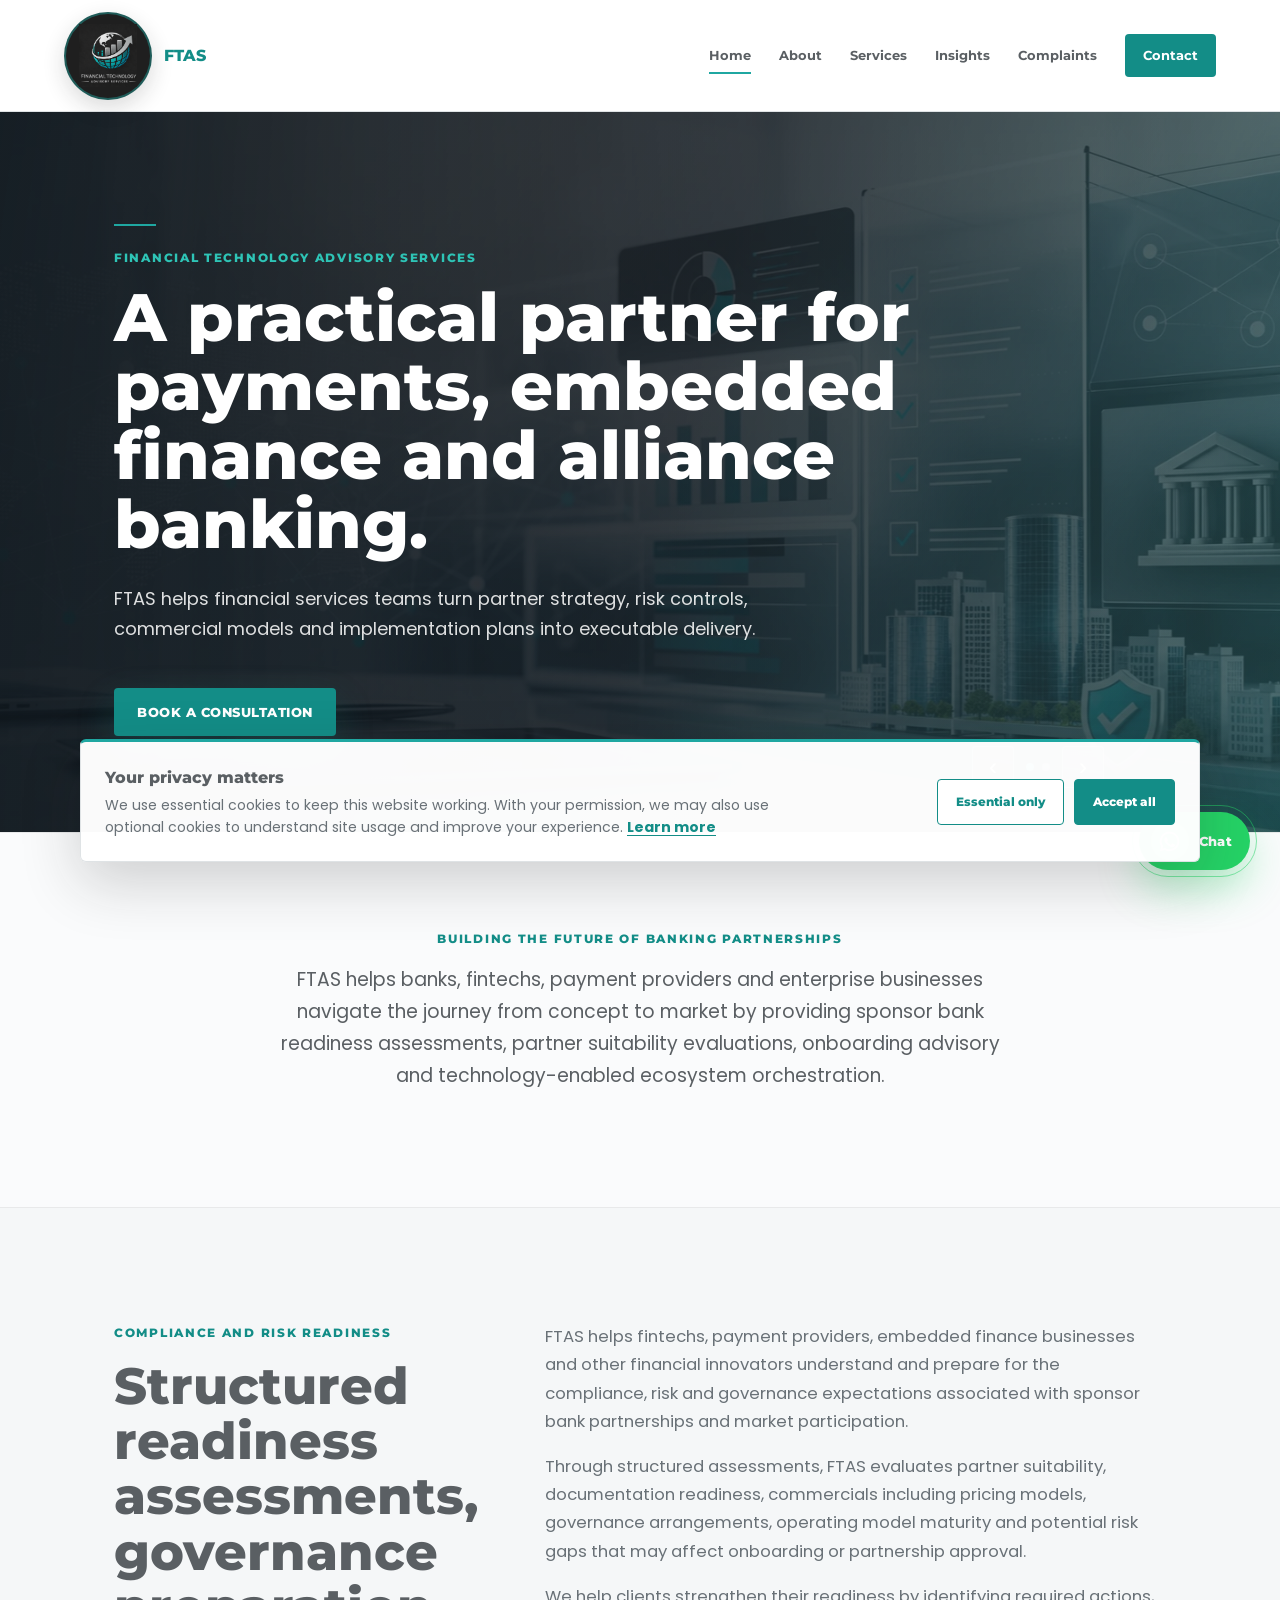
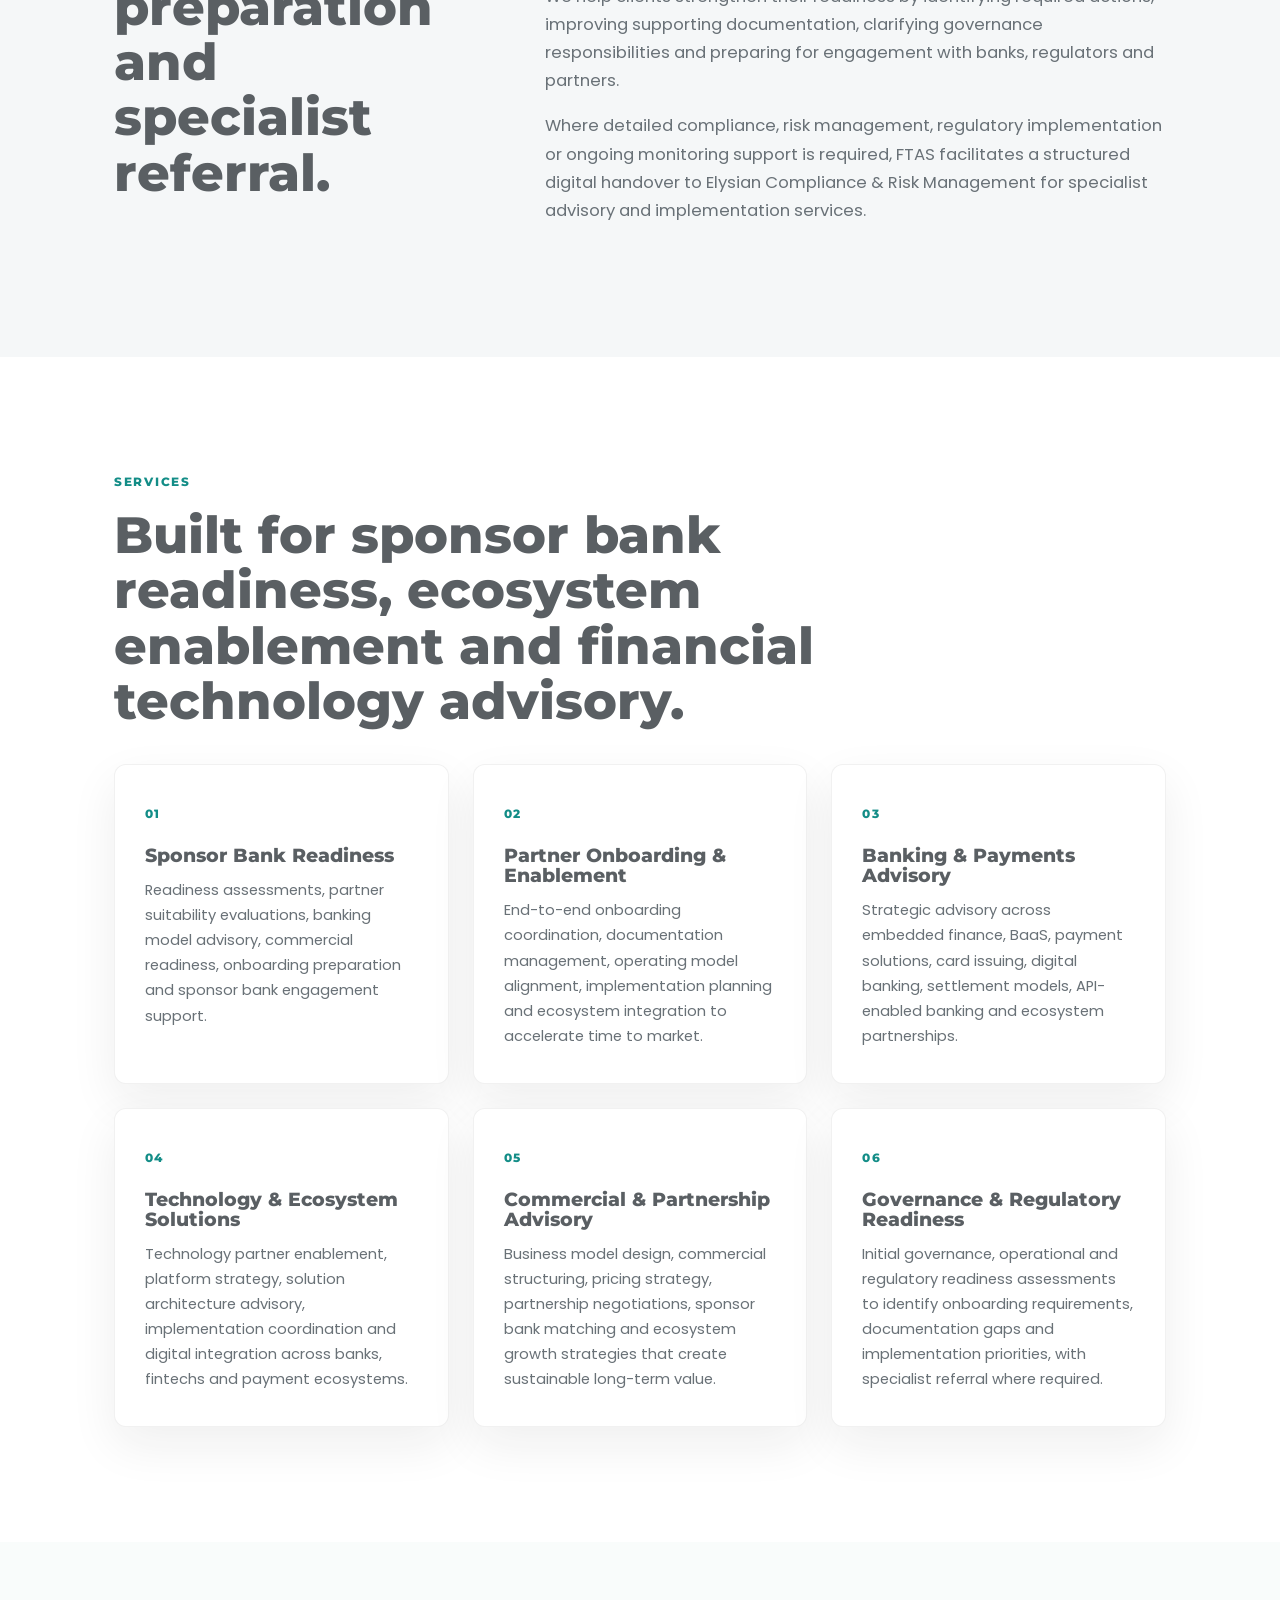
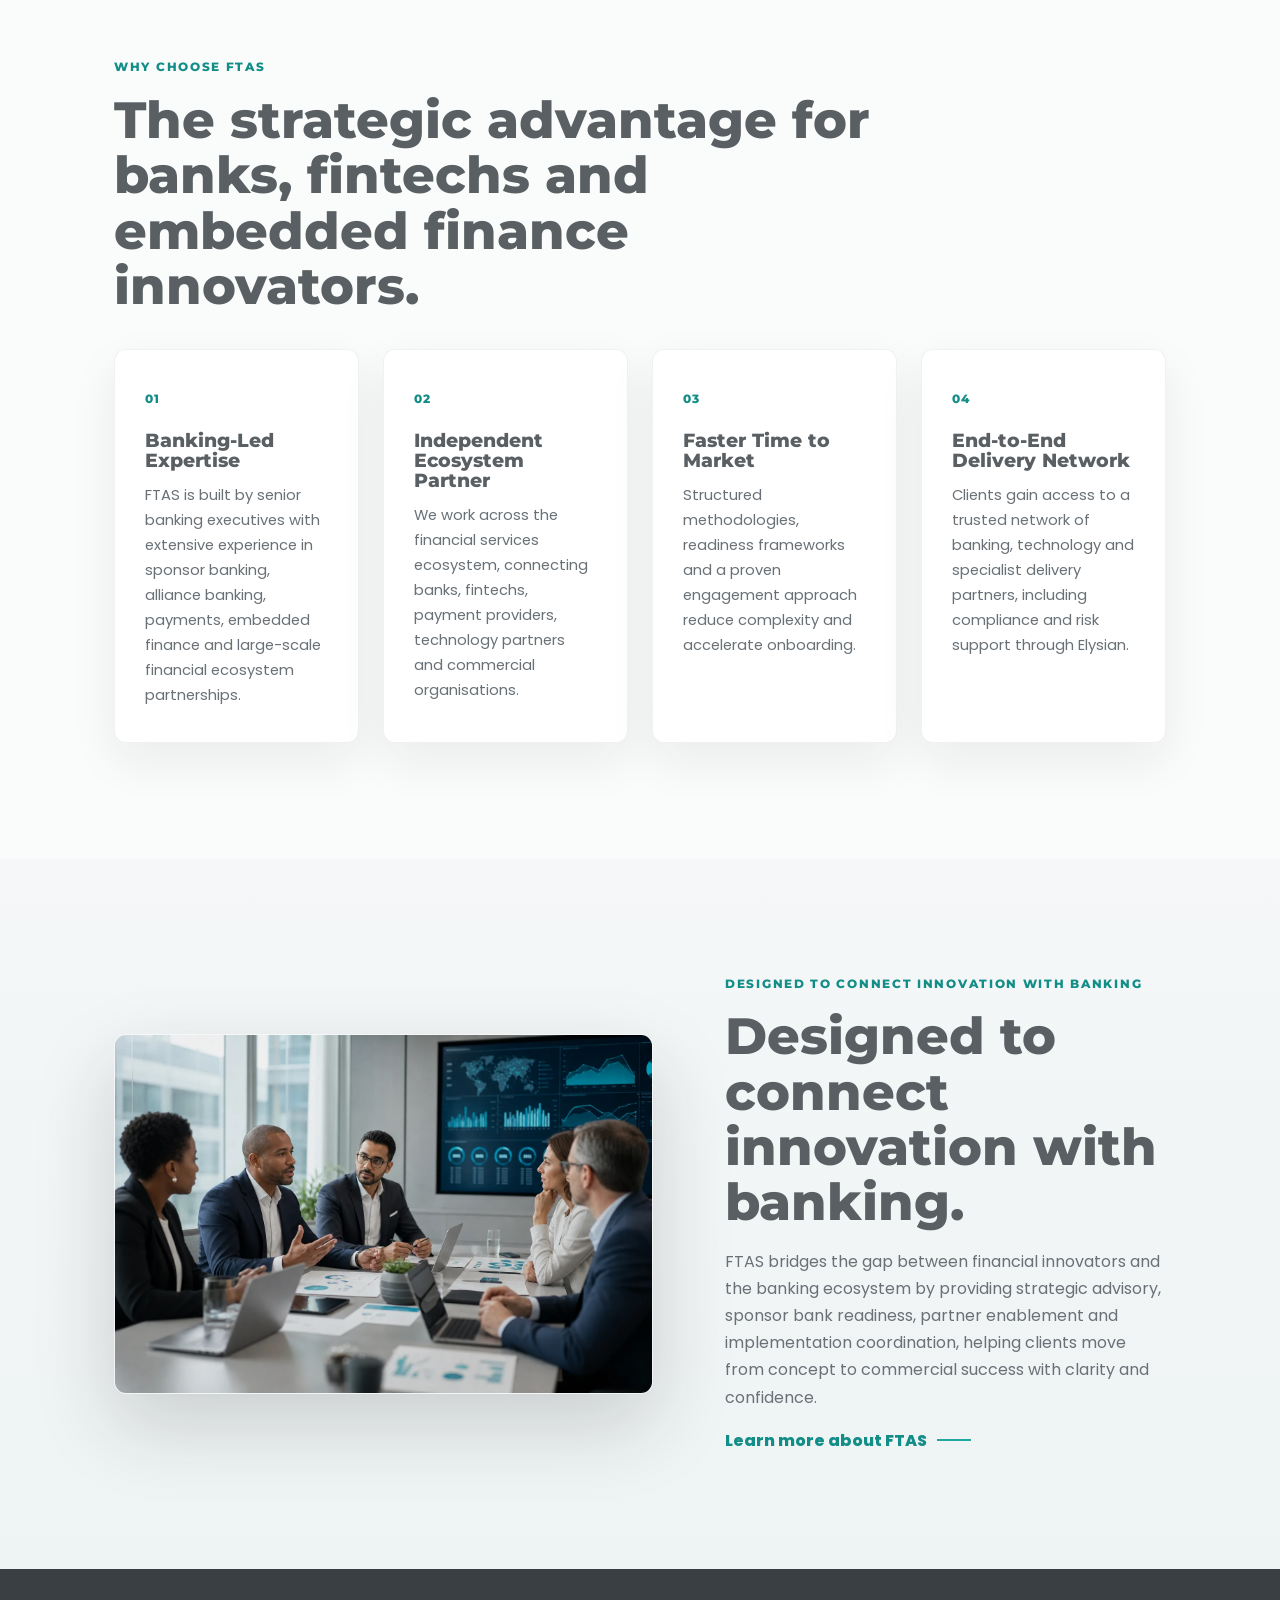
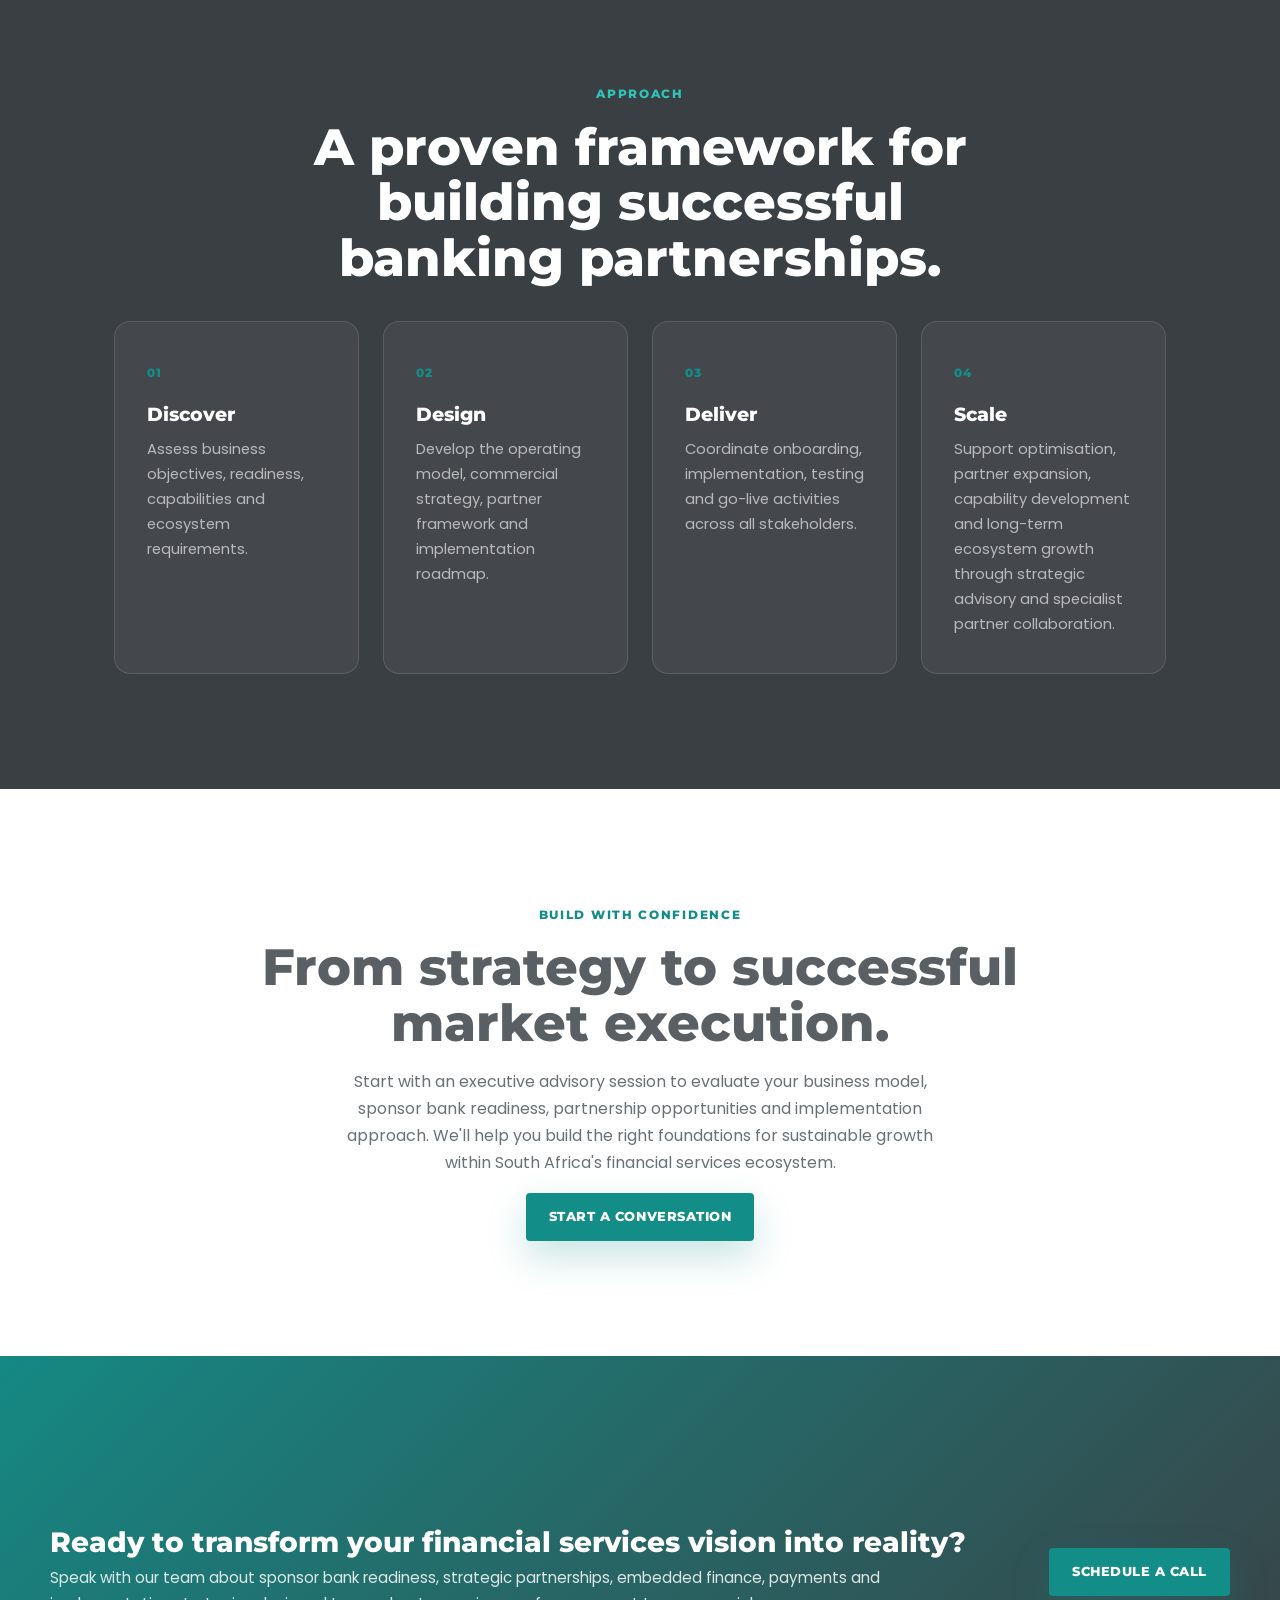
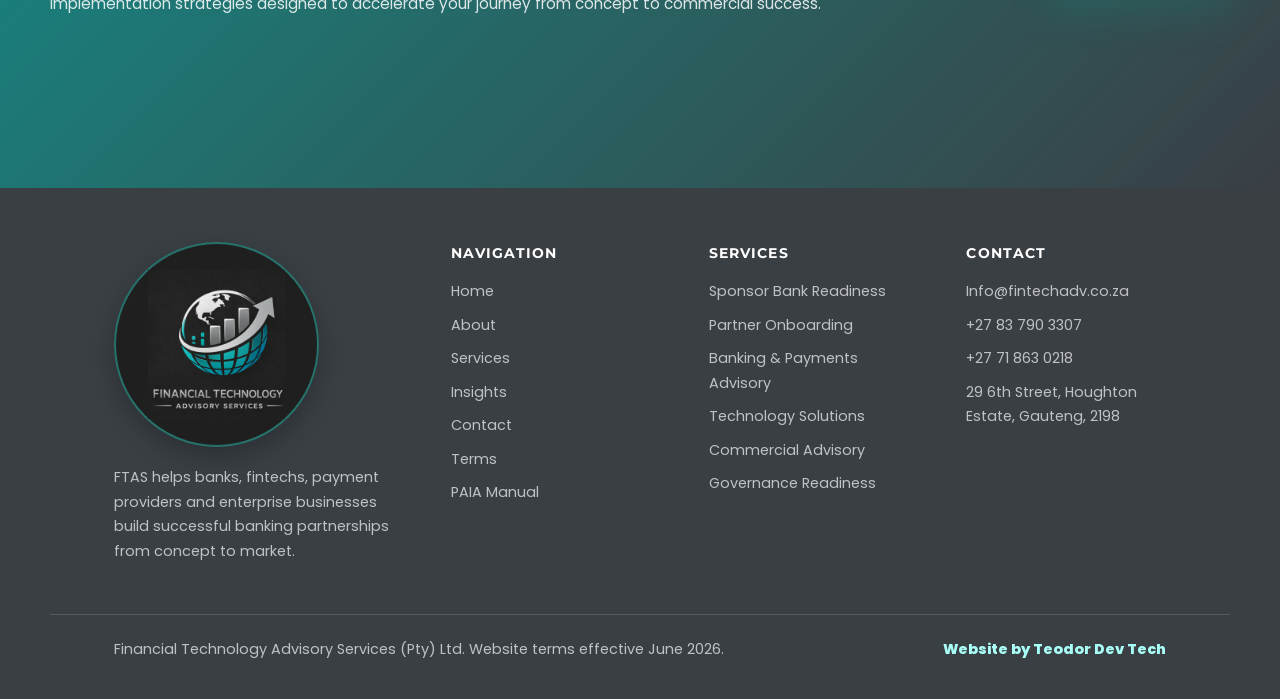
<file: index.html>
<!DOCTYPE html>
<html lang="en">
  <head>
    <meta charset="UTF-8" />
    <meta name="viewport" content="width=device-width, initial-scale=1.0" />
    <meta
      name="description"
      content="FTAS helps banks, fintechs, payment providers and enterprise businesses with sponsor bank readiness, partner onboarding, ecosystem enablement and financial technology advisory."
    />
    <meta name="robots" content="index, follow" />
    <meta name="theme-color" content="#138D87" />
    <title>FTAS | Financial Technology Advisory Services</title>
    <link rel="canonical" href="https://www.fintechadv.co.za/" />
    <meta property="og:type" content="website" />
    <meta property="og:site_name" content="FTAS" />
    <meta property="og:title" content="FTAS | Sponsor Bank Readiness & Banking Partnership Advisory" />
    <meta
      property="og:description"
      content="Sponsor bank readiness, partner onboarding, ecosystem enablement and financial technology advisory for banks, fintechs and embedded finance innovators."
    />
    <meta property="og:url" content="https://www.fintechadv.co.za/" />
    <meta property="og:image" content="https://www.fintechadv.co.za/assets/fintech-advisory-visual.png" />
    <meta name="twitter:card" content="summary_large_image" />
    <meta name="twitter:title" content="FTAS | Sponsor Bank Readiness & Banking Partnership Advisory" />
    <meta
      name="twitter:description"
      content="Sponsor bank readiness, partner onboarding, ecosystem enablement and financial technology advisory for banks, fintechs and embedded finance innovators."
    />
    <meta name="twitter:image" content="https://www.fintechadv.co.za/assets/fintech-advisory-visual.png" />
    <link rel="icon" type="image/png" sizes="192x192" href="/assets/favicon.png" />
    <link rel="apple-touch-icon" sizes="192x192" href="/assets/favicon.png" />
    <link rel="preload" as="image" href="assets/fintech-advisory-visual.webp" type="image/webp" fetchpriority="high" />
    <link rel="preconnect" href="https://fonts.googleapis.com" />
    <link rel="preconnect" href="https://fonts.gstatic.com" crossorigin />
    <link
      href="https://fonts.googleapis.com/css2?family=Montserrat:wght@500;600;700;800&family=Poppins:wght@400;500;600&display=swap"
      rel="stylesheet"
    />
    <link rel="stylesheet" href="style.css" />
    <script type="application/ld+json">
      {
        "@context": "https://schema.org",
        "@type": "WebSite",
        "@id": "https://www.fintechadv.co.za/#website",
        "url": "https://www.fintechadv.co.za/",
        "name": "FTAS",
        "alternateName": "Financial Technology Advisory Services",
        "publisher": { "@id": "https://www.fintechadv.co.za/#organization" }
      }
    </script>
    <script type="application/ld+json">
      {
        "@context": "https://schema.org",
        "@type": "ProfessionalService",
        "@id": "https://www.fintechadv.co.za/#organization",
        "name": "Financial Technology Advisory Services",
        "alternateName": "FTAS",
        "url": "https://www.fintechadv.co.za/",
        "logo": "https://www.fintechadv.co.za/assets/fsa-logo.png",
        "image": "https://www.fintechadv.co.za/assets/fintech-advisory-visual.png",
        "description": "Financial Technology Advisory Services supports banks, fintechs, payment providers and embedded finance teams across strategy, regulation, integration, risk and partner lifecycle control.",
        "email": "Info@fintechadv.co.za",
        "telephone": "+27 71 863 0218",
        "address": {
          "@type": "PostalAddress",
          "streetAddress": "29 6th Street, Houghton Estate",
          "addressRegion": "Gauteng",
          "postalCode": "2198",
          "addressCountry": "ZA"
        },
        "areaServed": "South Africa",
        "serviceType": [
          "Sponsor bank readiness",
          "Partner onboarding",
          "Banking and payments advisory",
          "Technology and ecosystem solutions",
          "Commercial and partnership advisory",
          "Governance and regulatory readiness"
        ],
        "employee": [
          {
            "@type": "Person",
            "@id": "https://www.fintechadv.co.za/about#philicia-robinson",
            "name": "Philicia Robinson",
            "jobTitle": "Managing Director",
            "sameAs": "https://za.linkedin.com/in/philicia-robinson-19b97056"
          },
          {
            "@type": "Person",
            "@id": "https://www.fintechadv.co.za/about#abigail-headbush",
            "name": "Abigail Headbush",
            "honorificSuffix": "CA(SA)",
            "jobTitle": "Director and Chief Financial Officer",
            "sameAs": "https://za.linkedin.com/in/abigail-headbush-ca-sa-4b665bb"
          }
        ]
      }
    </script>
  </head>
  <body>
    <header class="site-header">
      <a class="brand" href="index.html" aria-label="FTAS home">
        <span class="logo-badge"><img src="assets/fsa-logo.webp" alt="Financial Technology Advisory Services logo" width="346" height="378" /></span>
        <span>FTAS</span>
      </a>

      <button class="nav-toggle" type="button" aria-expanded="false" aria-controls="site-nav">
        <span></span>
        <span></span>
        <span></span>
      </button>

      <nav id="site-nav" class="site-nav" aria-label="Primary navigation">
        <a class="active" href="index.html">Home</a>
        <a href="about.html">About</a>
        <a href="services.html">Services</a>
        <a href="insights.html">Insights</a>
        <a class="nav-cta" href="contact.html">Contact</a>
      </nav>
    </header>

    <main>
      <section class="hero hero-home">
        <div class="hero-media hero-slider" data-hero-slider aria-hidden="true">
          <img class="hero-slide is-active" src="assets/fintech-advisory-visual.webp" alt="" width="1774" height="887" fetchpriority="high" />
          <img class="hero-slide" src="assets/advisory-meeting.webp" alt="" width="1536" height="1024" loading="lazy" decoding="async" />
        </div>
        <div class="wrap hero-inner reveal">
          <span class="rule"></span>
          <p class="eyebrow">Financial technology advisory services</p>
          <h1>A practical partner for payments, embedded finance and alliance banking.</h1>
          <p class="hero-copy">
            FTAS helps financial services teams turn partner strategy, risk controls,
            commercial models and implementation plans into executable delivery.
          </p>
          <div class="hero-actions" aria-label="Primary actions">
            <a class="button button-primary" href="contact.html">Book a Consultation</a>
          </div>
        </div>
        <div class="hero-slider-controls" aria-label="Hero image controls">
          <button type="button" data-hero-prev aria-label="Previous hero image">‹</button>
          <div class="hero-slider-dots" aria-hidden="true">
            <span class="is-active"></span>
            <span></span>
          </div>
          <button type="button" data-hero-next aria-label="Next hero image">›</button>
        </div>
      </section>

      <section class="section trust-section">
        <div class="wrap">
          <div class="trust-statement reveal">
            <p class="eyebrow">Building the future of banking partnerships</p>
            <p class="trust-copy">FTAS helps banks, fintechs, payment providers and enterprise businesses navigate the journey from concept to market by providing sponsor bank readiness assessments, partner suitability evaluations, onboarding advisory and technology-enabled ecosystem orchestration.</p>
          </div>
        </div>
      </section>

      <section class="section intro-section">
        <div class="wrap intro-grid">
          <div class="section-kicker reveal">
            <p class="eyebrow">Compliance and risk readiness</p>
            <h2>Structured readiness assessments, governance preparation and specialist referral.</h2>
          </div>
          <div class="intro-copy reveal">
            <p>
              FTAS helps fintechs, payment providers, embedded finance businesses and other
              financial innovators understand and prepare for the compliance, risk and governance
              expectations associated with sponsor bank partnerships and market participation.
            </p>
            <p>
              Through structured assessments, FTAS evaluates partner suitability, documentation
              readiness, commercials including pricing models, governance arrangements, operating
              model maturity and potential risk gaps that may affect onboarding or partnership
              approval.
            </p>
            <p>
              We help clients strengthen their readiness by identifying required actions, improving
              supporting documentation, clarifying governance responsibilities and preparing for
              engagement with banks, regulators and partners.
            </p>
            <p>
              Where detailed compliance, risk management, regulatory implementation or ongoing
              monitoring support is required, FTAS facilitates a structured digital handover to
              Elysian Compliance &amp; Risk Management for specialist advisory and implementation
              services.
            </p>
          </div>
        </div>
      </section>

      <section class="section section-white">
        <div class="wrap">
          <div class="section-heading reveal">
            <p class="eyebrow">Services</p>
            <h2>Built for sponsor bank readiness, ecosystem enablement and financial technology advisory.</h2>
          </div>
          <div class="service-grid service-grid-six reveal">
            <article>
              <span>01</span>
              <h3>Sponsor Bank Readiness</h3>
              <p>Readiness assessments, partner suitability evaluations, banking model advisory, commercial readiness, onboarding preparation and sponsor bank engagement support.</p>
            </article>
            <article>
              <span>02</span>
              <h3>Partner Onboarding & Enablement</h3>
              <p>End-to-end onboarding coordination, documentation management, operating model alignment, implementation planning and ecosystem integration to accelerate time to market.</p>
            </article>
            <article>
              <span>03</span>
              <h3>Banking & Payments Advisory</h3>
              <p>Strategic advisory across embedded finance, BaaS, payment solutions, card issuing, digital banking, settlement models, API-enabled banking and ecosystem partnerships.</p>
            </article>
            <article>
              <span>04</span>
              <h3>Technology & Ecosystem Solutions</h3>
              <p>Technology partner enablement, platform strategy, solution architecture advisory, implementation coordination and digital integration across banks, fintechs and payment ecosystems.</p>
            </article>
            <article>
              <span>05</span>
              <h3>Commercial & Partnership Advisory</h3>
              <p>Business model design, commercial structuring, pricing strategy, partnership negotiations, sponsor bank matching and ecosystem growth strategies that create sustainable long-term value.</p>
            </article>
            <article>
              <span>06</span>
              <h3>Governance & Regulatory Readiness</h3>
              <p>Initial governance, operational and regulatory readiness assessments to identify onboarding requirements, documentation gaps and implementation priorities, with specialist referral where required.</p>
            </article>
          </div>
        </div>
      </section>

      <section class="section section-light">
        <div class="wrap">
          <div class="section-heading reveal">
            <p class="eyebrow">Why choose FTAS</p>
            <h2>The strategic advantage for banks, fintechs and embedded finance innovators.</h2>
          </div>
          <div class="service-grid reveal">
            <article>
              <span>01</span>
              <h3>Banking-Led Expertise</h3>
              <p>FTAS is built by senior banking executives with extensive experience in sponsor banking, alliance banking, payments, embedded finance and large-scale financial ecosystem partnerships.</p>
            </article>
            <article>
              <span>02</span>
              <h3>Independent Ecosystem Partner</h3>
              <p>We work across the financial services ecosystem, connecting banks, fintechs, payment providers, technology partners and commercial organisations.</p>
            </article>
            <article>
              <span>03</span>
              <h3>Faster Time to Market</h3>
              <p>Structured methodologies, readiness frameworks and a proven engagement approach reduce complexity and accelerate onboarding.</p>
            </article>
            <article>
              <span>04</span>
              <h3>End-to-End Delivery Network</h3>
              <p>Clients gain access to a trusted network of banking, technology and specialist delivery partners, including compliance and risk support through Elysian.</p>
            </article>
          </div>
        </div>
      </section>

      <section class="section image-feature">
        <div class="wrap image-feature-grid">
          <figure class="feature-image reveal">
            <img
              src="assets/advisory-meeting.webp"
              width="1536"
              height="1024"
              loading="lazy"
              decoding="async"
              alt="Financial technology advisory team reviewing strategy and risk controls"
            />
          </figure>
          <div class="feature-copy reveal">
            <p class="eyebrow">Designed to connect innovation with banking</p>
            <h2>Designed to connect innovation with banking.</h2>
            <p>
              FTAS bridges the gap between financial innovators and the banking ecosystem by
              providing strategic advisory, sponsor bank readiness, partner enablement and
              implementation coordination, helping clients move from concept to commercial success
              with clarity and confidence.
            </p>
            <a class="text-link" href="about.html">Learn more about FTAS</a>
          </div>
        </div>
      </section>

      <section class="section roadmap-section">
        <div class="wrap">
          <div class="section-heading centered reveal">
            <p class="eyebrow">Approach</p>
            <h2>A proven framework for building successful banking partnerships.</h2>
          </div>
          <div class="timeline reveal">
            <article>
              <span>01</span>
              <h3>Discover</h3>
              <p>Assess business objectives, readiness, capabilities and ecosystem requirements.</p>
            </article>
            <article>
              <span>02</span>
              <h3>Design</h3>
              <p>Develop the operating model, commercial strategy, partner framework and implementation roadmap.</p>
            </article>
            <article>
              <span>03</span>
              <h3>Deliver</h3>
              <p>Coordinate onboarding, implementation, testing and go-live activities across all stakeholders.</p>
            </article>
            <article>
              <span>04</span>
              <h3>Scale</h3>
              <p>Support optimisation, partner expansion, capability development and long-term ecosystem growth through strategic advisory and specialist partner collaboration.</p>
            </article>
          </div>
        </div>
      </section>

      <section class="section final-cta">
        <div class="wrap reveal">
          <p class="eyebrow">Build with confidence</p>
          <h2>From strategy to successful market execution.</h2>
          <p>Start with an executive advisory session to evaluate your business model, sponsor bank readiness, partnership opportunities and implementation approach. We'll help you build the right foundations for sustainable growth within South Africa's financial services ecosystem.</p>
          <a class="button button-primary" href="contact.html">Start a Conversation</a>
        </div>
      </section>

      <section class="section consultation-banner">
        <div class="wrap consultation-inner reveal">
          <div>
            <h3>Ready to transform your financial services vision into reality?</h3>
            <p>Speak with our team about sponsor bank readiness, strategic partnerships, embedded finance, payments and implementation strategies designed to accelerate your journey from concept to commercial success.</p>
          </div>
          <a class="button button-primary" href="contact.html">Schedule a Call</a>
        </div>
      </section>
    </main>

    <footer class="site-footer">
      <div class="wrap footer-grid">
        <div class="footer-brand">
          <span class="logo-badge"><img src="assets/fsa-logo.webp" alt="" width="346" height="378" loading="lazy" decoding="async" /></span>
          <p>
            FTAS helps banks, fintechs, payment providers and enterprise businesses build successful
            banking partnerships from concept to market.
          </p>
        </div>
        <div>
          <h4>Navigation</h4>
          <a href="index.html">Home</a>
          <a href="about.html">About</a>
          <a href="services.html">Services</a>
          <a href="insights.html">Insights</a>
          <a href="contact.html">Contact</a>
          <a href="terms.html">Terms</a>
          <a href="paia.html">PAIA Manual</a>
        </div>
        <div>
          <h4>Services</h4>
          <a href="services.html#readiness">Sponsor Bank Readiness</a>
          <a href="services.html#onboarding">Partner Onboarding</a>
          <a href="services.html#banking">Banking & Payments Advisory</a>
          <a href="services.html#technology">Technology Solutions</a>
          <a href="services.html#partnership">Commercial Advisory</a>
          <a href="services.html#governance">Governance Readiness</a>
        </div>
        <div>
          <h4>Contact</h4>
          <a href="mailto:Info@fintechadv.co.za">Info@fintechadv.co.za</a>
          <a href="tel:+27837903307">+27 83 790 3307</a>
          <a href="tel:+27718630218">+27 71 863 0218</a>
          <p>29 6th Street, Houghton Estate, Gauteng, 2198</p>
        </div>
      </div>
      <div class="wrap footer-bottom">
        <span>Financial Technology Advisory Services (Pty) Ltd. Website terms effective June 2026.</span>
        <a href="https://www.teodordev.co.za" target="_blank" rel="noopener">Website by Teodor Dev Tech</a>
      </div>
    </footer>

    <script src="script.js" defer></script>
  </body>
</html>
</file>
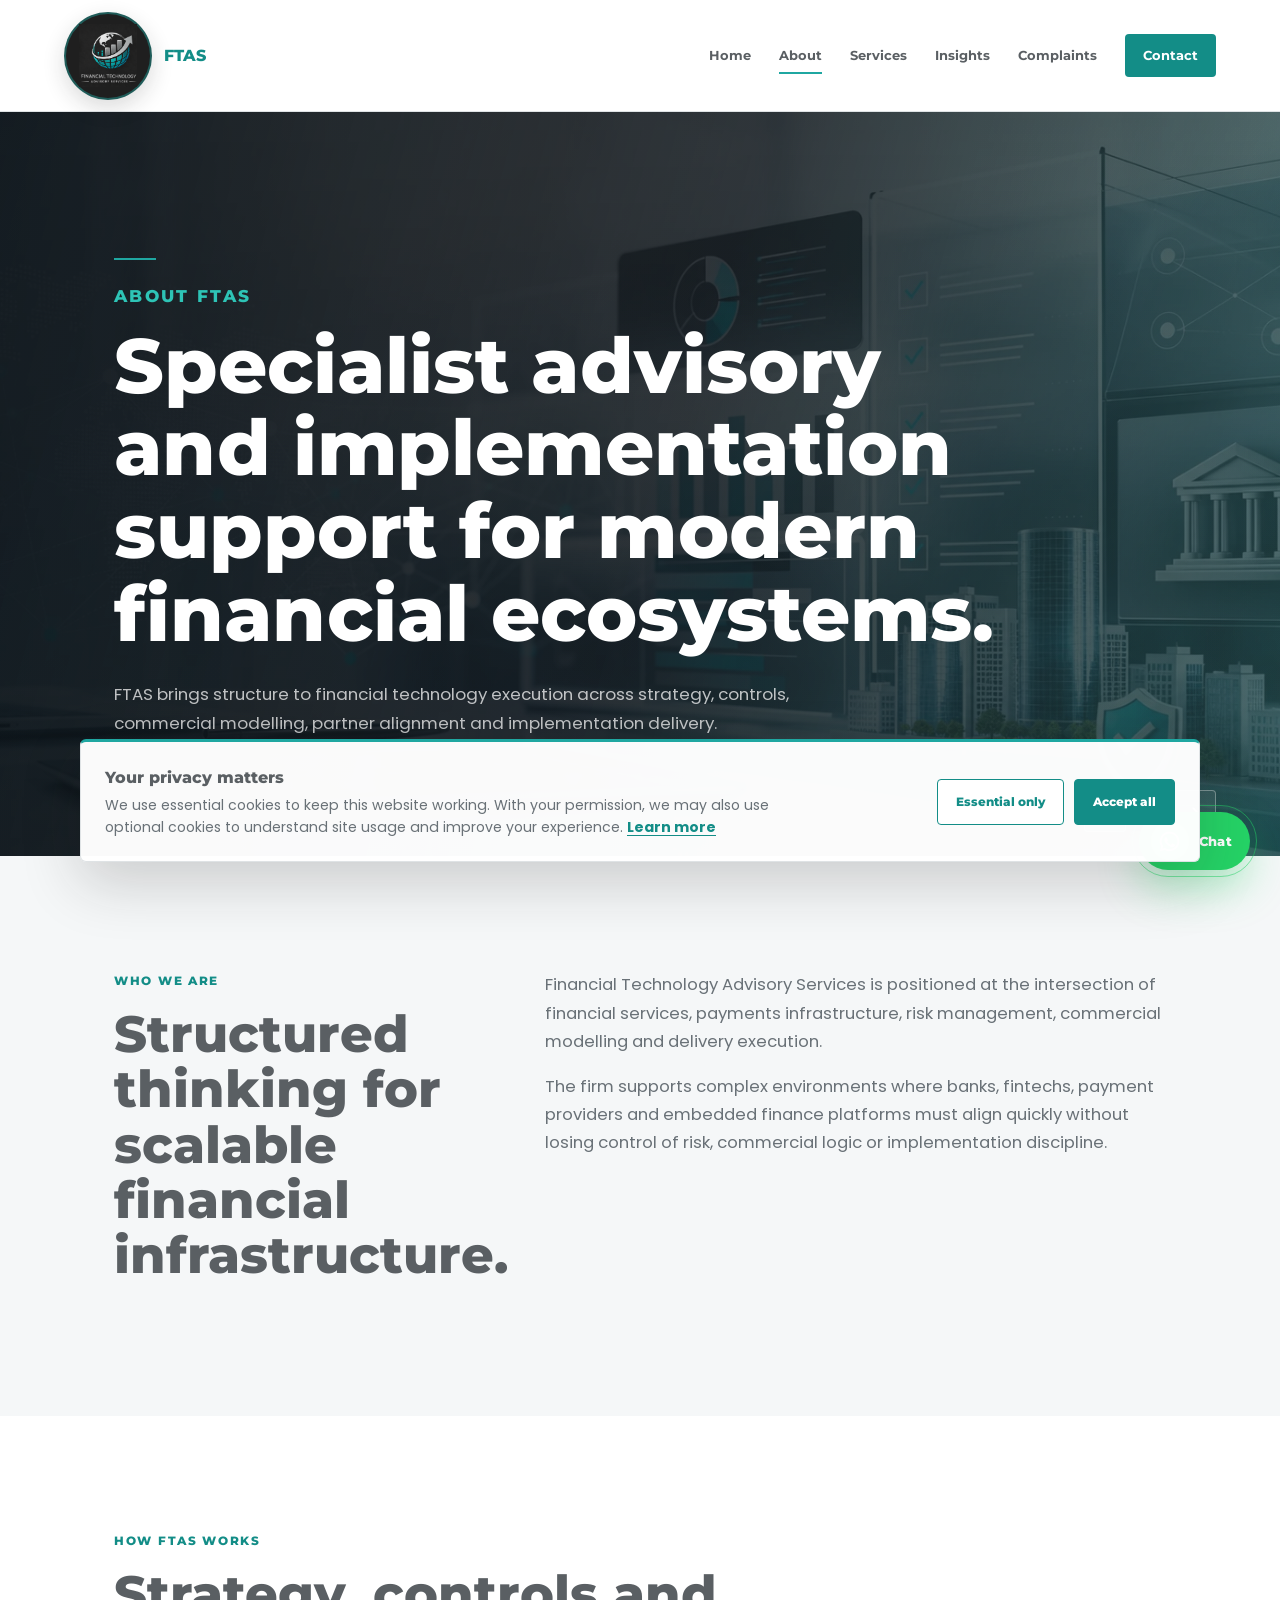
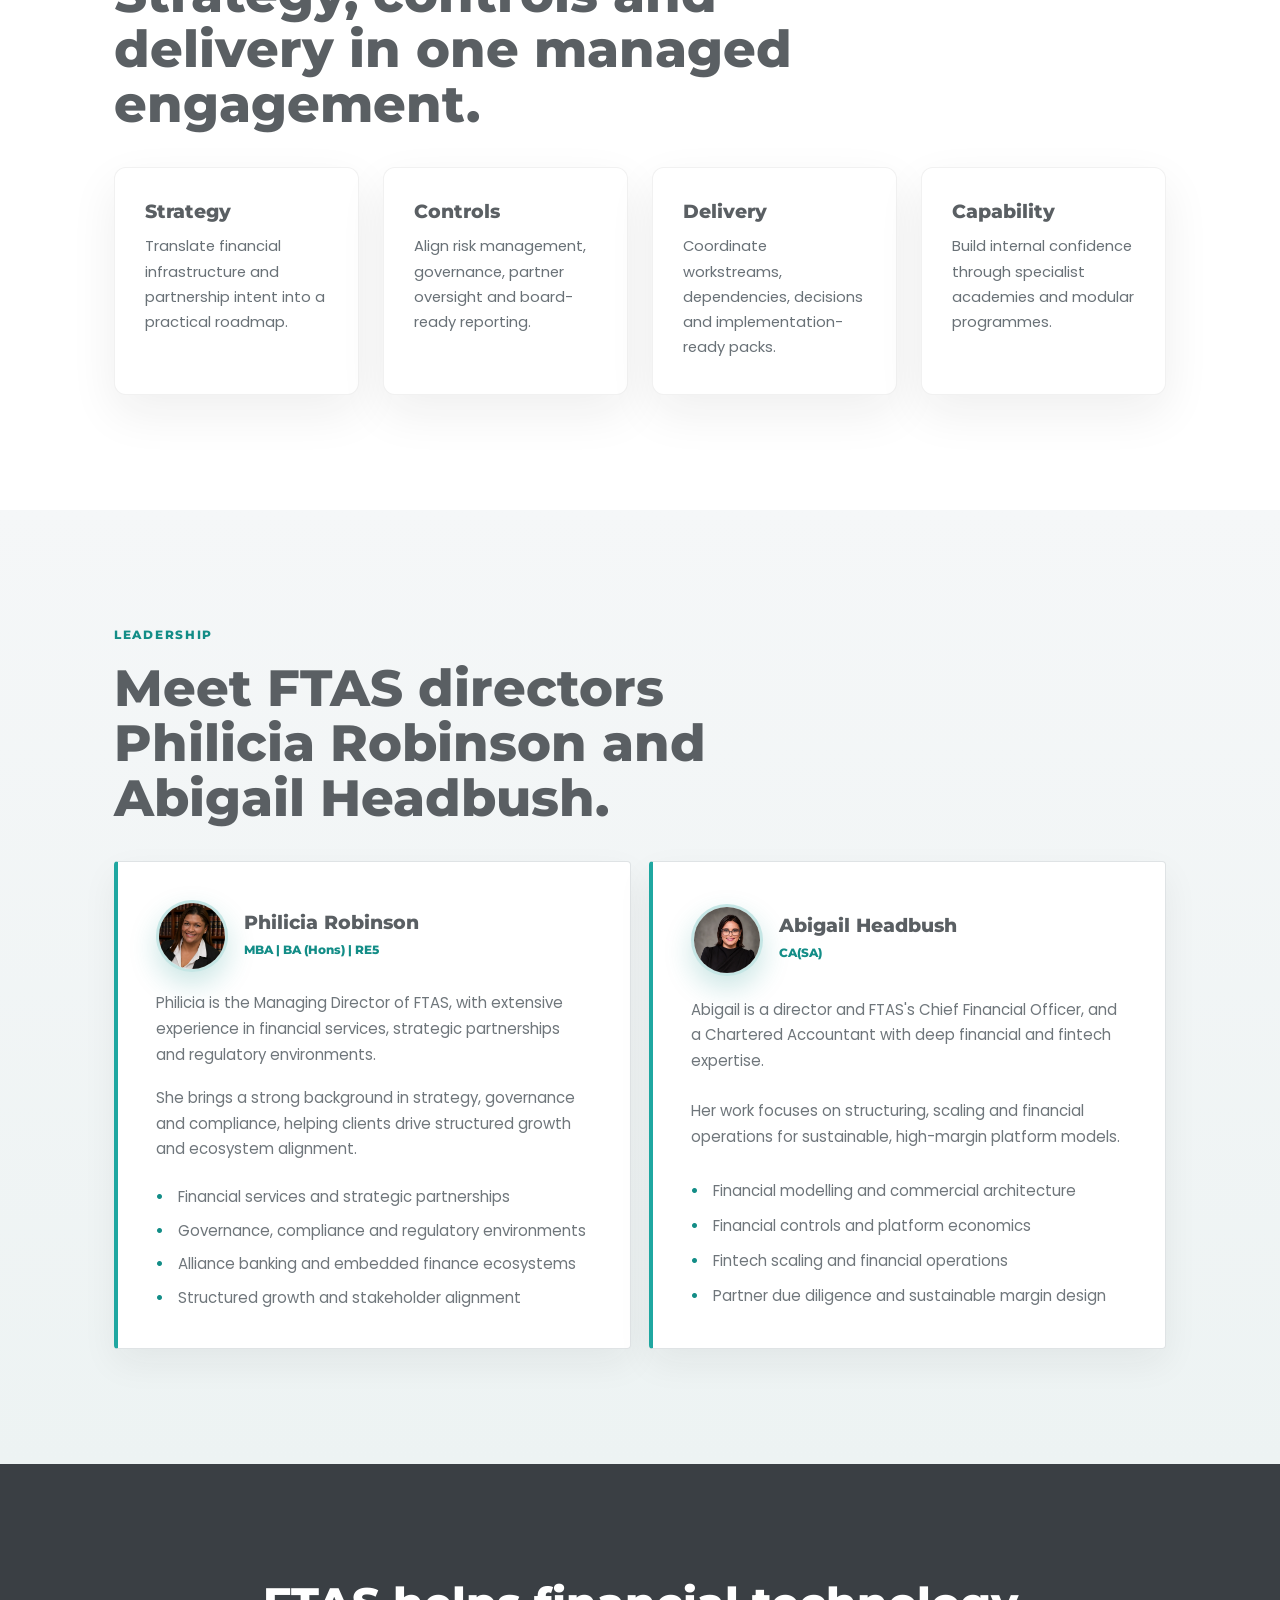
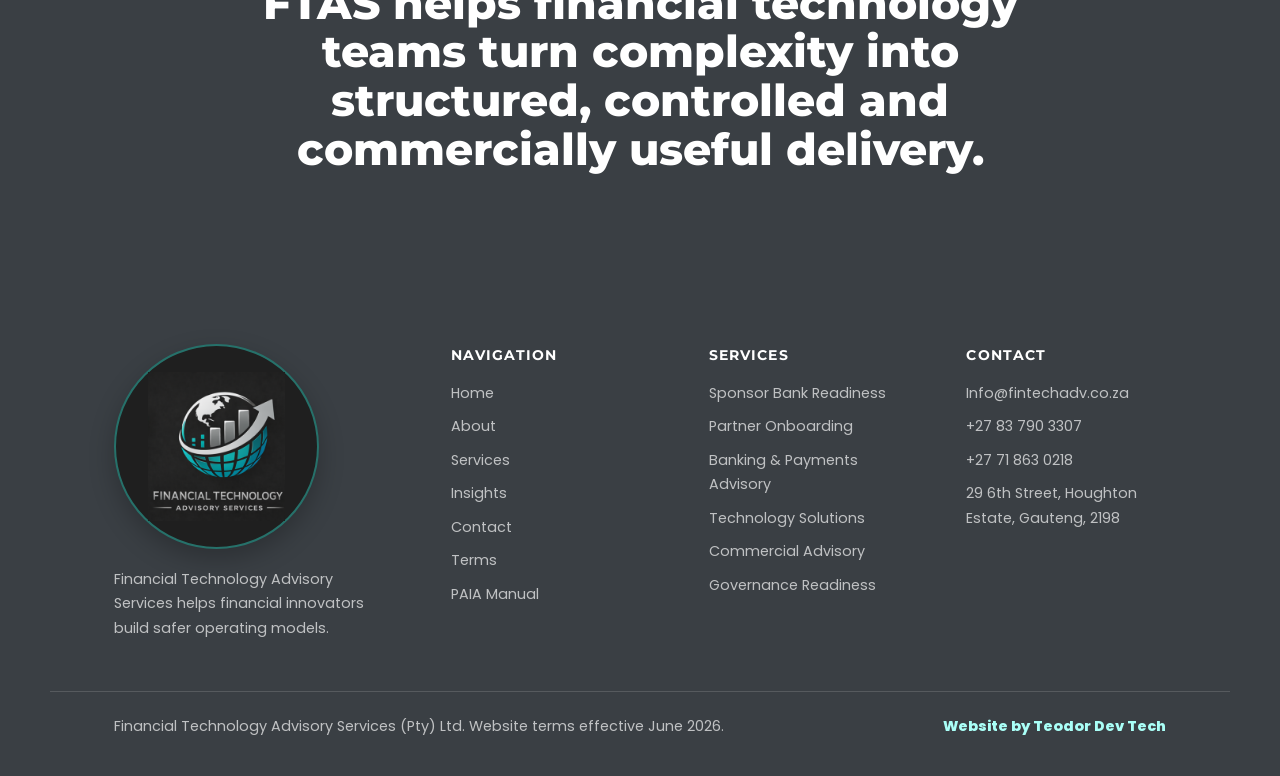
<file: about.html>
<!DOCTYPE html>
<html lang="en">
  <head>
    <meta charset="UTF-8" />
    <meta name="viewport" content="width=device-width, initial-scale=1.0" />
    <meta
      name="description"
      content="Meet FTAS directors Philicia Robinson and Abigail Headbush CA(SA), South African financial services leaders in fintech, banking, risk, governance and commercial execution."
    />
    <meta name="robots" content="index, follow" />
    <meta name="theme-color" content="#138D87" />
    <title>Financial Technology Advisory Services</title>
    <link rel="canonical" href="https://www.fintechadv.co.za/about" />
    <meta property="og:type" content="website" />
    <meta property="og:site_name" content="FTAS" />
    <meta property="og:title" content="Philicia Robinson &amp; Abigail Headbush | FTAS Directors" />
    <meta property="og:description" content="Meet the directors of Financial Technology Advisory Services: Philicia Robinson and Abigail Headbush CA(SA)." />
    <meta property="og:url" content="https://www.fintechadv.co.za/about" />
    <meta property="og:image" content="https://www.fintechadv.co.za/assets/advisory-meeting.png" />
    <meta name="twitter:card" content="summary_large_image" />
    <script type="application/ld+json">
      {
        "@context": "https://schema.org",
        "@graph": [
          {
            "@type": "AboutPage",
            "@id": "https://www.fintechadv.co.za/about#page",
            "url": "https://www.fintechadv.co.za/about",
            "name": "Philicia Robinson and Abigail Headbush | FTAS Directors",
            "about": [
              { "@id": "https://www.fintechadv.co.za/about#philicia-robinson" },
              { "@id": "https://www.fintechadv.co.za/about#abigail-headbush" }
            ]
          },
          {
            "@type": "Organization",
            "@id": "https://www.fintechadv.co.za/#organization",
            "name": "Financial Technology Advisory Services",
            "alternateName": "FTAS",
            "url": "https://www.fintechadv.co.za/"
          },
          {
            "@type": "Person",
            "@id": "https://www.fintechadv.co.za/about#philicia-robinson",
            "name": "Philicia Robinson",
            "jobTitle": "Managing Director",
            "image": "https://www.fintechadv.co.za/assets/philicia-robinson.png",
            "url": "https://www.fintechadv.co.za/about#philicia-robinson",
            "worksFor": { "@id": "https://www.fintechadv.co.za/#organization" },
            "sameAs": [
              "https://za.linkedin.com/in/philicia-robinson-19b97056"
            ],
            "knowsAbout": [
              "Financial services",
              "Strategic partnerships",
              "Governance and compliance",
              "Alliance banking",
              "Embedded finance"
            ]
          },
          {
            "@type": "Person",
            "@id": "https://www.fintechadv.co.za/about#abigail-headbush",
            "name": "Abigail Headbush",
            "honorificSuffix": "CA(SA)",
            "jobTitle": "Director and Chief Financial Officer",
            "image": "https://www.fintechadv.co.za/assets/abigail-headbush.png",
            "url": "https://www.fintechadv.co.za/about#abigail-headbush",
            "worksFor": { "@id": "https://www.fintechadv.co.za/#organization" },
            "sameAs": [
              "https://za.linkedin.com/in/abigail-headbush-ca-sa-4b665bb"
            ],
            "knowsAbout": [
              "Financial modelling",
              "Commercial architecture",
              "Financial controls",
              "Fintech operations",
              "Partner due diligence"
            ]
          }
        ]
      }
    </script>
    <link rel="icon" type="image/png" sizes="192x192" href="assets/favicon.png" />
    <link rel="preconnect" href="https://fonts.googleapis.com" />
    <link rel="preconnect" href="https://fonts.gstatic.com" crossorigin />
    <link
      href="https://fonts.googleapis.com/css2?family=Montserrat:wght@500;600;700;800&family=Poppins:wght@400;500;600&display=swap"
      rel="stylesheet"
    />
    <link rel="stylesheet" href="style.css" />
  </head>
  <body>
    <header class="site-header">
      <a class="brand" href="index.html" aria-label="FTAS home">
        <span class="logo-badge"><img src="assets/fsa-logo.webp" alt="Financial Technology Advisory Services logo" width="346" height="378" /></span>
        <span>FTAS</span>
      </a>
      <button class="nav-toggle" type="button" aria-expanded="false" aria-controls="site-nav">
        <span></span><span></span><span></span>
      </button>
      <nav id="site-nav" class="site-nav" aria-label="Primary navigation">
        <a href="index.html">Home</a>
        <a class="active" href="about.html">About</a>
        <a href="services.html">Services</a>
        <a href="insights.html">Insights</a>
        <a class="nav-cta" href="contact.html">Contact</a>
      </nav>
    </header>

    <main>
      <section class="page-hero">
        <div class="wrap page-hero-inner reveal">
          <span class="rule"></span>
          <p class="eyebrow">About FTAS</p>
          <h1>Specialist advisory and implementation support for modern financial ecosystems.</h1>
          <p>
            FTAS brings structure to financial technology execution across strategy, controls,
            commercial modelling, partner alignment and implementation delivery.
          </p>
        </div>
      </section>

      <section class="section">
        <div class="wrap intro-grid">
          <div class="section-kicker reveal">
            <p class="eyebrow">Who we are</p>
            <h2>Structured thinking for scalable financial infrastructure.</h2>
          </div>
          <div class="intro-copy reveal">
            <p>
              Financial Technology Advisory Services is positioned at the intersection of financial
              services, payments infrastructure, risk management, commercial modelling and delivery
              execution.
            </p>
            <p>
              The firm supports complex environments where banks, fintechs, payment providers and
              embedded finance platforms must align quickly without losing control of risk,
              commercial logic or implementation discipline.
            </p>
          </div>
        </div>
      </section>

      <section class="section section-white">
        <div class="wrap">
          <div class="section-heading reveal">
            <p class="eyebrow">How FTAS works</p>
            <h2>Strategy, controls and delivery in one managed engagement.</h2>
          </div>
          <div class="principle-grid reveal">
            <article>
              <h3>Strategy</h3>
              <p>Translate financial infrastructure and partnership intent into a practical roadmap.</p>
            </article>
            <article>
              <h3>Controls</h3>
              <p>Align risk management, governance, partner oversight and board-ready reporting.</p>
            </article>
            <article>
              <h3>Delivery</h3>
              <p>Coordinate workstreams, dependencies, decisions and implementation-ready packs.</p>
            </article>
            <article>
              <h3>Capability</h3>
              <p>Build internal confidence through specialist academies and modular programmes.</p>
            </article>
          </div>
        </div>
      </section>

      <section class="section team-section">
        <div class="wrap">
          <div class="section-heading reveal">
            <p class="eyebrow">Leadership</p>
            <h2>Meet FTAS directors Philicia Robinson and Abigail Headbush.</h2>
          </div>

          <div class="team-grid reveal">
            <article class="team-card" id="philicia-robinson">
              <div class="team-card-header">
                <img
                  class="team-photo"
                  src="assets/philicia-robinson.webp"
                  width="1024"
                  height="1024"
                  loading="lazy"
                  decoding="async"
                  alt="Philicia Robinson"
                />
                <div>
                  <h3>Philicia Robinson</h3>
                  <p>MBA | BA (Hons) | RE5</p>
                </div>
              </div>
              <p>
                Philicia is the Managing Director of FTAS, with extensive experience in financial
                services, strategic partnerships and regulatory environments.
              </p>
              <p>
                She brings a strong background in strategy, governance and compliance, helping
                clients drive structured growth and ecosystem alignment.
              </p>
              <ul>
                <li>Financial services and strategic partnerships</li>
                <li>Governance, compliance and regulatory environments</li>
                <li>Alliance banking and embedded finance ecosystems</li>
                <li>Structured growth and stakeholder alignment</li>
              </ul>
            </article>

            <article class="team-card" id="abigail-headbush">
              <div class="team-card-header">
                <img
                  class="team-photo"
                  src="assets/abigail-headbush.webp"
                  width="1023"
                  height="1537"
                  loading="lazy"
                  decoding="async"
                  alt="Abigail Headbush"
                />
                <div>
                  <h3>Abigail Headbush</h3>
                  <p>CA(SA)</p>
                </div>
              </div>
              <p>
                Abigail is a director and FTAS's Chief Financial Officer, and a Chartered Accountant with deep
                financial and fintech expertise.
              </p>
              <p>
                Her work focuses on structuring, scaling and financial operations for sustainable,
                high-margin platform models.
              </p>
              <ul>
                <li>Financial modelling and commercial architecture</li>
                <li>Financial controls and platform economics</li>
                <li>Fintech scaling and financial operations</li>
                <li>Partner due diligence and sustainable margin design</li>
              </ul>
            </article>
          </div>
        </div>
      </section>

      <section class="section statement-section">
        <div class="wrap reveal">
          <blockquote>
            FTAS helps financial technology teams turn complexity into structured, controlled and
            commercially useful delivery.
          </blockquote>
        </div>
      </section>
    </main>

    <footer class="site-footer">
      <div class="wrap footer-grid">
        <div class="footer-brand">
          <span class="logo-badge"><img src="assets/fsa-logo.webp" alt="" width="346" height="378" loading="lazy" decoding="async" /></span>
          <p>Financial Technology Advisory Services helps financial innovators build safer operating models.</p>
        </div>
        <div>
          <h4>Navigation</h4>
          <a href="index.html">Home</a><a href="about.html">About</a><a href="services.html">Services</a><a href="insights.html">Insights</a><a href="contact.html">Contact</a><a href="terms.html">Terms</a><a href="paia.html">PAIA Manual</a>
        </div>
        <div>
          <h4>Services</h4>
          <a href="services.html#readiness">Sponsor Bank Readiness</a><a href="services.html#onboarding">Partner Onboarding</a><a href="services.html#banking">Banking & Payments Advisory</a><a href="services.html#technology">Technology Solutions</a><a href="services.html#partnership">Commercial Advisory</a><a href="services.html#governance">Governance Readiness</a>
        </div>
        <div>
          <h4>Contact</h4>
          <a href="mailto:Info@fintechadv.co.za">Info@fintechadv.co.za</a><a href="tel:+27837903307">+27 83 790 3307</a><a href="tel:+27718630218">+27 71 863 0218</a><p>29 6th Street, Houghton Estate, Gauteng, 2198</p>
        </div>
      </div>
      <div class="wrap footer-bottom">
        <span>Financial Technology Advisory Services (Pty) Ltd. Website terms effective June 2026.</span>
        <a href="https://www.teodordev.co.za" target="_blank" rel="noopener">Website by Teodor Dev Tech</a>
      </div>
    </footer>
    <script src="script.js" defer></script>
  </body>
</html>
</file>
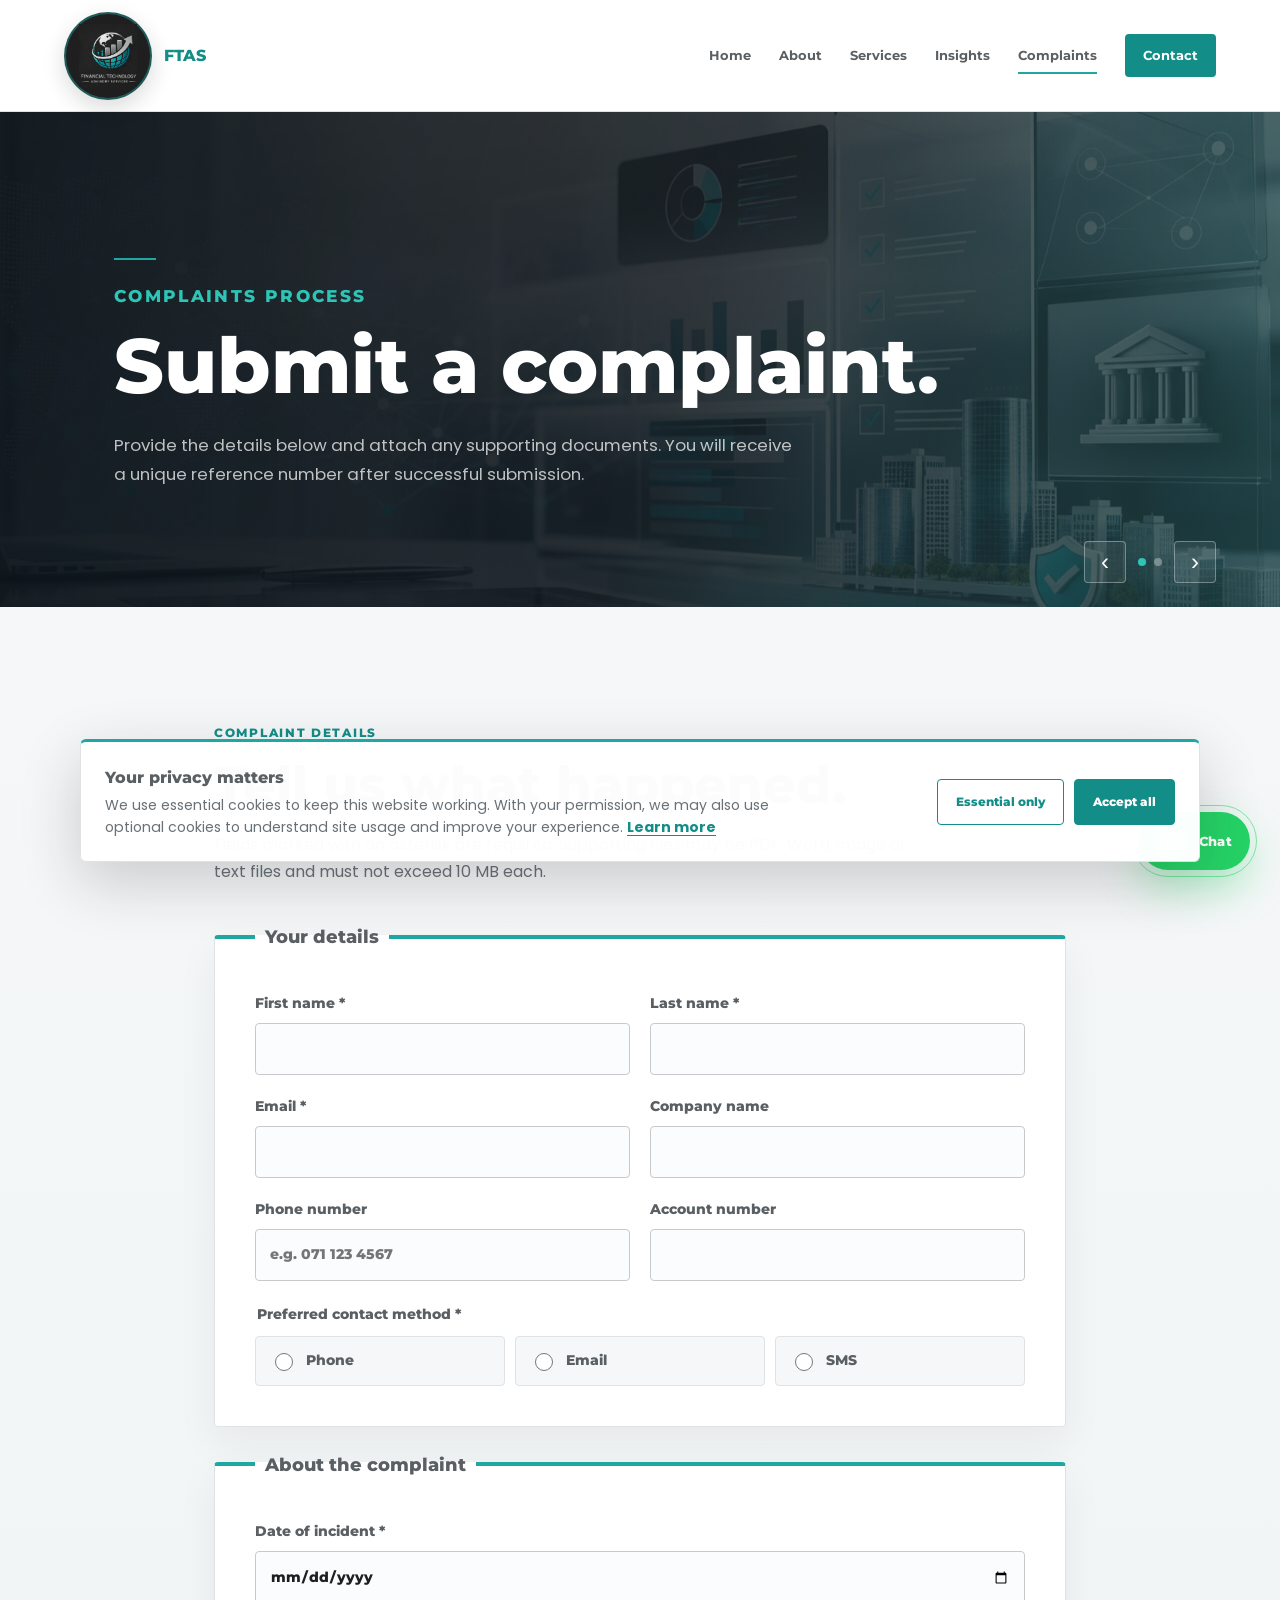
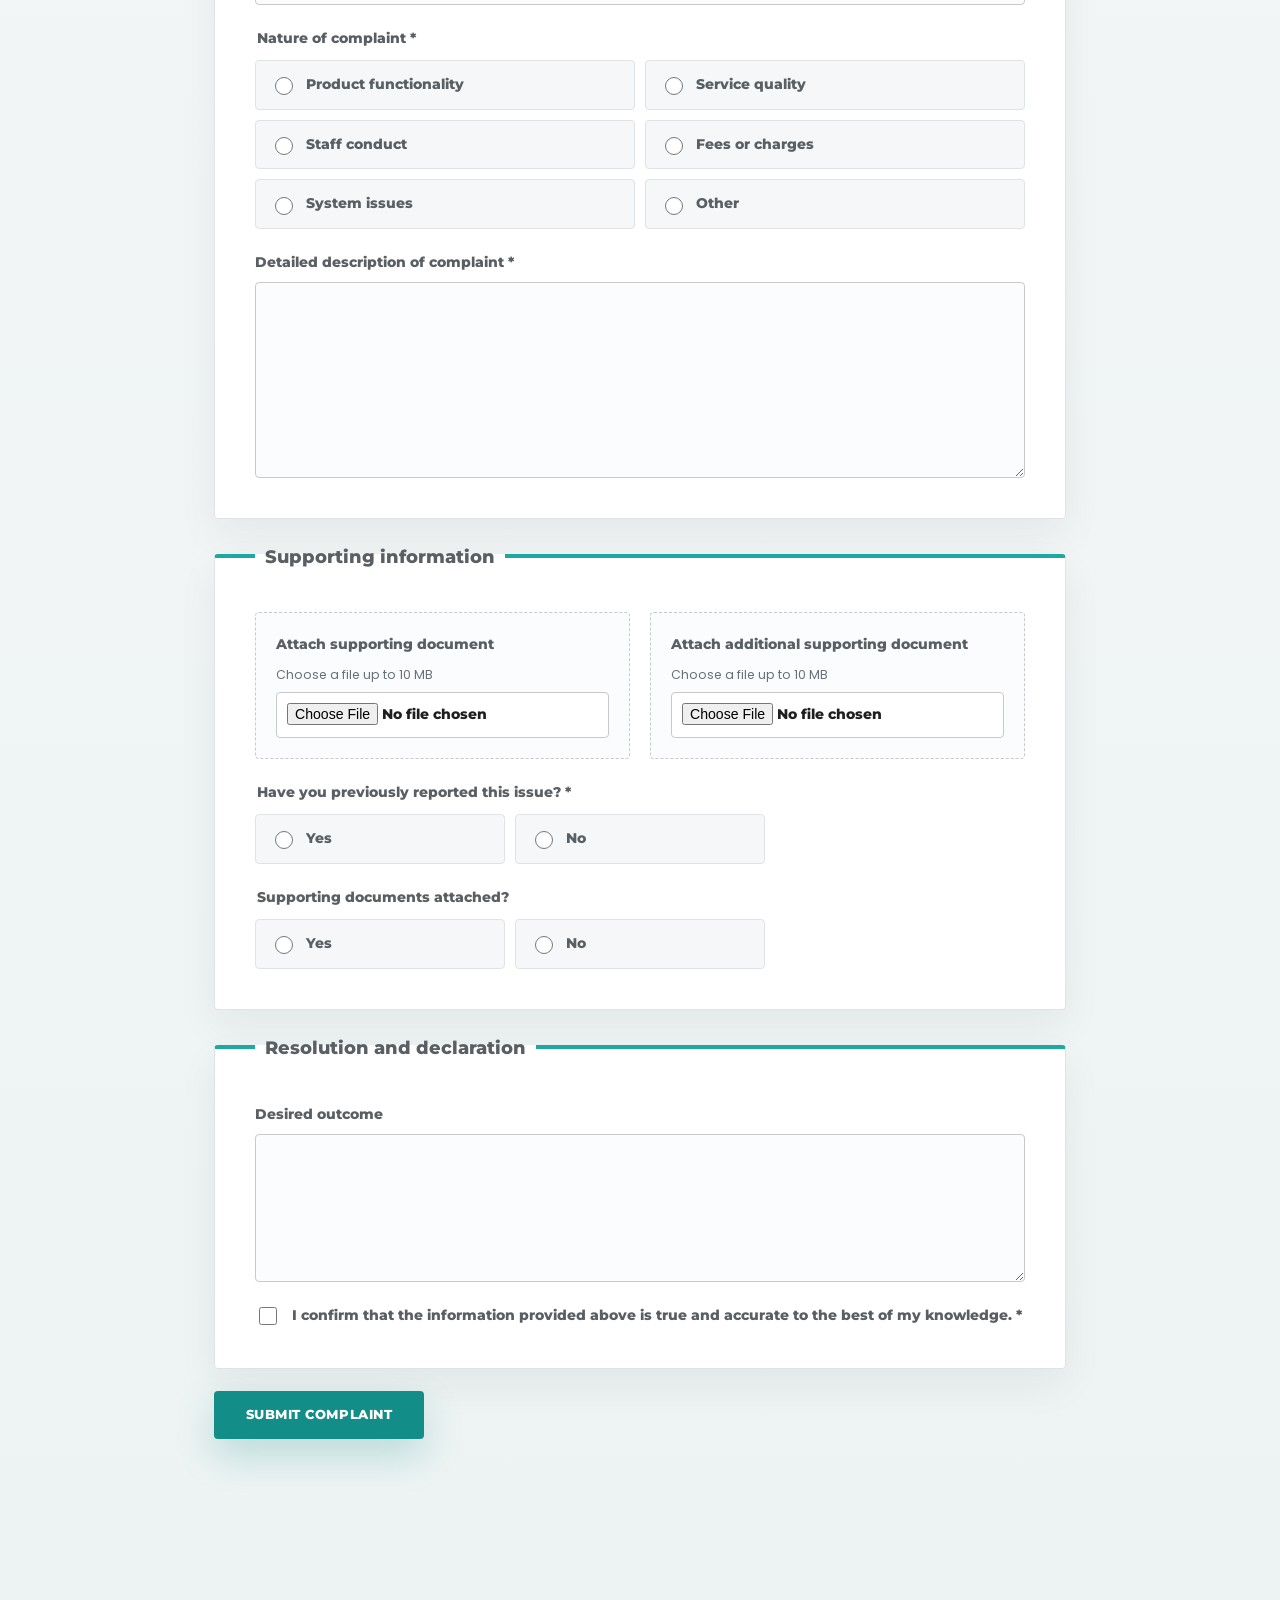
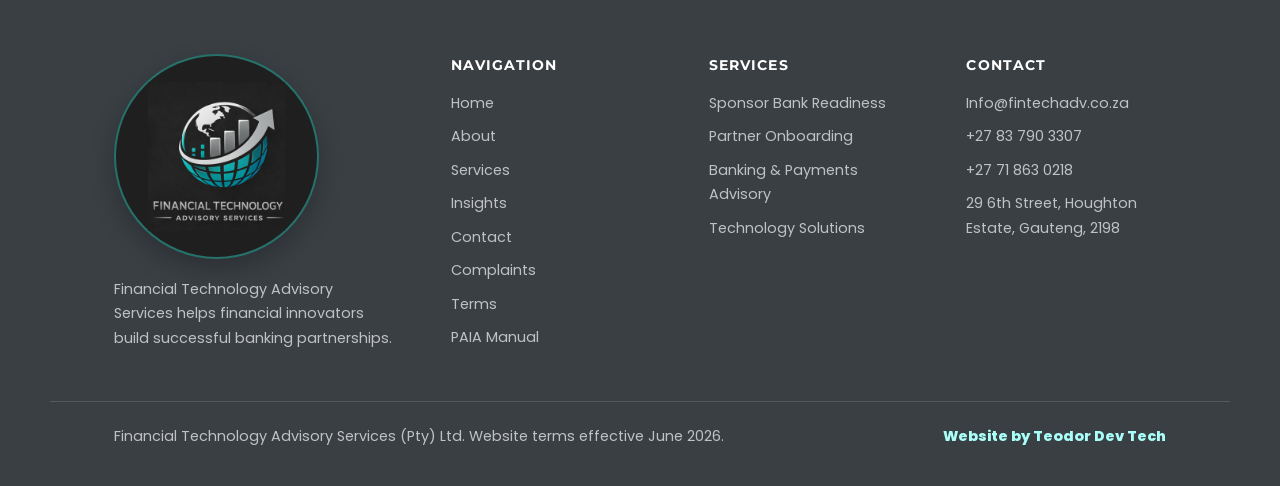
<file: complaints.html>
<!DOCTYPE html>
<html lang="en">
  <head>
    <meta charset="UTF-8" />
    <meta name="viewport" content="width=device-width, initial-scale=1.0" />
    <meta name="description" content="Submit a complaint to Financial Technology Advisory Services and receive a unique complaint reference number." />
    <meta name="robots" content="index, follow" />
    <meta name="theme-color" content="#138D87" />
    <title>Submit a Complaint | FTAS</title>
    <link rel="canonical" href="https://www.fintechadv.co.za/complaints" />
    <link rel="icon" type="image/png" sizes="192x192" href="/assets/favicon.png" />
    <link rel="preconnect" href="https://fonts.googleapis.com" />
    <link rel="preconnect" href="https://fonts.gstatic.com" crossorigin />
    <link href="https://fonts.googleapis.com/css2?family=Montserrat:wght@500;600;700;800&family=Poppins:wght@400;500;600&display=swap" rel="stylesheet" />
    <link rel="stylesheet" href="style.css" />
  </head>
  <body>
    <header class="site-header">
      <a class="brand" href="index.html" aria-label="FTAS home">
        <span class="logo-badge"><img src="assets/fsa-logo.webp" alt="Financial Technology Advisory Services logo" width="346" height="378" /></span>
        <span>FTAS</span>
      </a>
      <button class="nav-toggle" type="button" aria-expanded="false" aria-controls="site-nav"><span></span><span></span><span></span></button>
      <nav id="site-nav" class="site-nav" aria-label="Primary navigation">
        <a href="index.html">Home</a><a href="about.html">About</a><a href="services.html">Services</a><a href="insights.html">Insights</a><a href="complaints.html" class="active">Complaints</a><a class="nav-cta" href="contact.html">Contact</a>
      </nav>
    </header>

    <main>
      <section class="page-hero">
        <div class="wrap page-hero-inner reveal">
          <span class="rule"></span>
          <p class="eyebrow">Complaints process</p>
          <h1>Submit a complaint.</h1>
          <p>Provide the details below and attach any supporting documents. You will receive a unique reference number after successful submission.</p>
        </div>
      </section>

      <section class="section complaints-section">
        <div class="wrap complaints-wrap reveal">
          <div class="complaints-intro">
            <p class="eyebrow">Complaint details</p>
            <h2>Tell us what happened.</h2>
            <p>Fields marked with an asterisk are required. Supporting files may be PDF, Word, image or text files and must not exceed 10 MB each.</p>
          </div>

          <form class="complaints-form" id="complaints-form" action="https://formsubmit.co/Info@fintechadv.co.za" method="POST" enctype="multipart/form-data">
            <input type="hidden" name="_subject" value="New FTAS complaint" data-complaint-subject />
            <input type="hidden" name="_template" value="table" />
            <input type="hidden" name="_captcha" value="false" />
            <input type="hidden" name="_autoresponse" value="Thank you for submitting your complaint to FTAS. We will review it and get back to you as soon as possible." data-complaint-autoresponse />
            <input type="hidden" name="Complaint reference" value="" data-complaint-reference />
            <input type="text" name="_honey" tabindex="-1" autocomplete="off" hidden />

            <fieldset class="complaint-group">
              <legend>Your details</legend>
              <div class="complaint-grid">
                <label>First name *<input type="text" name="First name" autocomplete="given-name" required /></label>
                <label>Last name *<input type="text" name="Last name" autocomplete="family-name" required /></label>
                <label>Email *<input type="email" name="email" autocomplete="email" required /></label>
                <label>Company name<input type="text" name="Company name" autocomplete="organization" /></label>
                <label>Phone number<input type="tel" name="Phone number" autocomplete="tel" placeholder="e.g. 071 123 4567" /></label>
                <label>Account number<input type="text" name="Account number" autocomplete="off" /></label>
              </div>
              <fieldset class="choice-fieldset">
                <legend>Preferred contact method *</legend>
                <div class="choice-row">
                  <label><input type="radio" name="Preferred contact method" value="Phone" required /> Phone</label>
                  <label><input type="radio" name="Preferred contact method" value="Email" /> Email</label>
                  <label><input type="radio" name="Preferred contact method" value="SMS" /> SMS</label>
                </div>
              </fieldset>
            </fieldset>

            <fieldset class="complaint-group">
              <legend>About the complaint</legend>
              <label>Date of incident *<input type="date" name="Date of incident" required /></label>
              <fieldset class="choice-fieldset">
                <legend>Nature of complaint *</legend>
                <div class="choice-grid">
                  <label><input type="radio" name="Nature of complaint" value="Product functionality" required /> Product functionality</label>
                  <label><input type="radio" name="Nature of complaint" value="Service quality" /> Service quality</label>
                  <label><input type="radio" name="Nature of complaint" value="Staff conduct" /> Staff conduct</label>
                  <label><input type="radio" name="Nature of complaint" value="Fees or charges" /> Fees or charges</label>
                  <label><input type="radio" name="Nature of complaint" value="System issues" /> System issues</label>
                  <label><input type="radio" name="Nature of complaint" value="Other" /> Other</label>
                </div>
              </fieldset>
              <label>Detailed description of complaint *<textarea name="Detailed description" rows="7" required></textarea></label>
            </fieldset>

            <fieldset class="complaint-group">
              <legend>Supporting information</legend>
              <div class="complaint-grid">
                <label class="file-field">Attach supporting document<span>Choose a file up to 10 MB</span><input type="file" name="Supporting document" data-complaint-file accept=".pdf,.doc,.docx,.jpg,.jpeg,.png,.txt" /></label>
                <label class="file-field">Attach additional supporting document<span>Choose a file up to 10 MB</span><input type="file" name="Additional supporting document" data-complaint-file accept=".pdf,.doc,.docx,.jpg,.jpeg,.png,.txt" /></label>
              </div>
              <fieldset class="choice-fieldset">
                <legend>Have you previously reported this issue? *</legend>
                <div class="choice-row">
                  <label><input type="radio" name="Previously reported" value="Yes" required data-previously-reported /> Yes</label>
                  <label><input type="radio" name="Previously reported" value="No" data-previously-reported /> No</label>
                </div>
              </fieldset>
              <div class="conditional-field" data-previous-report-details hidden>
                <label>If yes, when?<input type="date" name="Previous report date" data-previous-report-date /></label>
              </div>
              <fieldset class="choice-fieldset">
                <legend>Supporting documents attached?</legend>
                <div class="choice-row">
                  <label><input type="radio" name="Supporting documents attached" value="Yes" data-documents-attached /> Yes</label>
                  <label><input type="radio" name="Supporting documents attached" value="No" data-documents-attached /> No</label>
                </div>
              </fieldset>
              <div class="conditional-field" data-document-list hidden>
                <label>If yes, please list the supporting documents<textarea name="Supporting document list" rows="3"></textarea></label>
              </div>
            </fieldset>

            <fieldset class="complaint-group">
              <legend>Resolution and declaration</legend>
              <label>Desired outcome<textarea name="Desired outcome" rows="5"></textarea></label>
              <label class="declaration"><input type="checkbox" name="Declaration accepted" value="Yes" required /> <span>I confirm that the information provided above is true and accurate to the best of my knowledge. *</span></label>
            </fieldset>

            <button class="button button-primary complaint-submit" type="submit" data-complaint-submit>Submit Complaint</button>
            <p class="form-status" role="status" aria-live="polite" data-complaint-status></p>
          </form>

          <section class="complaint-confirmation" data-complaint-confirmation tabindex="-1" hidden>
            <p class="eyebrow">Complaint submitted</p>
            <h2>Thank you for submitting your complaint.</h2>
            <p>We will review it and get back to you as soon as possible. Your reference number is:</p>
            <strong data-confirmation-reference></strong>
            <p>A confirmation has been sent to your email address. Please keep this reference for future correspondence.</p>
          </section>
        </div>
      </section>
    </main>

    <footer class="site-footer">
      <div class="wrap footer-grid">
        <div class="footer-brand"><span class="logo-badge"><img src="assets/fsa-logo.webp" alt="" width="346" height="378" /></span><p>Financial Technology Advisory Services helps financial innovators build successful banking partnerships.</p></div>
        <div><h4>Navigation</h4><a href="index.html">Home</a><a href="about.html">About</a><a href="services.html">Services</a><a href="insights.html">Insights</a><a href="contact.html">Contact</a><a href="complaints.html">Complaints</a><a href="terms.html">Terms</a><a href="paia.html">PAIA Manual</a></div>
        <div><h4>Services</h4><a href="services.html#readiness">Sponsor Bank Readiness</a><a href="services.html#onboarding">Partner Onboarding</a><a href="services.html#banking">Banking &amp; Payments Advisory</a><a href="services.html#technology">Technology Solutions</a></div>
        <div><h4>Contact</h4><a href="mailto:Info@fintechadv.co.za">Info@fintechadv.co.za</a><a href="tel:+27837903307">+27 83 790 3307</a><a href="tel:+27718630218">+27 71 863 0218</a><p>29 6th Street, Houghton Estate, Gauteng, 2198</p></div>
      </div>
      <div class="wrap footer-bottom"><span>Financial Technology Advisory Services (Pty) Ltd. Website terms effective June 2026.</span><a href="https://www.teodordev.co.za" target="_blank" rel="noopener">Website by Teodor Dev Tech</a></div>
    </footer>
    <script src="script.js" defer></script>
  </body>
</html>
</file>
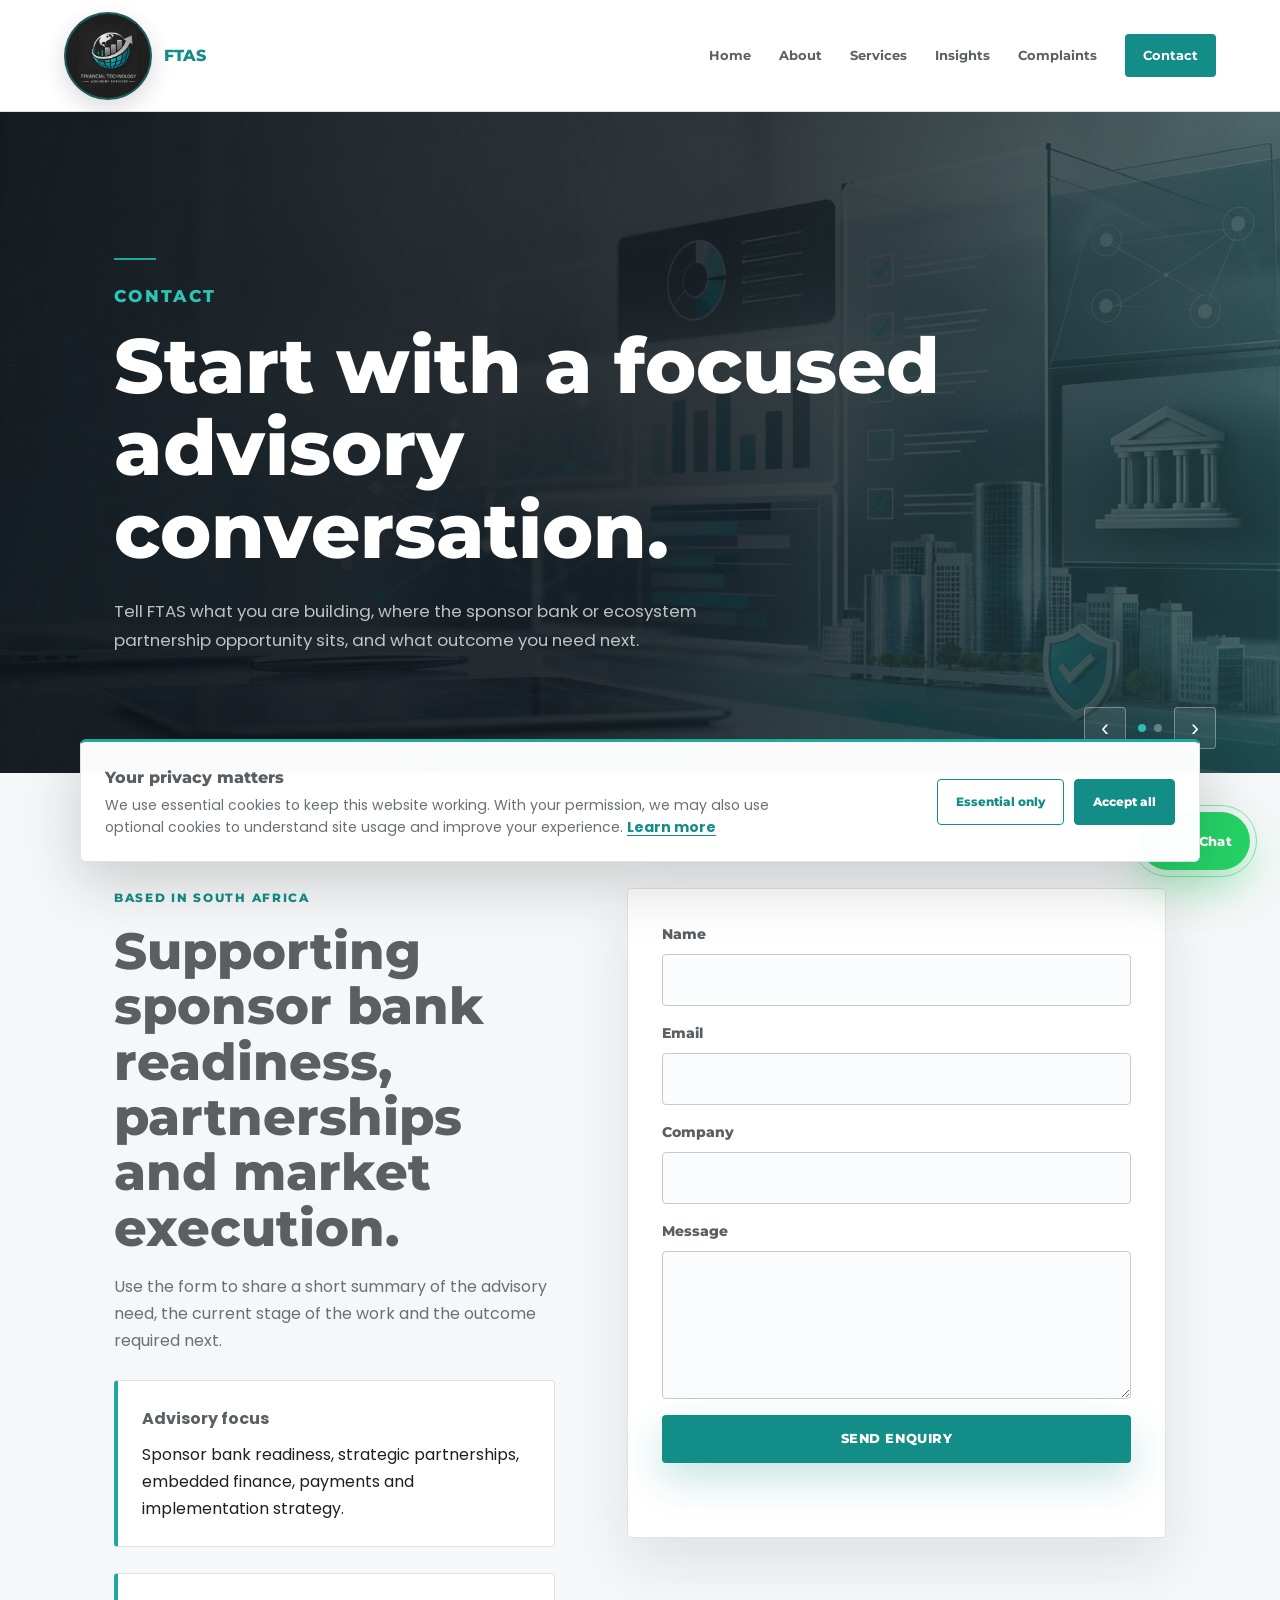
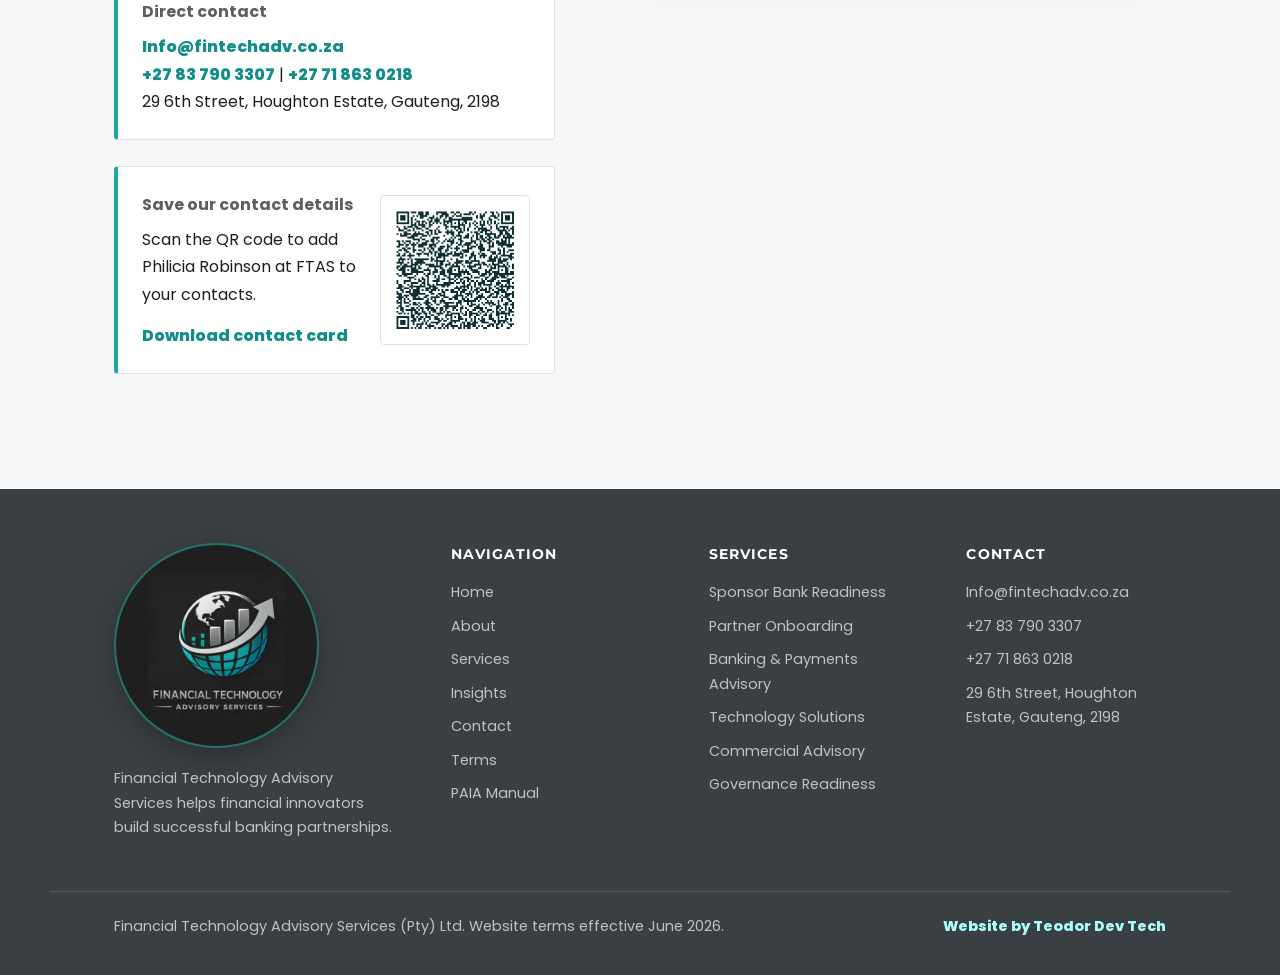
<file: contact.html>
<!DOCTYPE html>
<html lang="en">
  <head>
    <meta charset="UTF-8" />
    <meta name="viewport" content="width=device-width, initial-scale=1.0" />
    <meta
      name="description"
      content="Contact FTAS for sponsor bank readiness, strategic partnerships, embedded finance, payments and implementation advisory in South Africa."
    />
    <meta name="robots" content="index, follow" />
    <meta name="theme-color" content="#138D87" />
    <title>Contact FTAS | Financial Technology Advisory Services</title>
    <link rel="canonical" href="https://www.fintechadv.co.za/contact" />
    <meta property="og:type" content="website" />
    <meta property="og:site_name" content="FTAS" />
    <meta property="og:title" content="Contact FTAS | Financial Technology Advisory Services" />
    <meta property="og:description" content="Start a focused advisory conversation with FTAS about sponsor bank readiness, strategic partnerships, embedded finance, payments and implementation." />
    <meta property="og:url" content="https://www.fintechadv.co.za/contact" />
    <meta property="og:image" content="https://www.fintechadv.co.za/assets/advisory-meeting.png" />
    <meta name="twitter:card" content="summary_large_image" />
    <link rel="icon" type="image/png" sizes="192x192" href="/assets/favicon.png" />
    <link rel="preconnect" href="https://fonts.googleapis.com" />
    <link rel="preconnect" href="https://fonts.gstatic.com" crossorigin />
    <link
      href="https://fonts.googleapis.com/css2?family=Montserrat:wght@500;600;700;800&family=Poppins:wght@400;500;600&display=swap"
      rel="stylesheet"
    />
    <link rel="stylesheet" href="style.css" />
  </head>
  <body>
    <header class="site-header">
      <a class="brand" href="index.html" aria-label="FTAS home">
        <span class="logo-badge"><img src="assets/fsa-logo.webp" alt="Financial Technology Advisory Services logo" width="346" height="378" /></span>
        <span>FTAS</span>
      </a>
      <button class="nav-toggle" type="button" aria-expanded="false" aria-controls="site-nav">
        <span></span><span></span><span></span>
      </button>
      <nav id="site-nav" class="site-nav" aria-label="Primary navigation">
        <a href="index.html">Home</a>
        <a href="about.html">About</a>
        <a href="services.html">Services</a>
        <a href="insights.html">Insights</a>
        <a class="nav-cta active" href="contact.html">Contact</a>
      </nav>
    </header>

    <main>
      <section class="page-hero">
        <div class="wrap page-hero-inner reveal">
          <span class="rule"></span>
          <p class="eyebrow">Contact</p>
          <h1>Start with a focused advisory conversation.</h1>
          <p>
            Tell FTAS what you are building, where the sponsor bank or ecosystem partnership
            opportunity sits, and what outcome you need next.
          </p>
        </div>
      </section>

      <section class="section">
        <div class="wrap contact-section reveal">
          <div class="contact-copy">
            <p class="eyebrow">Based in South Africa</p>
            <h2>Supporting sponsor bank readiness, partnerships and market execution.</h2>
            <p>
              Use the form to share a short summary of the advisory need, the current stage of the
              work and the outcome required next.
            </p>
            <div class="contact-card">
              <strong>Advisory focus</strong>
              <span>Sponsor bank readiness, strategic partnerships, embedded finance, payments and implementation strategy.</span>
            </div>
            <div class="contact-card">
              <strong>Direct contact</strong>
              <span><a href="mailto:Info@fintechadv.co.za">Info@fintechadv.co.za</a></span>
              <span><a href="tel:+27837903307">+27 83 790 3307</a> | <a href="tel:+27718630218">+27 71 863 0218</a></span>
              <span>29 6th Street, Houghton Estate, Gauteng, 2198</span>
            </div>
            <div class="contact-card vcard-card">
              <div class="vcard-copy">
                <strong>Save our contact details</strong>
                <span>Scan the QR code to add Philicia Robinson at FTAS to your contacts.</span>
                <a class="vcard-download" href="assets/ftas-philicia-robinson.vcf" download>Download contact card</a>
              </div>
              <img
                class="vcard-qr"
                src="assets/ftas-philicia-robinson-qr.png"
                alt="QR code to save Philicia Robinson at FTAS as a contact"
                width="220"
                height="220"
                loading="lazy"
                decoding="async"
              />
            </div>
          </div>

          <form
            class="contact-form"
            id="contact-form"
            action="https://formsubmit.co/Info@fintechadv.co.za"
            method="POST"
          >
            <input type="hidden" name="_subject" value="New FTAS website enquiry" />
            <input type="hidden" name="_template" value="table" />
            <input type="hidden" name="_captcha" value="false" />
            <input type="text" name="_honey" tabindex="-1" autocomplete="off" hidden />
            <label>
              Name
              <input type="text" name="name" autocomplete="name" required />
            </label>
            <label>
              Email
              <input type="email" name="email" autocomplete="email" required />
            </label>
            <label>
              Company
              <input type="text" name="company" autocomplete="organization" />
            </label>
            <label>
              Message
              <textarea name="message" rows="5" required></textarea>
            </label>
            <button class="button button-primary" type="submit" data-submit-button>Send Enquiry</button>
            <p class="form-status" role="status" aria-live="polite"></p>
          </form>
        </div>
      </section>
    </main>

    <footer class="site-footer">
      <div class="wrap footer-grid">
        <div class="footer-brand">
          <span class="logo-badge"><img src="assets/fsa-logo.webp" alt="" width="346" height="378" loading="lazy" decoding="async" /></span>
          <p>Financial Technology Advisory Services helps financial innovators build successful banking partnerships.</p>
        </div>
        <div>
          <h4>Navigation</h4>
          <a href="index.html">Home</a><a href="about.html">About</a><a href="services.html">Services</a><a href="insights.html">Insights</a><a href="contact.html">Contact</a><a href="terms.html">Terms</a><a href="paia.html">PAIA Manual</a>
        </div>
        <div>
          <h4>Services</h4>
          <a href="services.html#readiness">Sponsor Bank Readiness</a><a href="services.html#onboarding">Partner Onboarding</a><a href="services.html#banking">Banking & Payments Advisory</a><a href="services.html#technology">Technology Solutions</a><a href="services.html#partnership">Commercial Advisory</a><a href="services.html#governance">Governance Readiness</a>
        </div>
        <div>
          <h4>Contact</h4>
          <a href="mailto:Info@fintechadv.co.za">Info@fintechadv.co.za</a><a href="tel:+27837903307">+27 83 790 3307</a><a href="tel:+27718630218">+27 71 863 0218</a><p>29 6th Street, Houghton Estate, Gauteng, 2198</p>
        </div>
      </div>
      <div class="wrap footer-bottom">
        <span>Financial Technology Advisory Services (Pty) Ltd. Website terms effective June 2026.</span>
        <a href="https://www.teodordev.co.za" target="_blank" rel="noopener">Website by Teodor Dev Tech</a>
      </div>
    </footer>
    <script src="script.js" defer></script>
  </body>
</html>
</file>
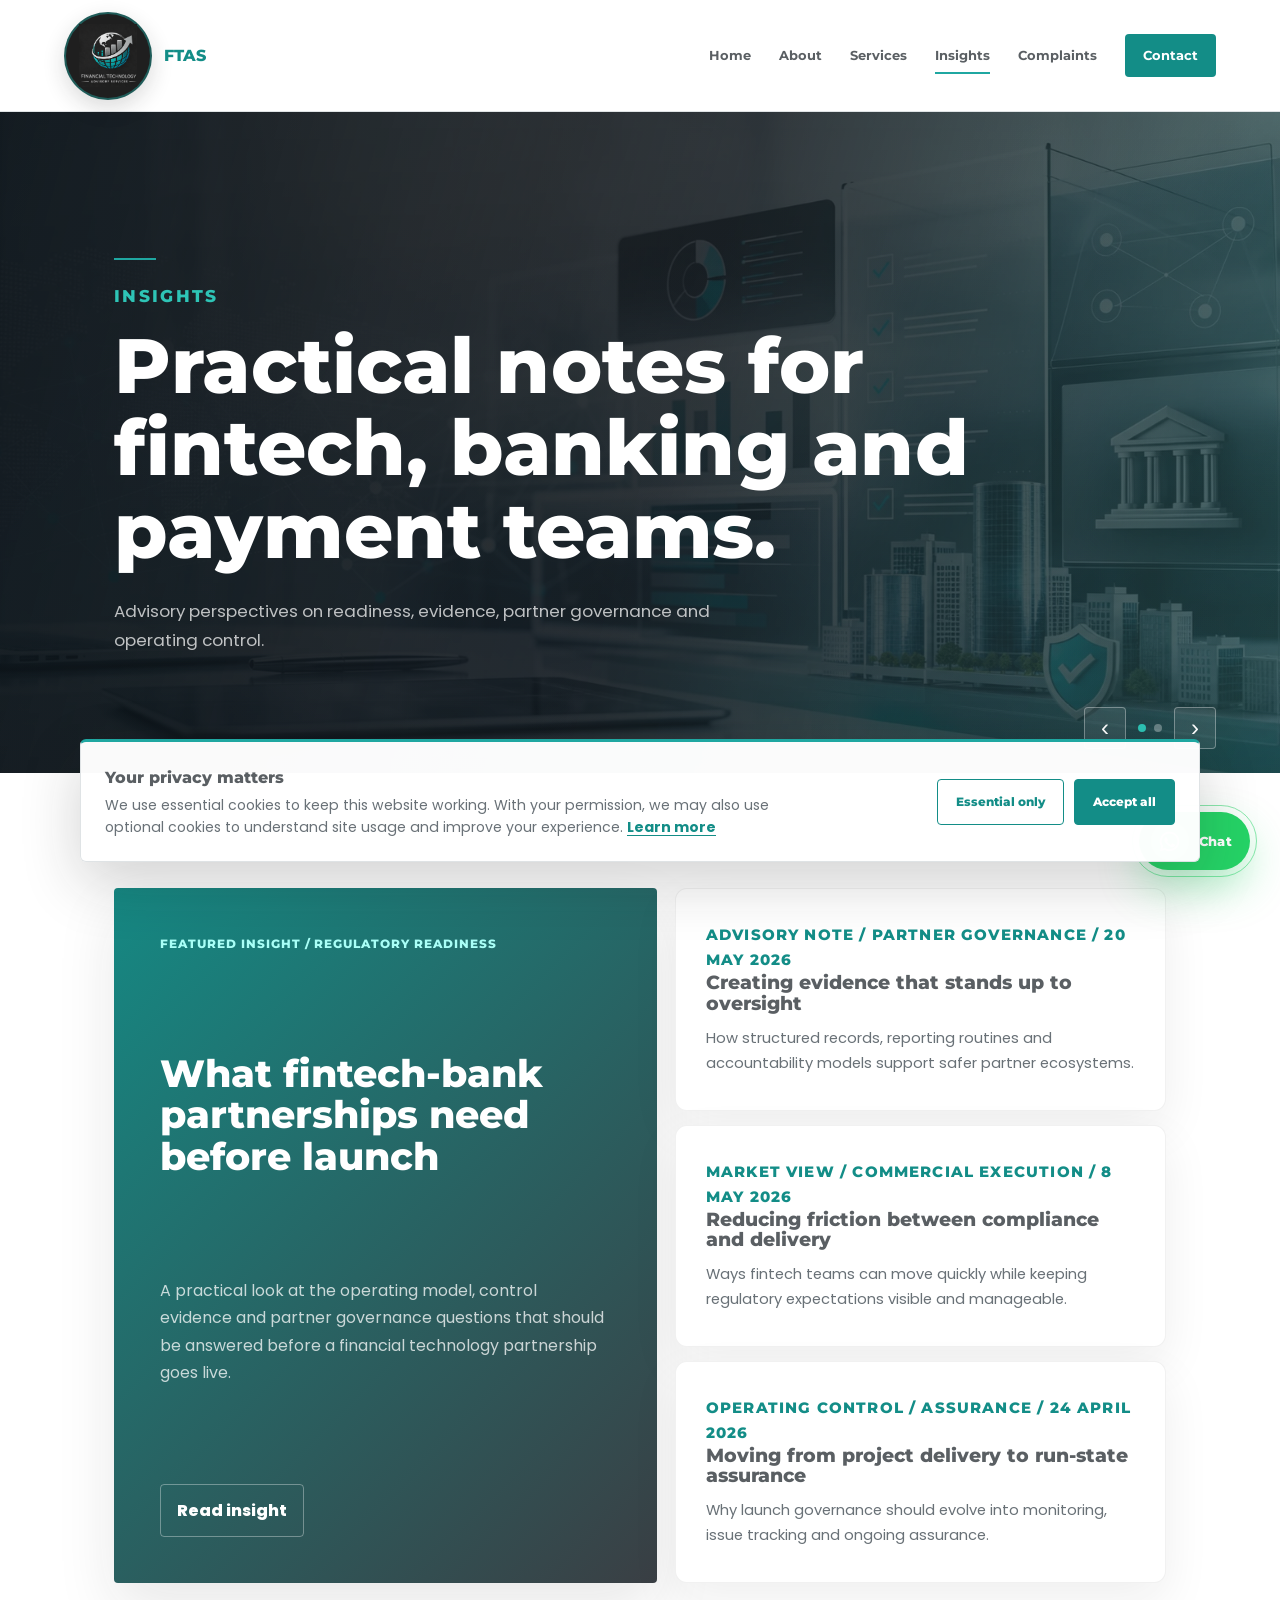
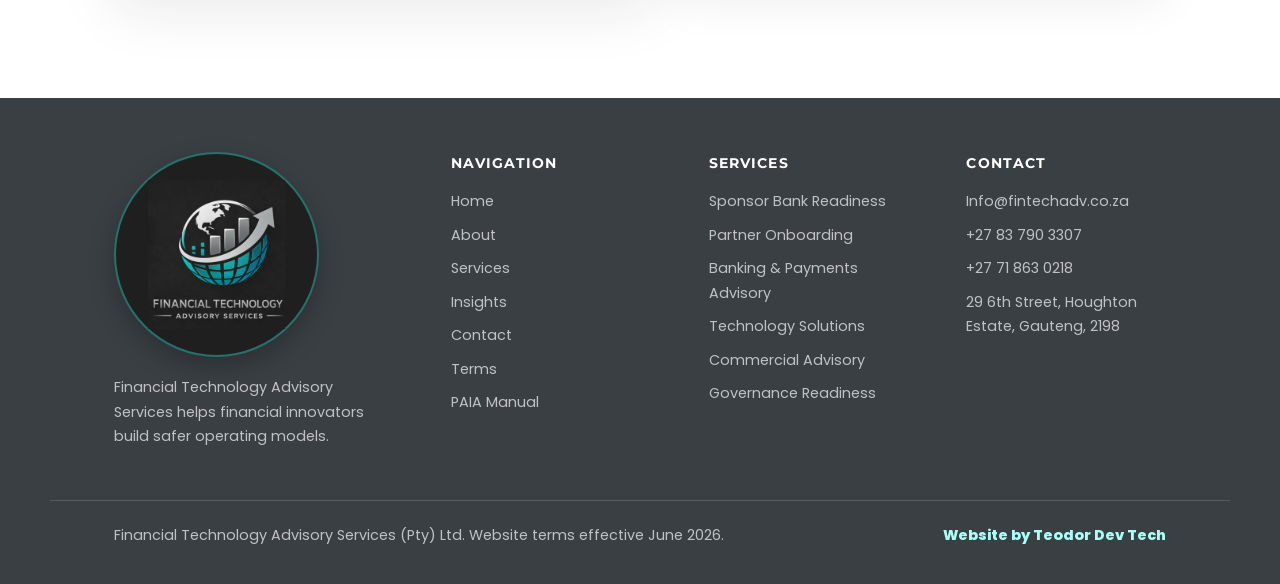
<file: insights.html>
<!DOCTYPE html>
<html lang="en">
  <head>
    <meta charset="UTF-8" />
    <meta name="viewport" content="width=device-width, initial-scale=1.0" />
    <meta
      name="description"
      content="Read FTAS insights on fintech-bank partnerships, regulatory readiness, partner governance, payment operating control and assurance."
    />
    <meta name="robots" content="index, follow" />
    <meta name="theme-color" content="#138D87" />
    <title>Insights | Financial Technology Advisory Services</title>
    <link rel="canonical" href="https://www.fintechadv.co.za/insights" />
    <meta property="og:type" content="website" />
    <meta property="og:site_name" content="FTAS" />
    <meta property="og:title" content="Insights | Fintech, Banking & Payments Advisory Notes | FTAS" />
    <meta property="og:description" content="Practical notes for fintech, banking and payment teams on readiness, evidence, governance and operating control." />
    <meta property="og:url" content="https://www.fintechadv.co.za/insights" />
    <meta property="og:image" content="https://www.fintechadv.co.za/assets/fintech-advisory-visual.png" />
    <meta name="twitter:card" content="summary_large_image" />
    <link rel="icon" type="image/png" sizes="192x192" href="/assets/favicon.png" />
    <link rel="preconnect" href="https://fonts.googleapis.com" />
    <link rel="preconnect" href="https://fonts.gstatic.com" crossorigin />
    <link
      href="https://fonts.googleapis.com/css2?family=Montserrat:wght@500;600;700;800&family=Poppins:wght@400;500;600&display=swap"
      rel="stylesheet"
    />
    <link rel="stylesheet" href="style.css" />
  </head>
  <body>
    <header class="site-header">
      <a class="brand" href="index.html" aria-label="FTAS home">
        <span class="logo-badge"><img src="assets/fsa-logo.webp" alt="Financial Technology Advisory Services logo" width="346" height="378" /></span>
        <span>FTAS</span>
      </a>
      <button class="nav-toggle" type="button" aria-expanded="false" aria-controls="site-nav">
        <span></span><span></span><span></span>
      </button>
      <nav id="site-nav" class="site-nav" aria-label="Primary navigation">
        <a href="index.html">Home</a>
        <a href="about.html">About</a>
        <a href="services.html">Services</a>
        <a class="active" href="insights.html">Insights</a>
        <a class="nav-cta" href="contact.html">Contact</a>
      </nav>
    </header>

    <main>
      <section class="page-hero">
        <div class="wrap page-hero-inner reveal">
          <span class="rule"></span>
          <p class="eyebrow">Insights</p>
          <h1>Practical notes for fintech, banking and payment teams.</h1>
          <p>
            Advisory perspectives on readiness, evidence, partner governance and operating control.
          </p>
        </div>
      </section>

      <section class="section section-white">
        <div class="wrap">
          <div class="insight-grid reveal" data-posts-list>
            <article class="featured-post loading-card">
              <p class="post-meta">Loading insights</p>
              <h2>Preparing FTAS advisory notes.</h2>
              <p>Insights are loading from the site content feed.</p>
            </article>
          </div>
        </div>
      </section>
    </main>

    <footer class="site-footer">
      <div class="wrap footer-grid">
        <div class="footer-brand">
          <span class="logo-badge"><img src="assets/fsa-logo.webp" alt="" width="346" height="378" loading="lazy" decoding="async" /></span>
          <p>Financial Technology Advisory Services helps financial innovators build safer operating models.</p>
        </div>
        <div>
          <h4>Navigation</h4>
          <a href="index.html">Home</a><a href="about.html">About</a><a href="services.html">Services</a><a href="insights.html">Insights</a><a href="contact.html">Contact</a><a href="terms.html">Terms</a><a href="paia.html">PAIA Manual</a>
        </div>
        <div>
          <h4>Services</h4>
          <a href="services.html#readiness">Sponsor Bank Readiness</a><a href="services.html#onboarding">Partner Onboarding</a><a href="services.html#banking">Banking & Payments Advisory</a><a href="services.html#technology">Technology Solutions</a><a href="services.html#partnership">Commercial Advisory</a><a href="services.html#governance">Governance Readiness</a>
        </div>
        <div>
          <h4>Contact</h4>
          <a href="mailto:Info@fintechadv.co.za">Info@fintechadv.co.za</a><a href="tel:+27837903307">+27 83 790 3307</a><a href="tel:+27718630218">+27 71 863 0218</a><p>29 6th Street, Houghton Estate, Gauteng, 2198</p>
        </div>
      </div>
      <div class="wrap footer-bottom">
        <span>Financial Technology Advisory Services (Pty) Ltd. Website terms effective June 2026.</span>
        <a href="https://www.teodordev.co.za" target="_blank" rel="noopener">Website by Teodor Dev Tech</a>
      </div>
    </footer>
    <script src="script.js" defer></script>
  </body>
</html>
</file>
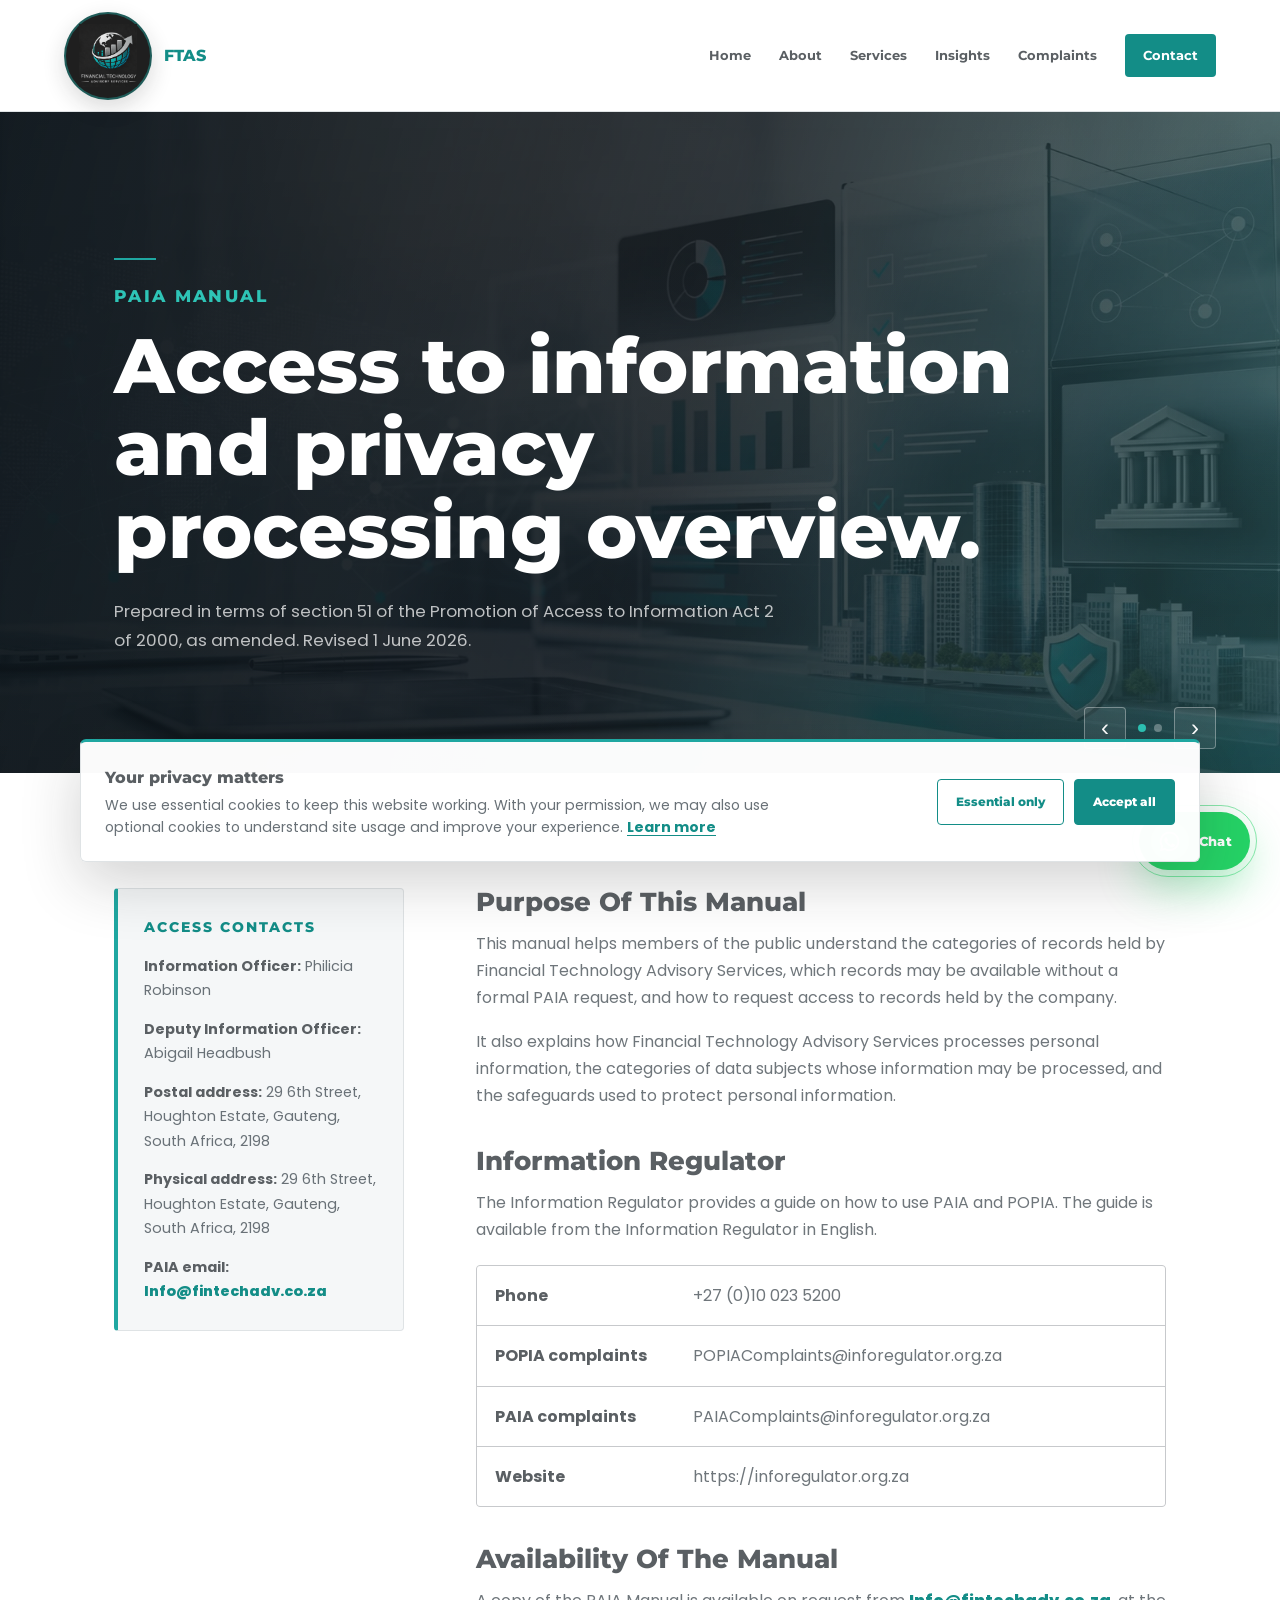
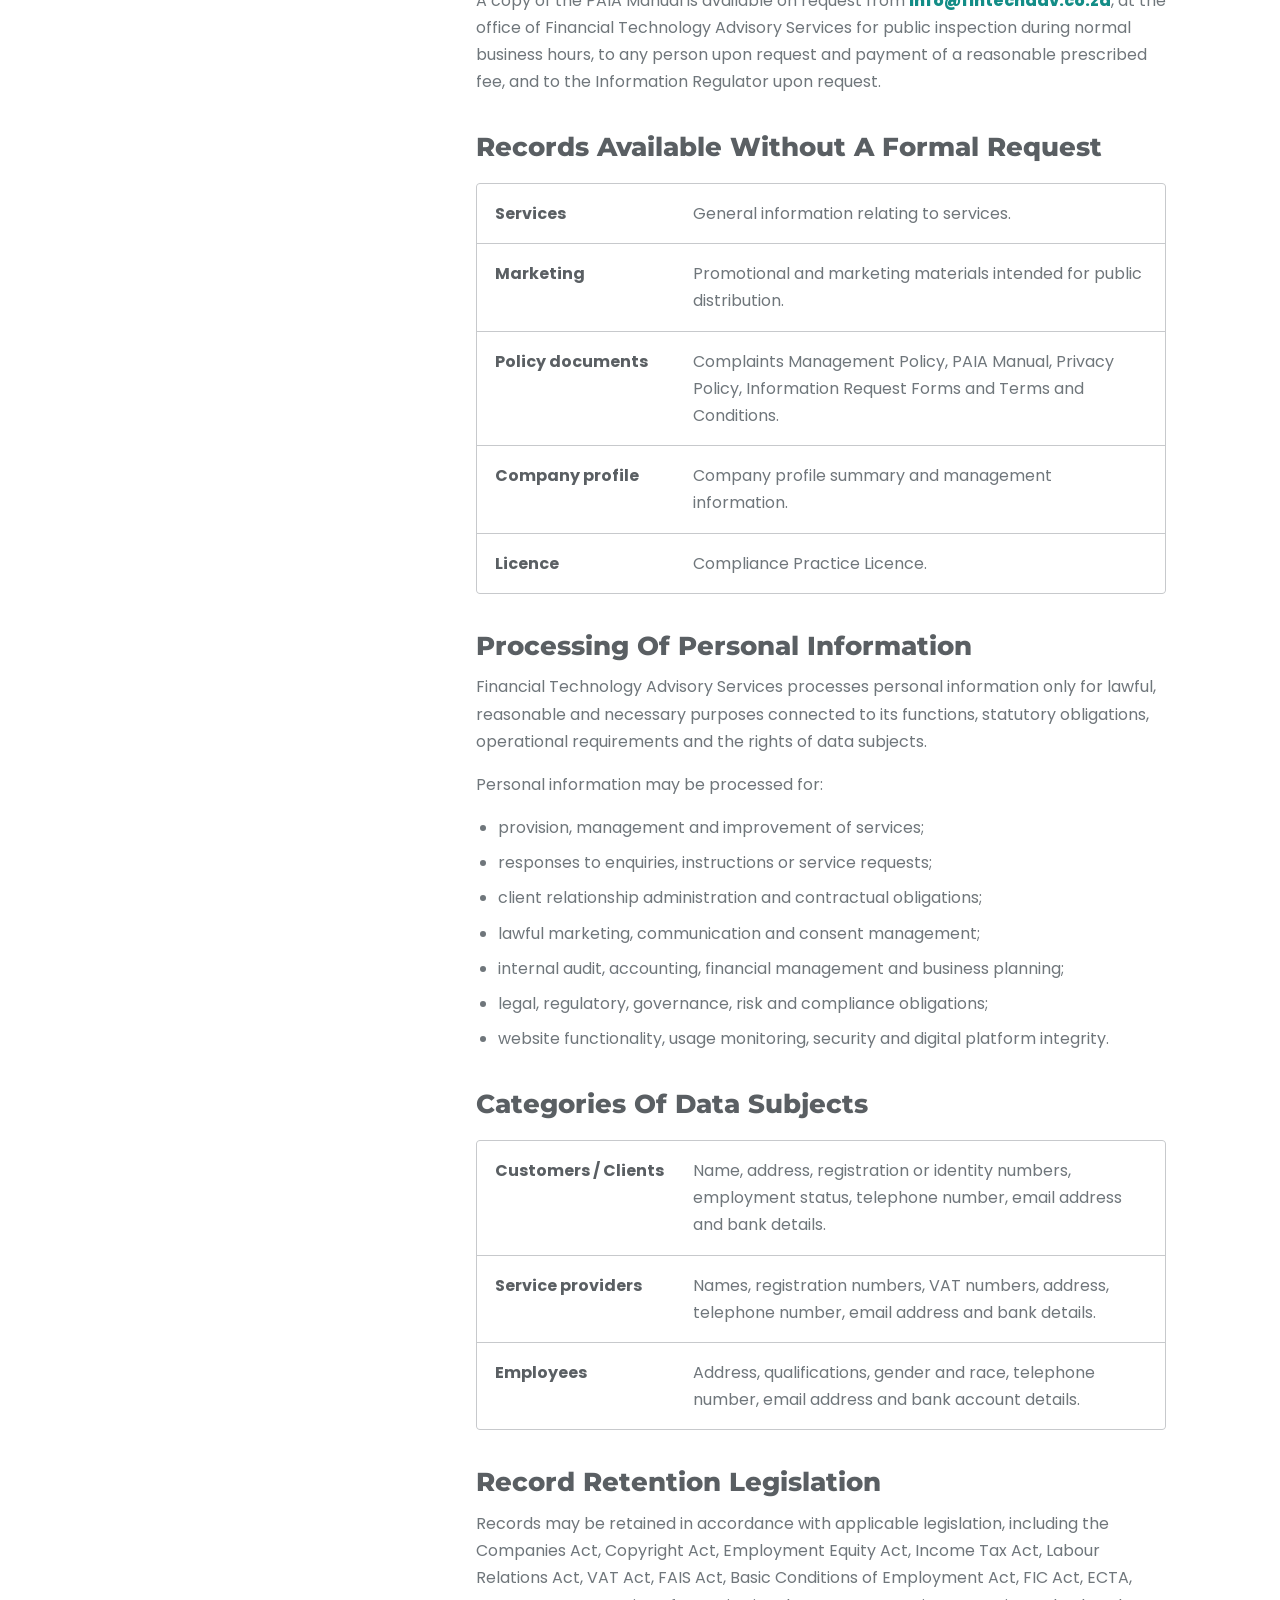
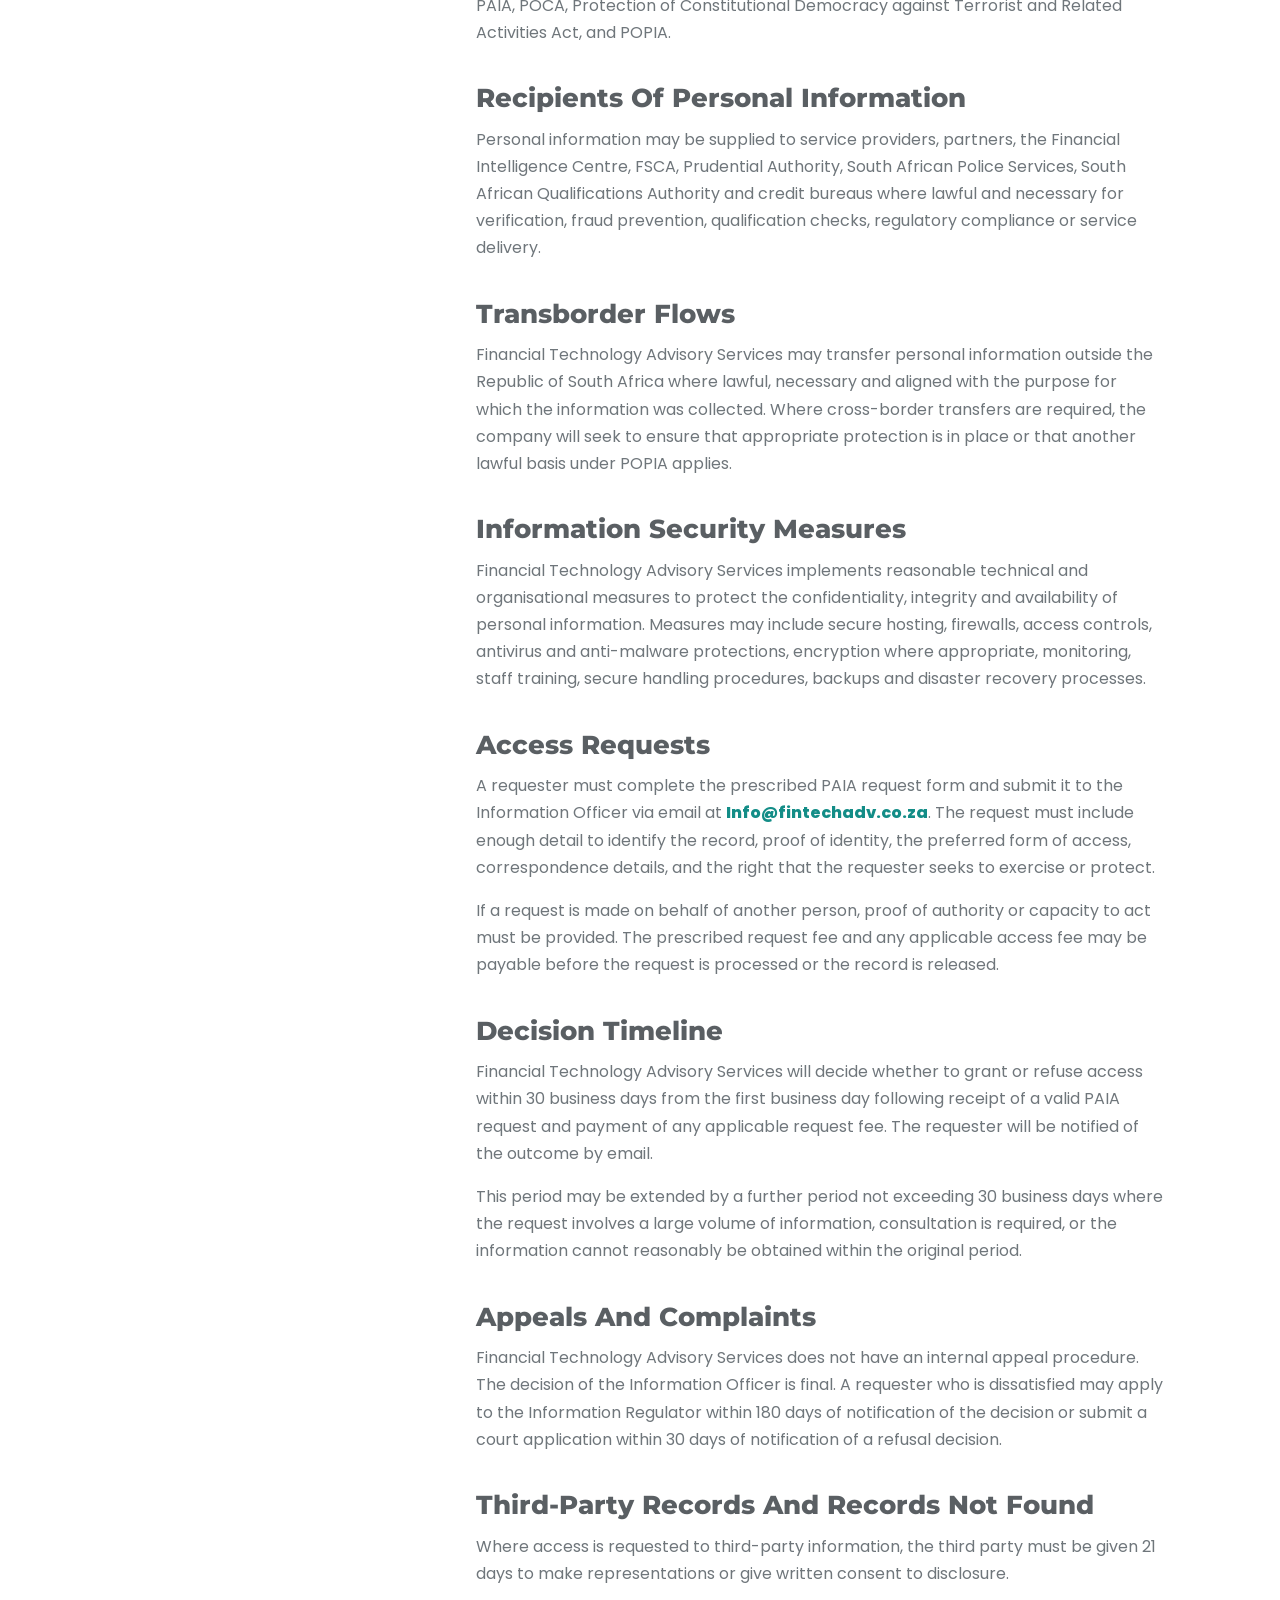
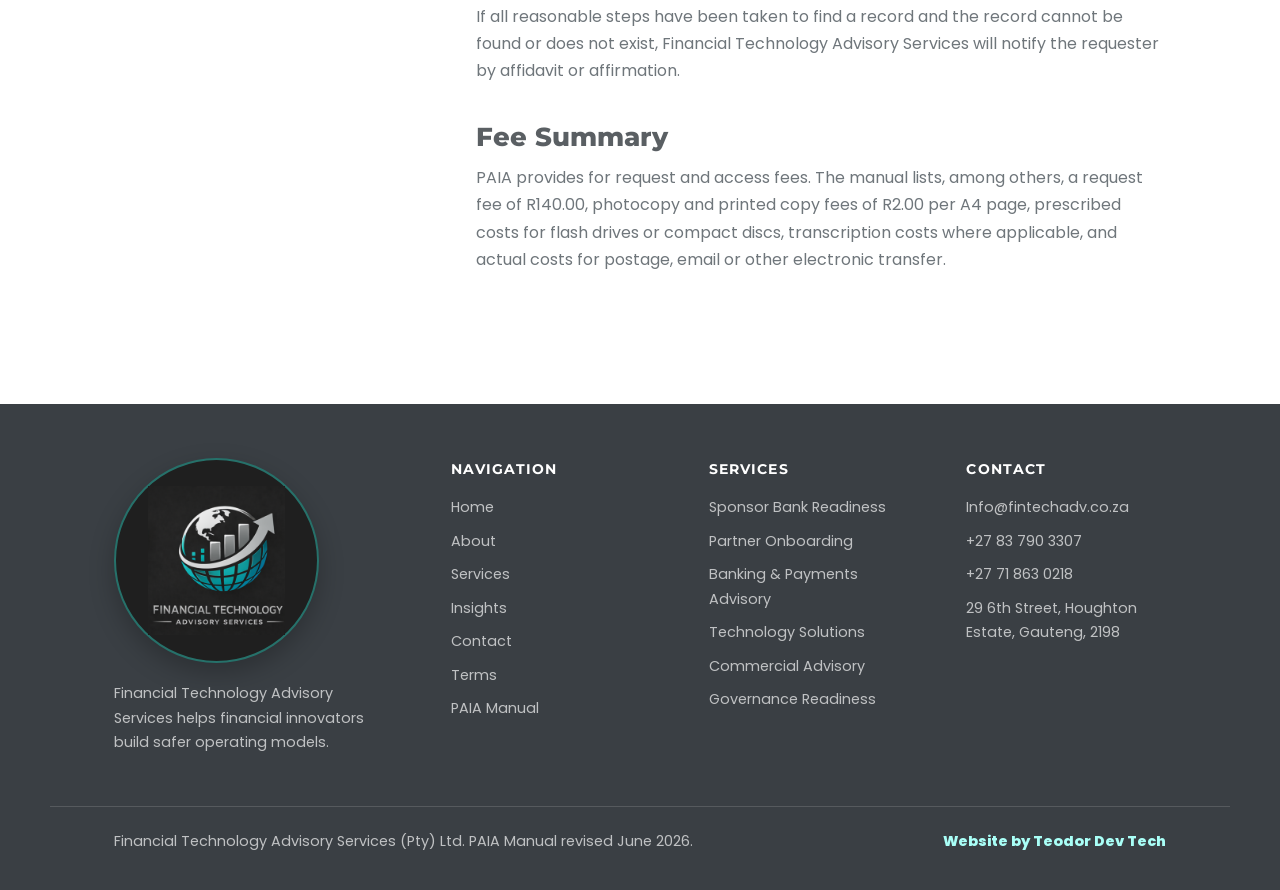
<file: paia.html>
<!DOCTYPE html>
<html lang="en">
  <head>
    <meta charset="UTF-8" />
    <meta name="viewport" content="width=device-width, initial-scale=1.0" />
    <meta
      name="description"
      content="FTAS PAIA Manual prepared under section 51 of the Promotion of Access to Information Act, including access contacts and request process."
    />
    <meta name="robots" content="index, follow" />
    <meta name="theme-color" content="#138D87" />
    <title>PAIA Manual | FTAS</title>
    <link rel="canonical" href="https://www.fintechadv.co.za/paia" />
    <meta property="og:type" content="website" />
    <meta property="og:site_name" content="FTAS" />
    <meta property="og:title" content="PAIA Manual | FTAS" />
    <meta property="og:description" content="Access to information and privacy processing overview for Financial Technology Advisory Services." />
    <meta property="og:url" content="https://www.fintechadv.co.za/paia" />
    <meta property="og:image" content="https://www.fintechadv.co.za/assets/fsa-logo.png" />
    <meta name="twitter:card" content="summary" />
    <link rel="icon" type="image/png" sizes="192x192" href="/assets/favicon.png" />
    <link rel="preconnect" href="https://fonts.googleapis.com" />
    <link rel="preconnect" href="https://fonts.gstatic.com" crossorigin />
    <link
      href="https://fonts.googleapis.com/css2?family=Montserrat:wght@500;600;700;800&family=Poppins:wght@400;500;600&display=swap"
      rel="stylesheet"
    />
    <link rel="stylesheet" href="style.css" />
  </head>
  <body>
    <header class="site-header">
      <a class="brand" href="index.html" aria-label="FTAS home">
        <span class="logo-badge"><img src="assets/fsa-logo.webp" alt="Financial Technology Advisory Services logo" width="346" height="378" /></span>
        <span>FTAS</span>
      </a>
      <button class="nav-toggle" type="button" aria-expanded="false" aria-controls="site-nav">
        <span></span><span></span><span></span>
      </button>
      <nav id="site-nav" class="site-nav" aria-label="Primary navigation">
        <a href="index.html">Home</a>
        <a href="about.html">About</a>
        <a href="services.html">Services</a>
        <a href="insights.html">Insights</a>
        <a class="nav-cta" href="contact.html">Contact</a>
      </nav>
    </header>

    <main>
      <section class="page-hero">
        <div class="wrap page-hero-inner reveal">
          <span class="rule"></span>
          <p class="eyebrow">PAIA Manual</p>
          <h1>Access to information and privacy processing overview.</h1>
          <p>
            Prepared in terms of section 51 of the Promotion of Access to Information Act 2 of
            2000, as amended. Revised 1 June 2026.
          </p>
        </div>
      </section>

      <section class="section section-white">
        <div class="wrap legal-layout">
          <aside class="legal-summary">
            <p class="eyebrow">Access contacts</p>
            <p><strong>Information Officer:</strong> Philicia Robinson</p>
            <p><strong>Deputy Information Officer:</strong> Abigail Headbush</p>
            <p><strong>Postal address:</strong> 29 6th Street, Houghton Estate, Gauteng, South Africa, 2198</p>
            <p><strong>Physical address:</strong> 29 6th Street, Houghton Estate, Gauteng, South Africa, 2198</p>
            <p><strong>PAIA email:</strong> <a href="mailto:Info@fintechadv.co.za">Info@fintechadv.co.za</a></p>
          </aside>

          <article class="legal-content">
            <h2>Purpose Of This Manual</h2>
            <p>
              This manual helps members of the public understand the categories of records held by
              Financial Technology Advisory Services, which records may be available without a
              formal PAIA request, and how to request access to records held by the company.
            </p>
            <p>
              It also explains how Financial Technology Advisory Services processes personal
              information, the categories of data subjects whose information may be processed, and
              the safeguards used to protect personal information.
            </p>

            <h2>Information Regulator</h2>
            <p>
              The Information Regulator provides a guide on how to use PAIA and POPIA. The guide is
              available from the Information Regulator in English.
            </p>
            <div class="record-table">
              <div><strong>Phone</strong><span>+27 (0)10 023 5200</span></div>
              <div><strong>POPIA complaints</strong><span>POPIAComplaints@inforegulator.org.za</span></div>
              <div><strong>PAIA complaints</strong><span>PAIAComplaints@inforegulator.org.za</span></div>
              <div><strong>Website</strong><span>https://inforegulator.org.za</span></div>
            </div>

            <h2>Availability Of The Manual</h2>
            <p>
              A copy of the PAIA Manual is available on request from
              <a href="mailto:Info@fintechadv.co.za">Info@fintechadv.co.za</a>, at the office of
              Financial Technology Advisory Services for public inspection during normal business
              hours, to any person upon request and payment of a reasonable prescribed fee, and to
              the Information Regulator upon request.
            </p>

            <h2>Records Available Without A Formal Request</h2>
            <div class="record-table">
              <div><strong>Services</strong><span>General information relating to services.</span></div>
              <div><strong>Marketing</strong><span>Promotional and marketing materials intended for public distribution.</span></div>
              <div><strong>Policy documents</strong><span>Complaints Management Policy, PAIA Manual, Privacy Policy, Information Request Forms and Terms and Conditions.</span></div>
              <div><strong>Company profile</strong><span>Company profile summary and management information.</span></div>
              <div><strong>Licence</strong><span>Compliance Practice Licence.</span></div>
            </div>

            <h2>Processing Of Personal Information</h2>
            <p>
              Financial Technology Advisory Services processes personal information only for lawful,
              reasonable and necessary purposes connected to its functions, statutory obligations,
              operational requirements and the rights of data subjects.
            </p>
            <p>Personal information may be processed for:</p>
            <ul class="legal-list">
              <li>provision, management and improvement of services;</li>
              <li>responses to enquiries, instructions or service requests;</li>
              <li>client relationship administration and contractual obligations;</li>
              <li>lawful marketing, communication and consent management;</li>
              <li>internal audit, accounting, financial management and business planning;</li>
              <li>legal, regulatory, governance, risk and compliance obligations;</li>
              <li>website functionality, usage monitoring, security and digital platform integrity.</li>
            </ul>

            <h2>Categories Of Data Subjects</h2>
            <div class="record-table">
              <div><strong>Customers / Clients</strong><span>Name, address, registration or identity numbers, employment status, telephone number, email address and bank details.</span></div>
              <div><strong>Service providers</strong><span>Names, registration numbers, VAT numbers, address, telephone number, email address and bank details.</span></div>
              <div><strong>Employees</strong><span>Address, qualifications, gender and race, telephone number, email address and bank account details.</span></div>
            </div>

            <h2>Record Retention Legislation</h2>
            <p>
              Records may be retained in accordance with applicable legislation, including the
              Companies Act, Copyright Act, Employment Equity Act, Income Tax Act, Labour Relations
              Act, VAT Act, FAIS Act, Basic Conditions of Employment Act, FIC Act, ECTA, PAIA,
              POCA, Protection of Constitutional Democracy against Terrorist and Related Activities
              Act, and POPIA.
            </p>

            <h2>Recipients Of Personal Information</h2>
            <p>
              Personal information may be supplied to service providers, partners, the Financial
              Intelligence Centre, FSCA, Prudential Authority, South African Police Services, South
              African Qualifications Authority and credit bureaus where lawful and necessary for
              verification, fraud prevention, qualification checks, regulatory compliance or service
              delivery.
            </p>

            <h2>Transborder Flows</h2>
            <p>
              Financial Technology Advisory Services may transfer personal information outside the
              Republic of South Africa where lawful, necessary and aligned with the purpose for
              which the information was collected. Where cross-border transfers are required, the
              company will seek to ensure that appropriate protection is in place or that another
              lawful basis under POPIA applies.
            </p>

            <h2>Information Security Measures</h2>
            <p>
              Financial Technology Advisory Services implements reasonable technical and
              organisational measures to protect the confidentiality, integrity and availability of
              personal information. Measures may include secure hosting, firewalls, access controls,
              antivirus and anti-malware protections, encryption where appropriate, monitoring,
              staff training, secure handling procedures, backups and disaster recovery processes.
            </p>

            <h2>Access Requests</h2>
            <p>
              A requester must complete the prescribed PAIA request form and submit it to the
              Information Officer via email at
              <a href="mailto:Info@fintechadv.co.za">Info@fintechadv.co.za</a>. The request must
              include enough detail to identify the record, proof of identity, the preferred form of
              access, correspondence details, and the right that the requester seeks to exercise or
              protect.
            </p>
            <p>
              If a request is made on behalf of another person, proof of authority or capacity to
              act must be provided. The prescribed request fee and any applicable access fee may be
              payable before the request is processed or the record is released.
            </p>

            <h2>Decision Timeline</h2>
            <p>
              Financial Technology Advisory Services will decide whether to grant or refuse access
              within 30 business days from the first business day following receipt of a valid PAIA
              request and payment of any applicable request fee. The requester will be notified of
              the outcome by email.
            </p>
            <p>
              This period may be extended by a further period not exceeding 30 business days where
              the request involves a large volume of information, consultation is required, or the
              information cannot reasonably be obtained within the original period.
            </p>

            <h2>Appeals And Complaints</h2>
            <p>
              Financial Technology Advisory Services does not have an internal appeal procedure.
              The decision of the Information Officer is final. A requester who is dissatisfied may
              apply to the Information Regulator within 180 days of notification of the decision or
              submit a court application within 30 days of notification of a refusal decision.
            </p>

            <h2>Third-Party Records And Records Not Found</h2>
            <p>
              Where access is requested to third-party information, the third party must be given 21
              days to make representations or give written consent to disclosure.
            </p>
            <p>
              If all reasonable steps have been taken to find a record and the record cannot be
              found or does not exist, Financial Technology Advisory Services will notify the
              requester by affidavit or affirmation.
            </p>

            <h2>Fee Summary</h2>
            <p>
              PAIA provides for request and access fees. The manual lists, among others, a request
              fee of R140.00, photocopy and printed copy fees of R2.00 per A4 page, prescribed
              costs for flash drives or compact discs, transcription costs where applicable, and
              actual costs for postage, email or other electronic transfer.
            </p>
          </article>
        </div>
      </section>
    </main>

    <footer class="site-footer">
      <div class="wrap footer-grid">
        <div class="footer-brand">
          <span class="logo-badge"><img src="assets/fsa-logo.webp" alt="" width="346" height="378" loading="lazy" decoding="async" /></span>
          <p>Financial Technology Advisory Services helps financial innovators build safer operating models.</p>
        </div>
        <div>
          <h4>Navigation</h4>
          <a href="index.html">Home</a><a href="about.html">About</a><a href="services.html">Services</a><a href="insights.html">Insights</a><a href="contact.html">Contact</a><a href="terms.html">Terms</a><a href="paia.html">PAIA Manual</a>
        </div>
        <div>
          <h4>Services</h4>
          <a href="services.html#readiness">Sponsor Bank Readiness</a><a href="services.html#onboarding">Partner Onboarding</a><a href="services.html#banking">Banking & Payments Advisory</a><a href="services.html#technology">Technology Solutions</a><a href="services.html#partnership">Commercial Advisory</a><a href="services.html#governance">Governance Readiness</a>
        </div>
        <div>
          <h4>Contact</h4>
          <a href="mailto:Info@fintechadv.co.za">Info@fintechadv.co.za</a><a href="tel:+27837903307">+27 83 790 3307</a><a href="tel:+27718630218">+27 71 863 0218</a><p>29 6th Street, Houghton Estate, Gauteng, 2198</p>
        </div>
      </div>
      <div class="wrap footer-bottom">
        <span>Financial Technology Advisory Services (Pty) Ltd. PAIA Manual revised June 2026.</span>
        <a href="https://www.teodordev.co.za" target="_blank" rel="noopener">Website by Teodor Dev Tech</a>
      </div>
    </footer>
    <script src="script.js" defer></script>
  </body>
</html>
</file>
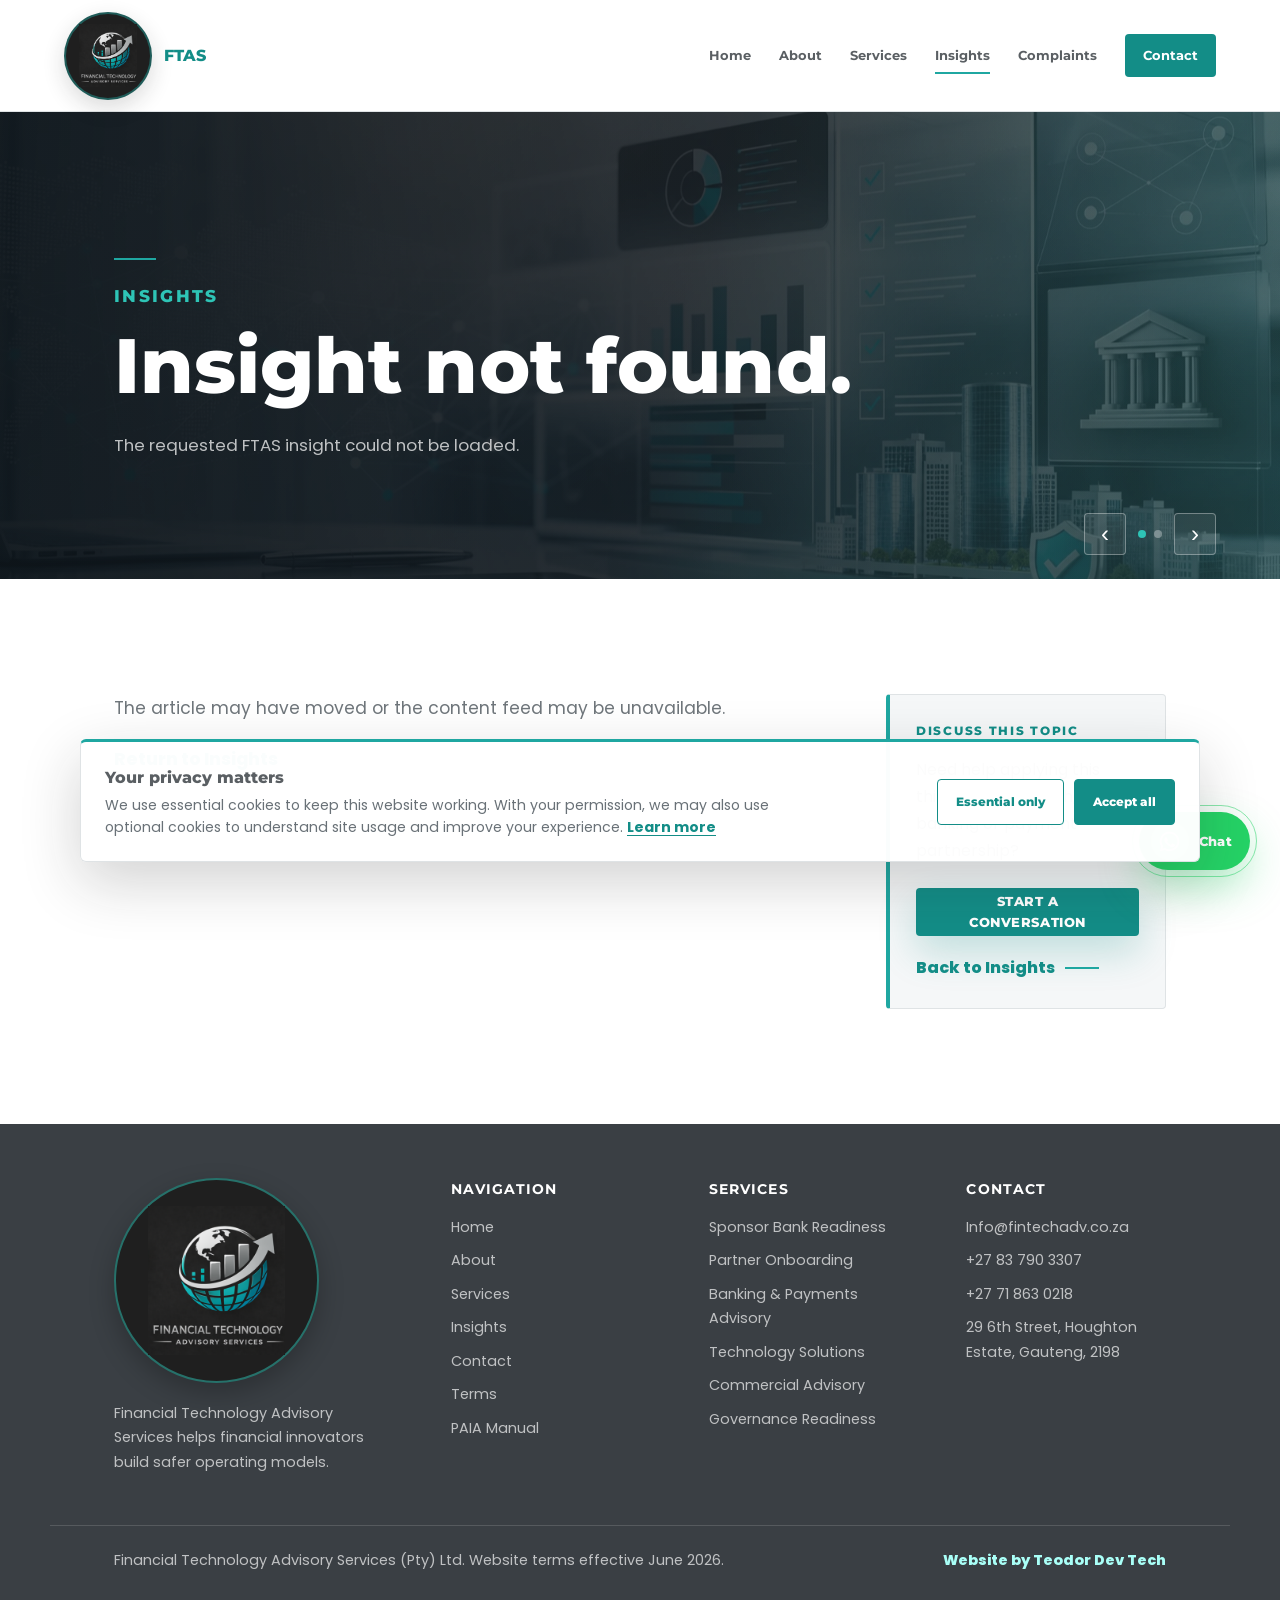
<file: post.html>
<!DOCTYPE html>
<html lang="en">
  <head>
    <meta charset="UTF-8" />
    <meta name="viewport" content="width=device-width, initial-scale=1.0" />
    <meta
      name="description"
      content="Read FTAS advisory insights for fintech, banking, payments, regulatory readiness and partner governance teams."
      data-dynamic-description
    />
    <meta name="robots" content="index, follow" />
    <meta name="theme-color" content="#138D87" />
    <title>FTAS Insights | Financial Technology Advisory Services</title>
    <link rel="canonical" href="https://www.fintechadv.co.za/post" data-dynamic-canonical />
    <meta property="og:type" content="article" />
    <meta property="og:site_name" content="FTAS" />
    <meta property="og:title" content="Insight | FTAS" data-dynamic-og-title />
    <meta property="og:description" content="Read FTAS advisory insights for fintech, banking and payment teams." data-dynamic-og-description />
    <meta property="og:url" content="https://www.fintechadv.co.za/post" data-dynamic-og-url />
    <meta property="og:image" content="https://www.fintechadv.co.za/assets/fintech-advisory-visual.png" />
    <meta name="twitter:card" content="summary_large_image" />
    <meta name="twitter:title" content="Insight | FTAS" data-dynamic-twitter-title />
    <meta name="twitter:description" content="Read FTAS advisory insights for fintech, banking and payment teams." data-dynamic-twitter-description />
    <link rel="icon" type="image/png" sizes="192x192" href="/assets/favicon.png" />
    <link rel="preconnect" href="https://fonts.googleapis.com" />
    <link rel="preconnect" href="https://fonts.gstatic.com" crossorigin />
    <link
      href="https://fonts.googleapis.com/css2?family=Montserrat:wght@500;600;700;800&family=Poppins:wght@400;500;600&display=swap"
      rel="stylesheet"
    />
    <link rel="stylesheet" href="style.css" />
  </head>
  <body>
    <header class="site-header">
      <a class="brand" href="index.html" aria-label="FTAS home">
        <span class="logo-badge"><img src="assets/fsa-logo.webp" alt="Financial Technology Advisory Services logo" width="346" height="378" /></span>
        <span>FTAS</span>
      </a>
      <button class="nav-toggle" type="button" aria-expanded="false" aria-controls="site-nav">
        <span></span><span></span><span></span>
      </button>
      <nav id="site-nav" class="site-nav" aria-label="Primary navigation">
        <a href="index.html">Home</a>
        <a href="about.html">About</a>
        <a href="services.html">Services</a>
        <a class="active" href="insights.html">Insights</a>
        <a class="nav-cta" href="contact.html">Contact</a>
      </nav>
    </header>

    <main data-post-page>
      <section class="page-hero">
        <div class="wrap page-hero-inner reveal">
          <span class="rule"></span>
          <p class="eyebrow" data-post-meta>Insight</p>
          <h1 data-post-title>Loading insight.</h1>
          <p data-post-excerpt>Preparing FTAS advisory content.</p>
        </div>
      </section>

      <section class="section section-white">
        <div class="wrap article-layout">
          <article class="article-content" data-post-body>
            <p>Loading article...</p>
          </article>
          <aside class="article-aside">
            <p class="eyebrow">Discuss this topic</p>
            <p>Need help applying this thinking to a fintech, banking or payment partnership?</p>
            <a class="button button-primary" href="contact.html">Start a Conversation</a>
            <a class="text-link" href="insights.html">Back to Insights</a>
          </aside>
        </div>
      </section>
    </main>

    <footer class="site-footer">
      <div class="wrap footer-grid">
        <div class="footer-brand">
          <span class="logo-badge"><img src="assets/fsa-logo.webp" alt="" width="346" height="378" loading="lazy" decoding="async" /></span>
          <p>Financial Technology Advisory Services helps financial innovators build safer operating models.</p>
        </div>
        <div>
          <h4>Navigation</h4>
          <a href="index.html">Home</a><a href="about.html">About</a><a href="services.html">Services</a><a href="insights.html">Insights</a><a href="contact.html">Contact</a><a href="terms.html">Terms</a><a href="paia.html">PAIA Manual</a>
        </div>
        <div>
          <h4>Services</h4>
          <a href="services.html#readiness">Sponsor Bank Readiness</a><a href="services.html#onboarding">Partner Onboarding</a><a href="services.html#banking">Banking & Payments Advisory</a><a href="services.html#technology">Technology Solutions</a><a href="services.html#partnership">Commercial Advisory</a><a href="services.html#governance">Governance Readiness</a>
        </div>
        <div>
          <h4>Contact</h4>
          <a href="mailto:Info@fintechadv.co.za">Info@fintechadv.co.za</a><a href="tel:+27837903307">+27 83 790 3307</a><a href="tel:+27718630218">+27 71 863 0218</a><p>29 6th Street, Houghton Estate, Gauteng, 2198</p>
        </div>
      </div>
      <div class="wrap footer-bottom">
        <span>Financial Technology Advisory Services (Pty) Ltd. Website terms effective June 2026.</span>
        <a href="https://www.teodordev.co.za" target="_blank" rel="noopener">Website by Teodor Dev Tech</a>
      </div>
    </footer>
    <script src="script.js" defer></script>
  </body>
</html>
</file>
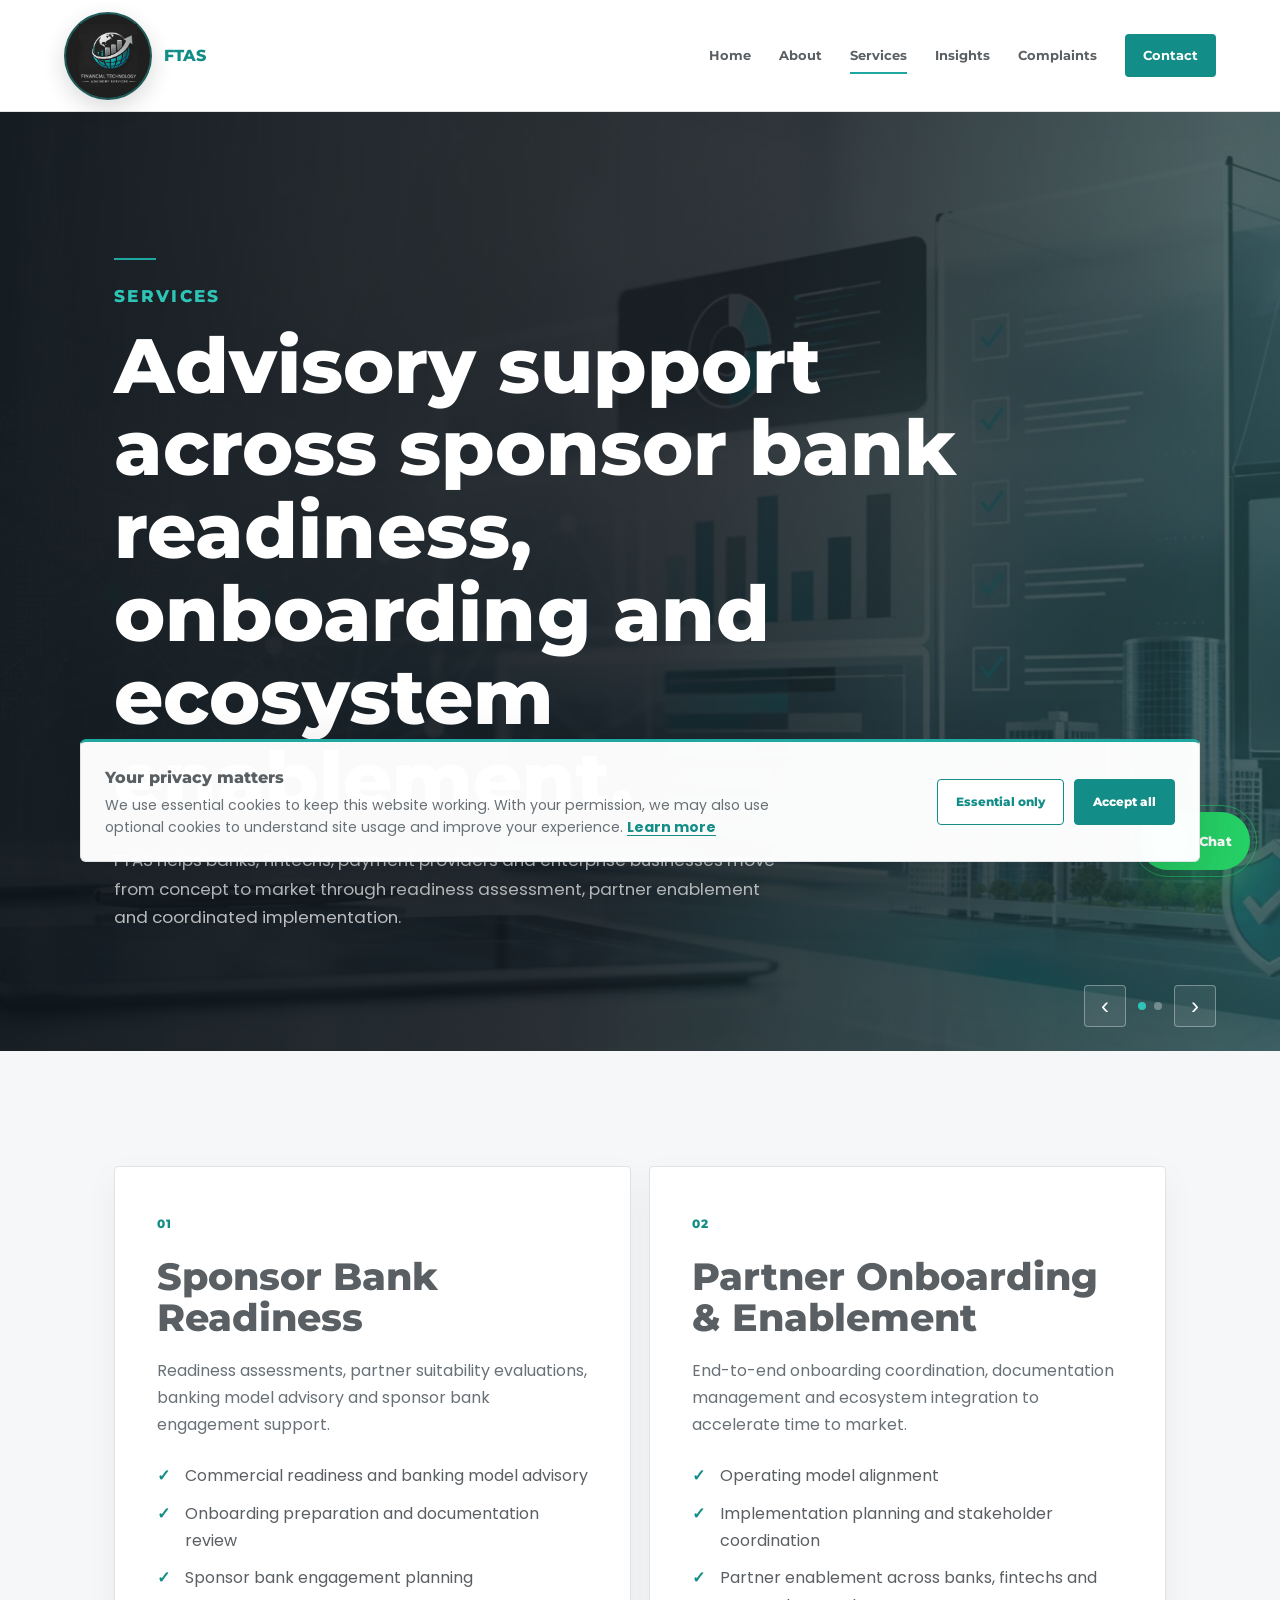
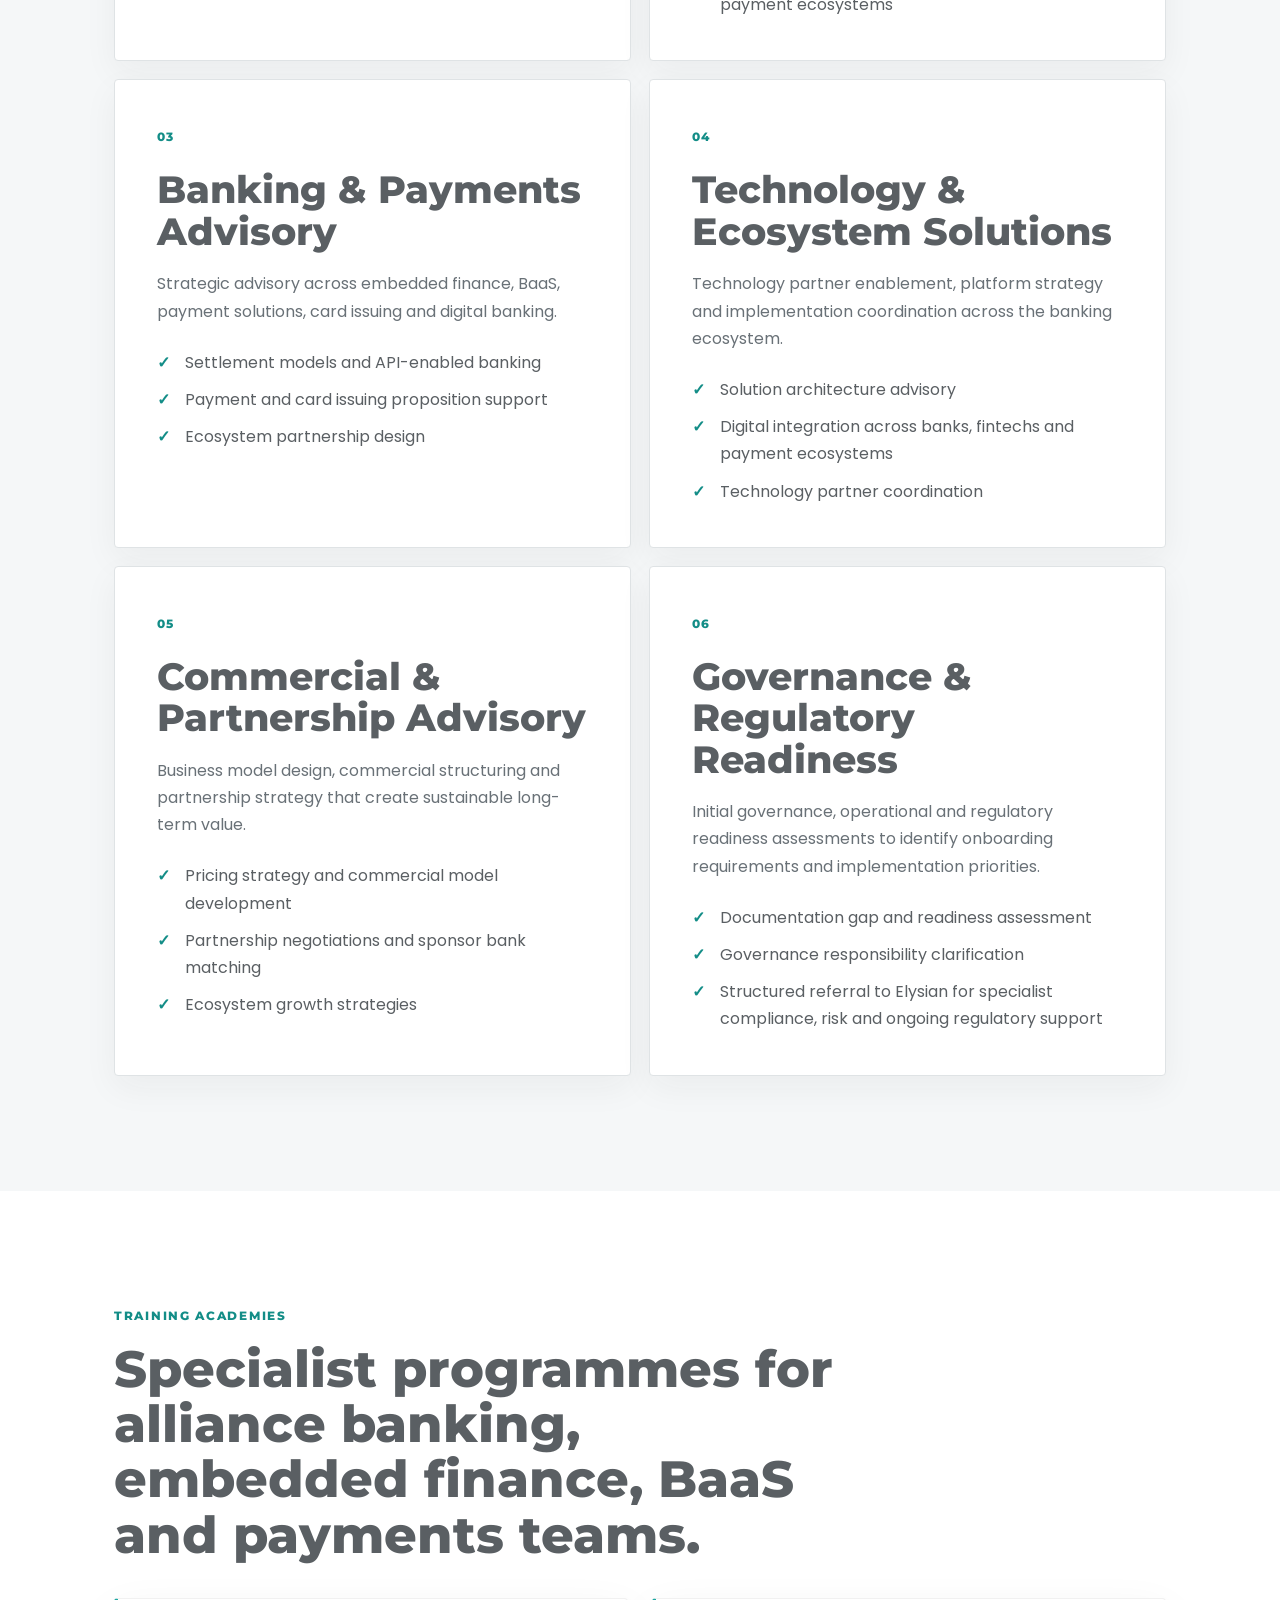
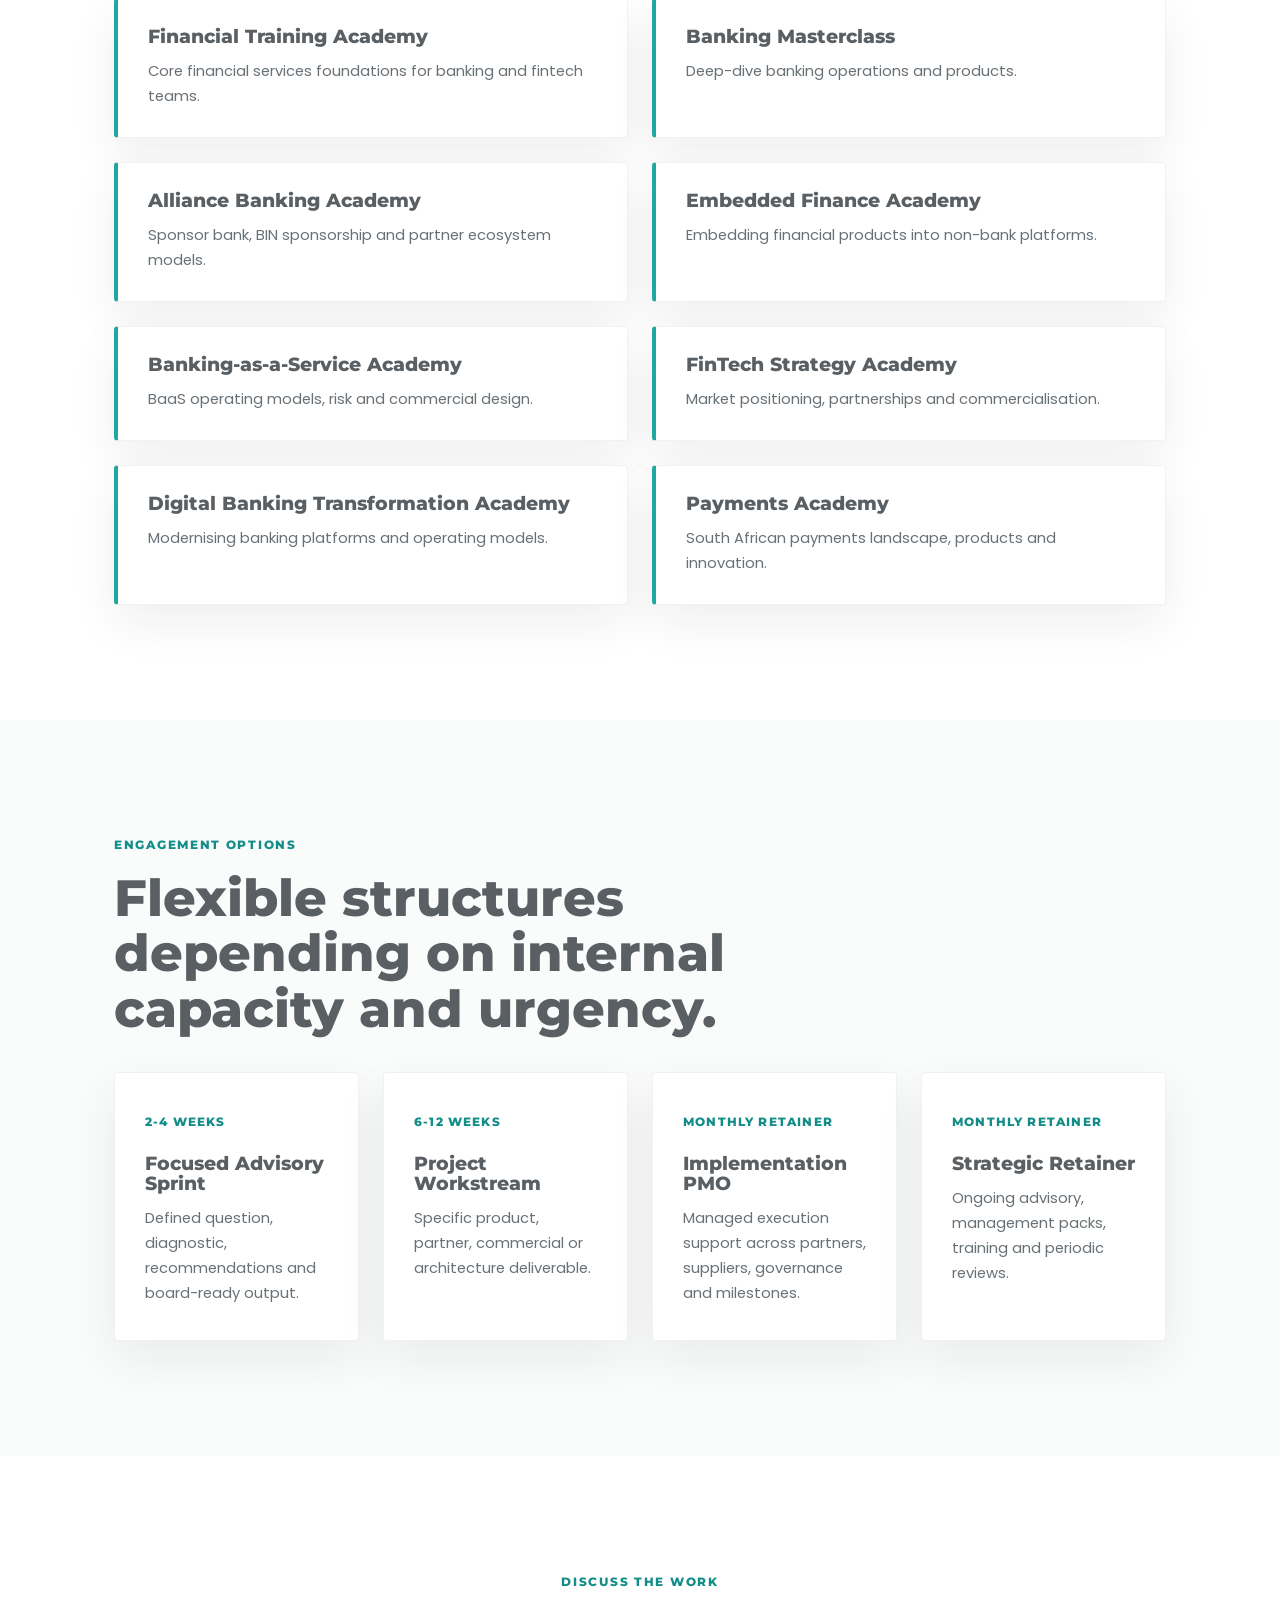
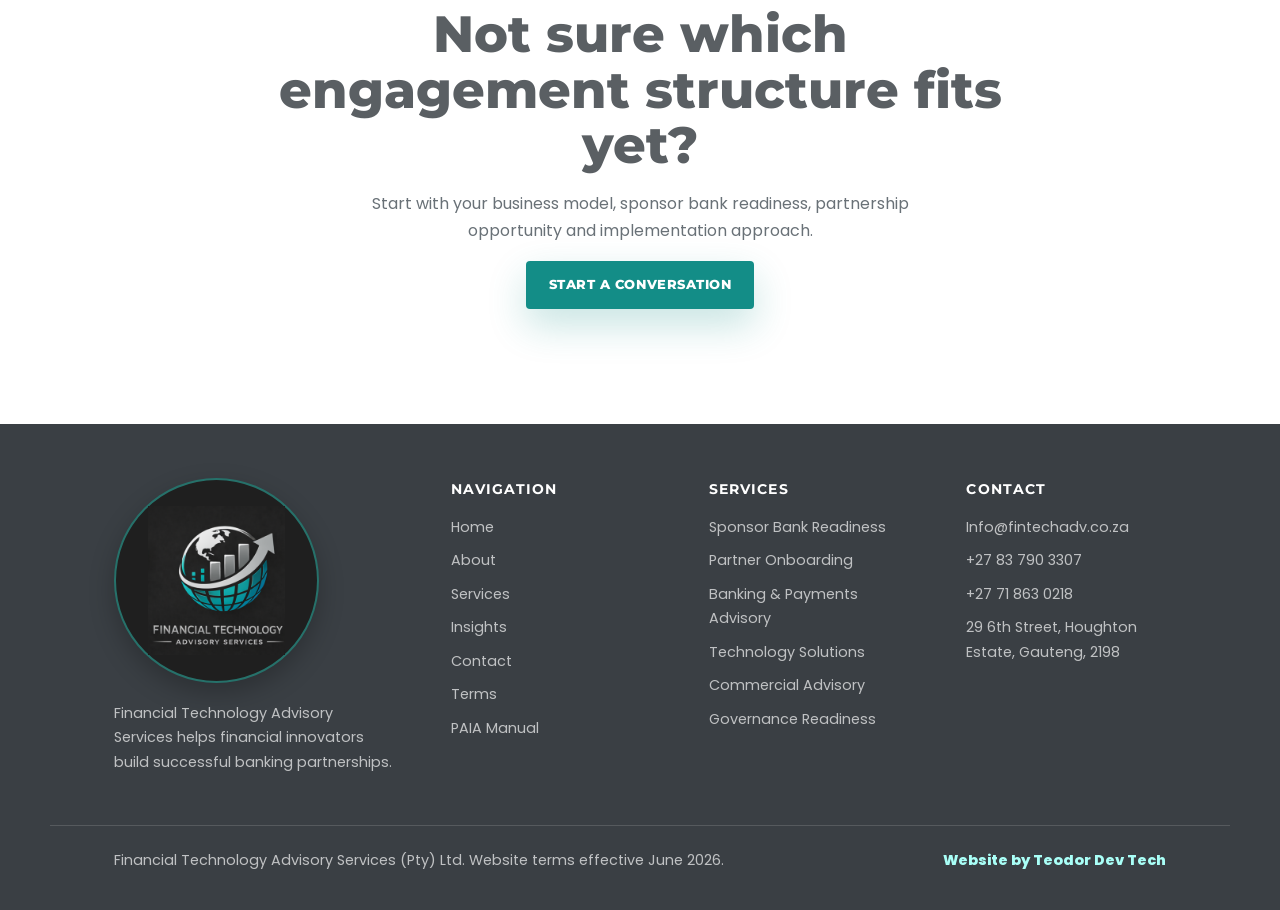
<file: services.html>
<!DOCTYPE html>
<html lang="en">
  <head>
    <meta charset="UTF-8" />
    <meta name="viewport" content="width=device-width, initial-scale=1.0" />
    <meta
      name="description"
      content="FTAS services include sponsor bank readiness, partner onboarding, banking and payments advisory, technology ecosystem solutions, commercial advisory and governance readiness."
    />
    <meta name="robots" content="index, follow" />
    <meta name="theme-color" content="#138D87" />
    <title>Services | Financial Technology Advisory Services</title>
    <link rel="canonical" href="https://www.fintechadv.co.za/services" />
    <meta property="og:type" content="website" />
    <meta property="og:site_name" content="FTAS" />
    <meta property="og:title" content="Services | Sponsor Bank Readiness & Ecosystem Enablement | FTAS" />
    <meta property="og:description" content="Structured advisory support across sponsor bank readiness, partner onboarding, financial technology advisory and ecosystem enablement." />
    <meta property="og:url" content="https://www.fintechadv.co.za/services" />
    <meta property="og:image" content="https://www.fintechadv.co.za/assets/fintech-advisory-visual.png" />
    <meta name="twitter:card" content="summary_large_image" />
    <link rel="icon" type="image/png" sizes="192x192" href="/assets/favicon.png" />
    <link rel="preconnect" href="https://fonts.googleapis.com" />
    <link rel="preconnect" href="https://fonts.gstatic.com" crossorigin />
    <link
      href="https://fonts.googleapis.com/css2?family=Montserrat:wght@500;600;700;800&family=Poppins:wght@400;500;600&display=swap"
      rel="stylesheet"
    />
    <link rel="stylesheet" href="style.css" />
  </head>
  <body>
    <header class="site-header">
      <a class="brand" href="index.html" aria-label="FTAS home">
        <span class="logo-badge"><img src="assets/fsa-logo.webp" alt="Financial Technology Advisory Services logo" width="346" height="378" /></span>
        <span>FTAS</span>
      </a>
      <button class="nav-toggle" type="button" aria-expanded="false" aria-controls="site-nav">
        <span></span><span></span><span></span>
      </button>
      <nav id="site-nav" class="site-nav" aria-label="Primary navigation">
        <a href="index.html">Home</a>
        <a href="about.html">About</a>
        <a class="active" href="services.html">Services</a>
        <a href="insights.html">Insights</a>
        <a class="nav-cta" href="contact.html">Contact</a>
      </nav>
    </header>

    <main>
      <section class="page-hero">
        <div class="wrap page-hero-inner reveal">
          <span class="rule"></span>
          <p class="eyebrow">Services</p>
          <h1>Advisory support across sponsor bank readiness, onboarding and ecosystem enablement.</h1>
          <p>
            FTAS helps banks, fintechs, payment providers and enterprise businesses move from
            concept to market through readiness assessment, partner enablement and coordinated
            implementation.
          </p>
        </div>
      </section>

      <section class="section service-detail-section">
        <div class="wrap service-detail-grid">
          <article id="readiness" class="service-detail reveal">
            <span>01</span>
            <h2>Sponsor Bank Readiness</h2>
            <p>Readiness assessments, partner suitability evaluations, banking model advisory and sponsor bank engagement support.</p>
            <ul>
              <li>Commercial readiness and banking model advisory</li>
              <li>Onboarding preparation and documentation review</li>
              <li>Sponsor bank engagement planning</li>
            </ul>
          </article>
          <article id="onboarding" class="service-detail reveal">
            <span>02</span>
            <h2>Partner Onboarding & Enablement</h2>
            <p>End-to-end onboarding coordination, documentation management and ecosystem integration to accelerate time to market.</p>
            <ul>
              <li>Operating model alignment</li>
              <li>Implementation planning and stakeholder coordination</li>
              <li>Partner enablement across banks, fintechs and payment ecosystems</li>
            </ul>
          </article>
          <article id="banking" class="service-detail reveal">
            <span>03</span>
            <h2>Banking & Payments Advisory</h2>
            <p>Strategic advisory across embedded finance, BaaS, payment solutions, card issuing and digital banking.</p>
            <ul>
              <li>Settlement models and API-enabled banking</li>
              <li>Payment and card issuing proposition support</li>
              <li>Ecosystem partnership design</li>
            </ul>
          </article>
          <article id="technology" class="service-detail reveal">
            <span>04</span>
            <h2>Technology & Ecosystem Solutions</h2>
            <p>Technology partner enablement, platform strategy and implementation coordination across the banking ecosystem.</p>
            <ul>
              <li>Solution architecture advisory</li>
              <li>Digital integration across banks, fintechs and payment ecosystems</li>
              <li>Technology partner coordination</li>
            </ul>
          </article>
          <article id="partnership" class="service-detail reveal">
            <span>05</span>
            <h2>Commercial & Partnership Advisory</h2>
            <p>Business model design, commercial structuring and partnership strategy that create sustainable long-term value.</p>
            <ul>
              <li>Pricing strategy and commercial model development</li>
              <li>Partnership negotiations and sponsor bank matching</li>
              <li>Ecosystem growth strategies</li>
            </ul>
          </article>
          <article id="governance" class="service-detail reveal">
            <span>06</span>
            <h2>Governance & Regulatory Readiness</h2>
            <p>Initial governance, operational and regulatory readiness assessments to identify onboarding requirements and implementation priorities.</p>
            <ul>
              <li>Documentation gap and readiness assessment</li>
              <li>Governance responsibility clarification</li>
              <li>Structured referral to Elysian for specialist compliance, risk and ongoing regulatory support</li>
            </ul>
          </article>
        </div>
      </section>

      <section class="section section-white">
        <div class="wrap">
          <div class="section-heading reveal">
            <p class="eyebrow">Training academies</p>
            <h2>Specialist programmes for alliance banking, embedded finance, BaaS and payments teams.</h2>
          </div>
          <div class="academy-grid reveal">
            <article>
              <h3>Financial Training Academy</h3>
              <p>Core financial services foundations for banking and fintech teams.</p>
            </article>
            <article>
              <h3>Banking Masterclass</h3>
              <p>Deep-dive banking operations and products.</p>
            </article>
            <article>
              <h3>Alliance Banking Academy</h3>
              <p>Sponsor bank, BIN sponsorship and partner ecosystem models.</p>
            </article>
            <article>
              <h3>Embedded Finance Academy</h3>
              <p>Embedding financial products into non-bank platforms.</p>
            </article>
            <article>
              <h3>Banking-as-a-Service Academy</h3>
              <p>BaaS operating models, risk and commercial design.</p>
            </article>
            <article>
              <h3>FinTech Strategy Academy</h3>
              <p>Market positioning, partnerships and commercialisation.</p>
            </article>
            <article>
              <h3>Digital Banking Transformation Academy</h3>
              <p>Modernising banking platforms and operating models.</p>
            </article>
            <article>
              <h3>Payments Academy</h3>
              <p>South African payments landscape, products and innovation.</p>
            </article>
          </div>
        </div>
      </section>

      <section class="section section-light">
        <div class="wrap">
          <div class="section-heading reveal">
            <p class="eyebrow">Engagement options</p>
            <h2>Flexible structures depending on internal capacity and urgency.</h2>
          </div>
          <div class="engagement-grid reveal">
            <article>
              <span>2-4 weeks</span>
              <h3>Focused Advisory Sprint</h3>
              <p>Defined question, diagnostic, recommendations and board-ready output.</p>
            </article>
            <article>
              <span>6-12 weeks</span>
              <h3>Project Workstream</h3>
              <p>Specific product, partner, commercial or architecture deliverable.</p>
            </article>
            <article>
              <span>Monthly retainer</span>
              <h3>Implementation PMO</h3>
              <p>Managed execution support across partners, suppliers, governance and milestones.</p>
            </article>
            <article>
              <span>Monthly retainer</span>
              <h3>Strategic Retainer</h3>
              <p>Ongoing advisory, management packs, training and periodic reviews.</p>
            </article>
          </div>
        </div>
      </section>

      <section class="section final-cta">
        <div class="wrap reveal">
          <p class="eyebrow">Discuss the work</p>
          <h2>Not sure which engagement structure fits yet?</h2>
          <p>Start with your business model, sponsor bank readiness, partnership opportunity and implementation approach.</p>
          <a class="button button-primary" href="contact.html">Start a Conversation</a>
        </div>
      </section>
    </main>

    <footer class="site-footer">
      <div class="wrap footer-grid">
        <div class="footer-brand">
          <span class="logo-badge"><img src="assets/fsa-logo.webp" alt="" width="346" height="378" loading="lazy" decoding="async" /></span>
          <p>Financial Technology Advisory Services helps financial innovators build successful banking partnerships.</p>
        </div>
        <div>
          <h4>Navigation</h4>
          <a href="index.html">Home</a><a href="about.html">About</a><a href="services.html">Services</a><a href="insights.html">Insights</a><a href="contact.html">Contact</a><a href="terms.html">Terms</a><a href="paia.html">PAIA Manual</a>
        </div>
        <div>
          <h4>Services</h4>
          <a href="#readiness">Sponsor Bank Readiness</a><a href="#onboarding">Partner Onboarding</a><a href="#banking">Banking & Payments Advisory</a><a href="#technology">Technology Solutions</a><a href="#partnership">Commercial Advisory</a><a href="#governance">Governance Readiness</a>
        </div>
        <div>
          <h4>Contact</h4>
          <a href="mailto:Info@fintechadv.co.za">Info@fintechadv.co.za</a><a href="tel:+27837903307">+27 83 790 3307</a><a href="tel:+27718630218">+27 71 863 0218</a><p>29 6th Street, Houghton Estate, Gauteng, 2198</p>
        </div>
      </div>
      <div class="wrap footer-bottom">
        <span>Financial Technology Advisory Services (Pty) Ltd. Website terms effective June 2026.</span>
        <a href="https://www.teodordev.co.za" target="_blank" rel="noopener">Website by Teodor Dev Tech</a>
      </div>
    </footer>
    <script src="script.js" defer></script>
  </body>
</html>
</file>
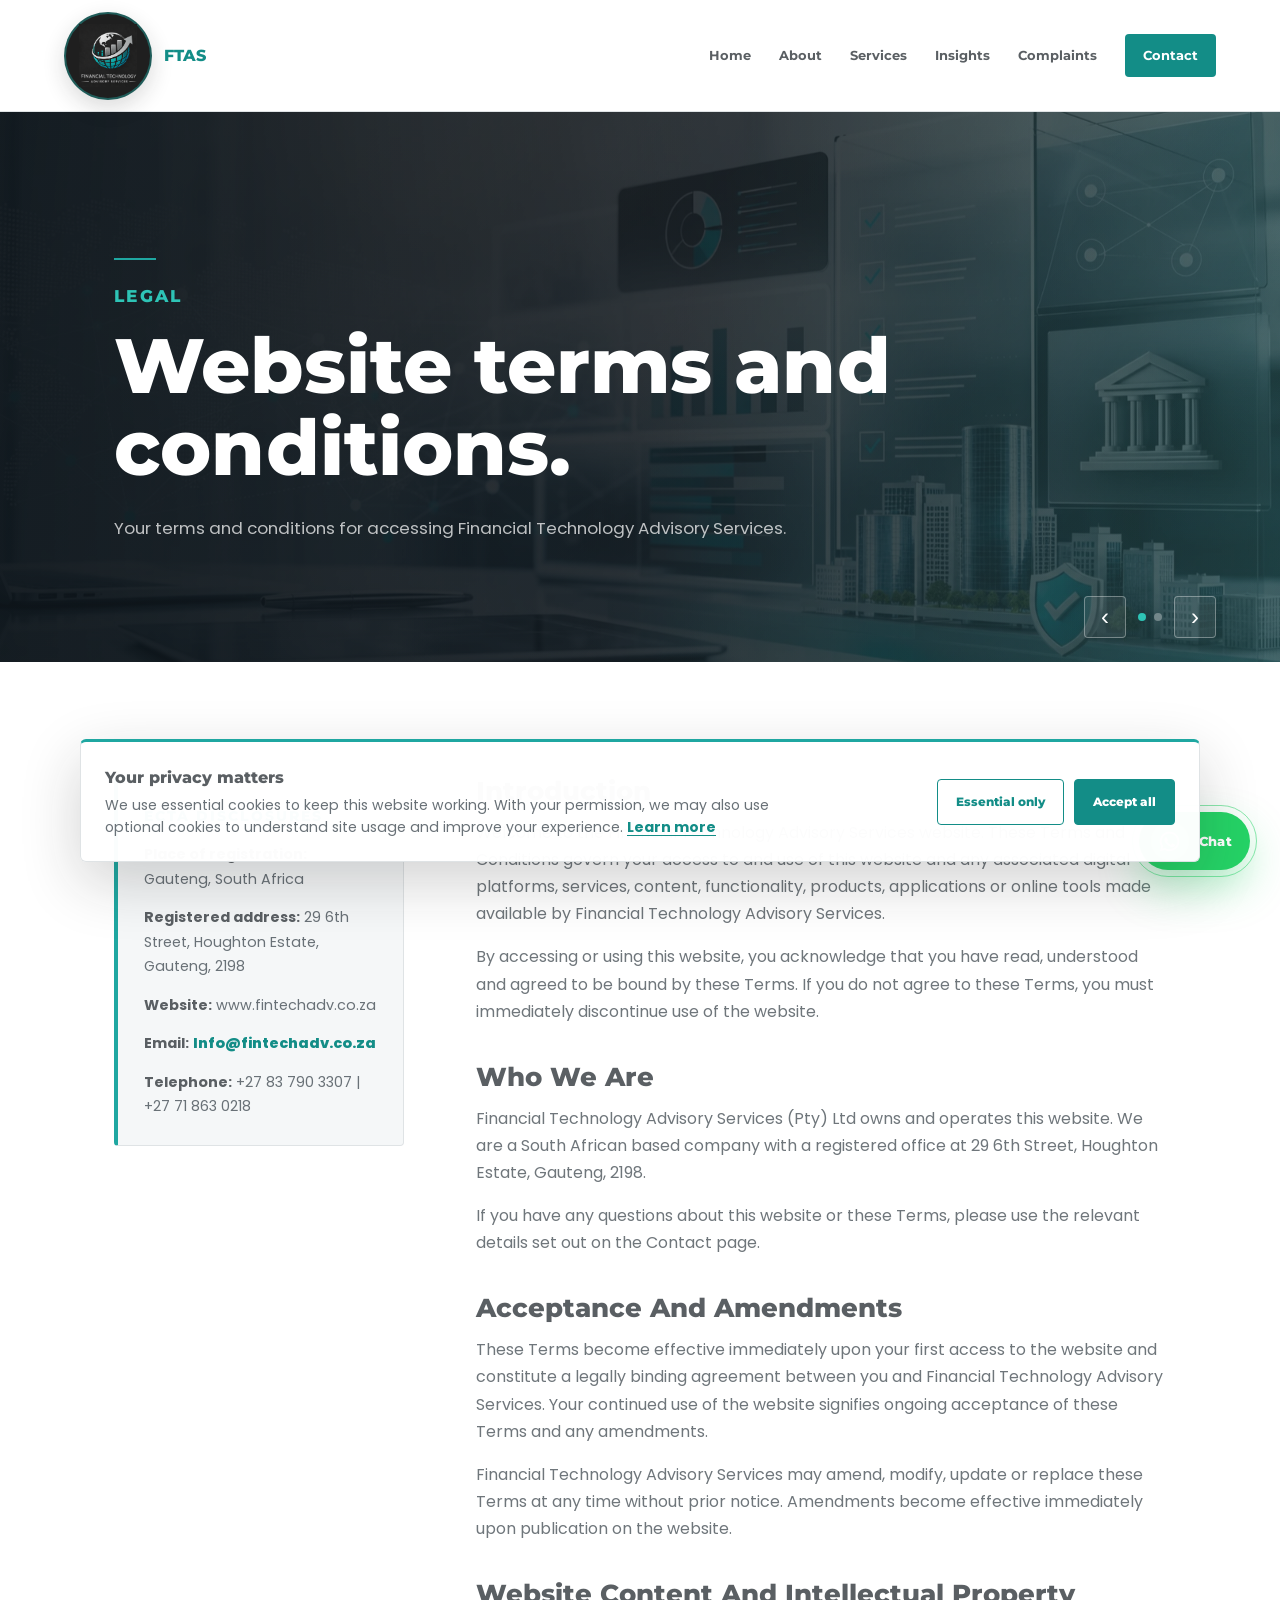
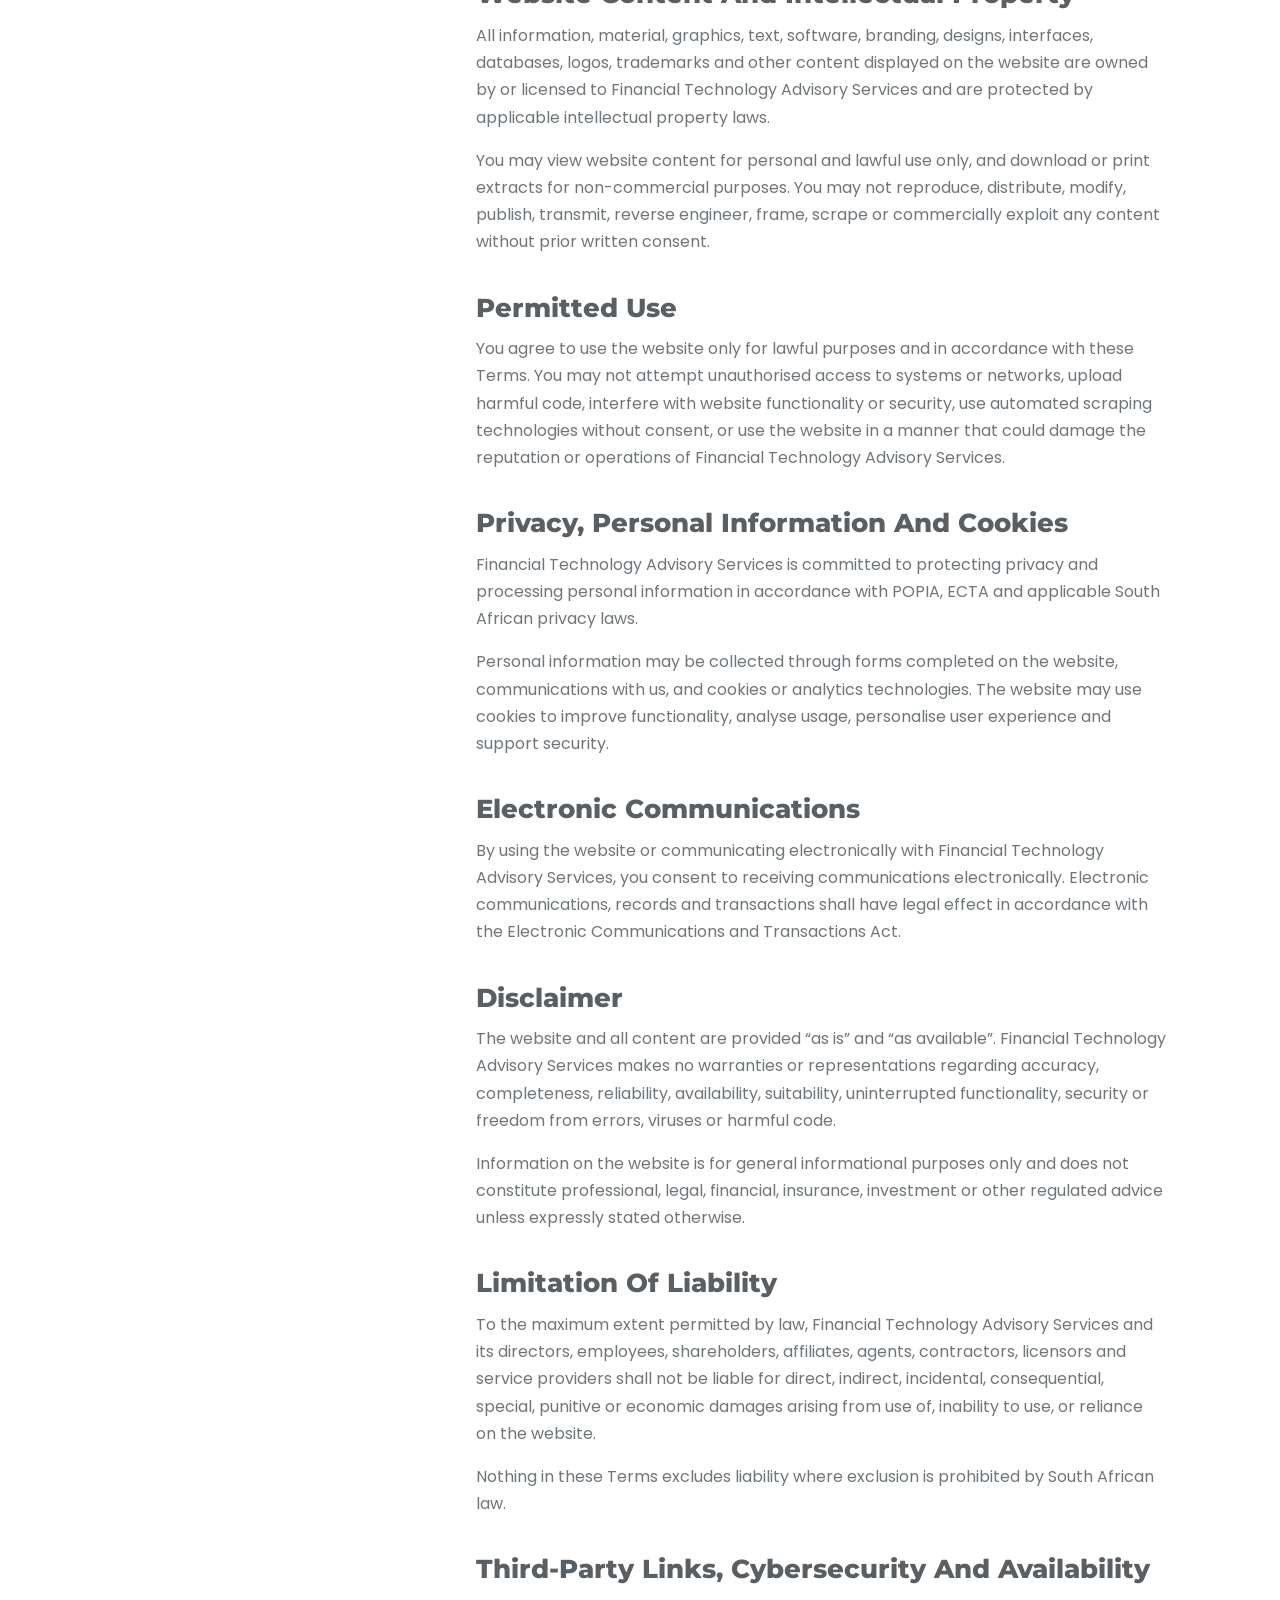
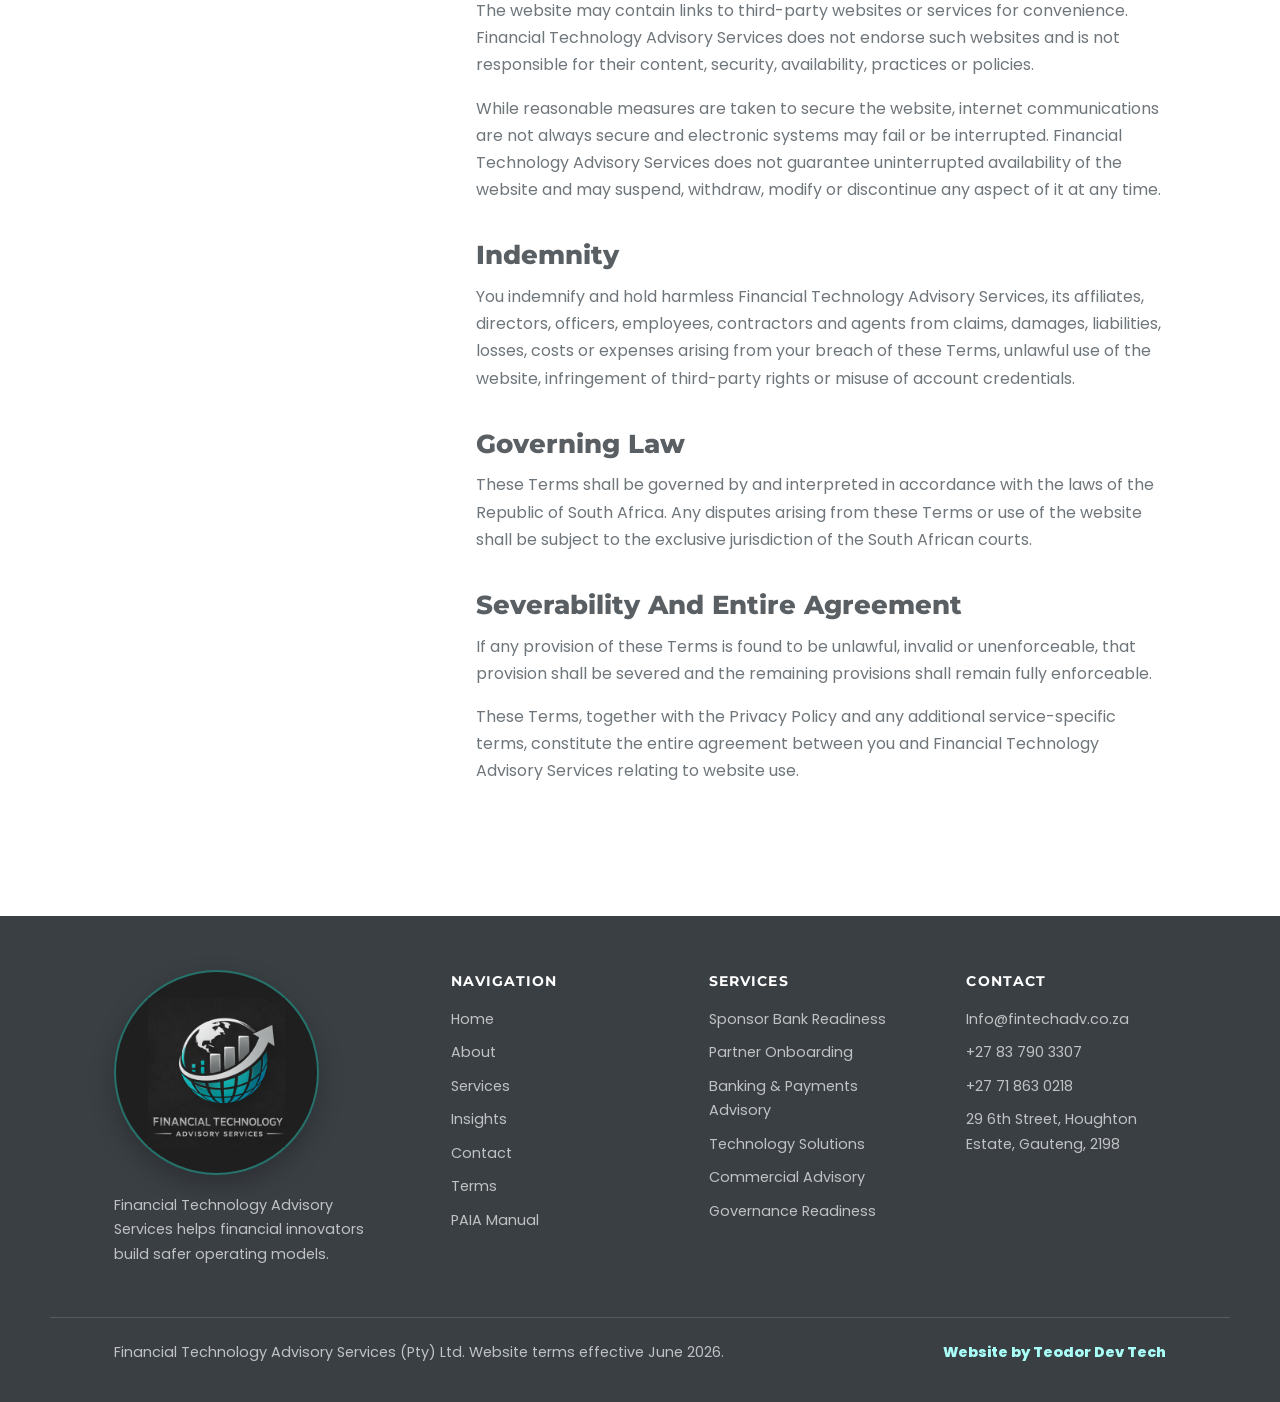
<file: terms.html>
<!DOCTYPE html>
<html lang="en">
  <head>
    <meta charset="UTF-8" />
    <meta name="viewport" content="width=device-width, initial-scale=1.0" />
    <meta name="description" content="Website terms and conditions for Financial Technology Advisory Services." />
    <meta name="robots" content="index, follow" />
    <meta name="theme-color" content="#138D87" />
    <title>Terms of Use | FTAS</title>
    <link rel="canonical" href="https://www.fintechadv.co.za/terms" />
    <meta property="og:type" content="website" />
    <meta property="og:site_name" content="FTAS" />
    <meta property="og:title" content="Website Terms and Conditions | FTAS" />
    <meta property="og:description" content="Website terms and conditions for Financial Technology Advisory Services." />
    <meta property="og:url" content="https://www.fintechadv.co.za/terms" />
    <meta property="og:image" content="https://www.fintechadv.co.za/assets/fsa-logo.png" />
    <meta name="twitter:card" content="summary" />
    <link rel="icon" type="image/png" sizes="192x192" href="/assets/favicon.png" />
    <link rel="preconnect" href="https://fonts.googleapis.com" />
    <link rel="preconnect" href="https://fonts.gstatic.com" crossorigin />
    <link
      href="https://fonts.googleapis.com/css2?family=Montserrat:wght@500;600;700;800&family=Poppins:wght@400;500;600&display=swap"
      rel="stylesheet"
    />
    <link rel="stylesheet" href="style.css" />
  </head>
  <body>
    <header class="site-header">
      <a class="brand" href="index.html" aria-label="FTAS home">
        <span class="logo-badge"><img src="assets/fsa-logo.webp" alt="Financial Technology Advisory Services logo" width="346" height="378" /></span>
        <span>FTAS</span>
      </a>
      <button class="nav-toggle" type="button" aria-expanded="false" aria-controls="site-nav">
        <span></span><span></span><span></span>
      </button>
      <nav id="site-nav" class="site-nav" aria-label="Primary navigation">
        <a href="index.html">Home</a>
        <a href="about.html">About</a>
        <a href="services.html">Services</a>
        <a href="insights.html">Insights</a>
        <a class="nav-cta" href="contact.html">Contact</a>
      </nav>
    </header>

    <main>
      <section class="page-hero">
        <div class="wrap page-hero-inner reveal">
          <span class="rule"></span>
          <p class="eyebrow">Legal</p>
          <h1>Website terms and conditions.</h1>
          <p>Your terms and conditions for accessing Financial Technology Advisory Services.</p>
        </div>
      </section>

      <section class="section section-white">
        <div class="wrap legal-layout reveal">
          <aside class="legal-summary">
            <p class="eyebrow">ECTA disclosures</p>
            <p><strong>Place of registration:</strong> Gauteng, South Africa</p>
            <p><strong>Registered address:</strong> 29 6th Street, Houghton Estate, Gauteng, 2198</p>
            <p><strong>Website:</strong> www.fintechadv.co.za</p>
            <p><strong>Email:</strong> <a href="mailto:Info@fintechadv.co.za">Info@fintechadv.co.za</a></p>
            <p><strong>Telephone:</strong> +27 83 790 3307 | +27 71 863 0218</p>
          </aside>

          <article class="legal-content">
            <h2>Introduction</h2>
            <p>
              Welcome to the Financial Technology Advisory Services website. These Terms and
              Conditions govern your access to and use of this website and any associated digital
              platforms, services, content, functionality, products, applications or online tools
              made available by Financial Technology Advisory Services.
            </p>
            <p>
              By accessing or using this website, you acknowledge that you have read, understood
              and agreed to be bound by these Terms. If you do not agree to these Terms, you must
              immediately discontinue use of the website.
            </p>

            <h2>Who We Are</h2>
            <p>
              Financial Technology Advisory Services (Pty) Ltd owns and operates this website. We
              are a South African based company with a registered office at 29 6th Street,
              Houghton Estate, Gauteng, 2198.
            </p>
            <p>
              If you have any questions about this website or these Terms, please use the relevant
              details set out on the Contact page.
            </p>

            <h2>Acceptance And Amendments</h2>
            <p>
              These Terms become effective immediately upon your first access to the website and
              constitute a legally binding agreement between you and Financial Technology Advisory
              Services. Your continued use of the website signifies ongoing acceptance of these
              Terms and any amendments.
            </p>
            <p>
              Financial Technology Advisory Services may amend, modify, update or replace these
              Terms at any time without prior notice. Amendments become effective immediately upon
              publication on the website.
            </p>

            <h2>Website Content And Intellectual Property</h2>
            <p>
              All information, material, graphics, text, software, branding, designs, interfaces,
              databases, logos, trademarks and other content displayed on the website are owned by
              or licensed to Financial Technology Advisory Services and are protected by applicable
              intellectual property laws.
            </p>
            <p>
              You may view website content for personal and lawful use only, and download or print
              extracts for non-commercial purposes. You may not reproduce, distribute, modify,
              publish, transmit, reverse engineer, frame, scrape or commercially exploit any
              content without prior written consent.
            </p>

            <h2>Permitted Use</h2>
            <p>
              You agree to use the website only for lawful purposes and in accordance with these
              Terms. You may not attempt unauthorised access to systems or networks, upload harmful
              code, interfere with website functionality or security, use automated scraping
              technologies without consent, or use the website in a manner that could damage the
              reputation or operations of Financial Technology Advisory Services.
            </p>

            <h2 id="privacy-cookies">Privacy, Personal Information And Cookies</h2>
            <p>
              Financial Technology Advisory Services is committed to protecting privacy and
              processing personal information in accordance with POPIA, ECTA and applicable South
              African privacy laws.
            </p>
            <p>
              Personal information may be collected through forms completed on the website,
              communications with us, and cookies or analytics technologies. The website may use
              cookies to improve functionality, analyse usage, personalise user experience and
              support security.
            </p>

            <h2>Electronic Communications</h2>
            <p>
              By using the website or communicating electronically with Financial Technology
              Advisory Services, you consent to receiving communications electronically. Electronic
              communications, records and transactions shall have legal effect in accordance with
              the Electronic Communications and Transactions Act.
            </p>

            <h2>Disclaimer</h2>
            <p>
              The website and all content are provided “as is” and “as available”. Financial
              Technology Advisory Services makes no warranties or representations regarding
              accuracy, completeness, reliability, availability, suitability, uninterrupted
              functionality, security or freedom from errors, viruses or harmful code.
            </p>
            <p>
              Information on the website is for general informational purposes only and does not
              constitute professional, legal, financial, insurance, investment or other regulated
              advice unless expressly stated otherwise.
            </p>

            <h2>Limitation Of Liability</h2>
            <p>
              To the maximum extent permitted by law, Financial Technology Advisory Services and
              its directors, employees, shareholders, affiliates, agents, contractors, licensors and
              service providers shall not be liable for direct, indirect, incidental, consequential,
              special, punitive or economic damages arising from use of, inability to use, or
              reliance on the website.
            </p>
            <p>
              Nothing in these Terms excludes liability where exclusion is prohibited by South
              African law.
            </p>

            <h2>Third-Party Links, Cybersecurity And Availability</h2>
            <p>
              The website may contain links to third-party websites or services for convenience.
              Financial Technology Advisory Services does not endorse such websites and is not
              responsible for their content, security, availability, practices or policies.
            </p>
            <p>
              While reasonable measures are taken to secure the website, internet communications
              are not always secure and electronic systems may fail or be interrupted. Financial
              Technology Advisory Services does not guarantee uninterrupted availability of the
              website and may suspend, withdraw, modify or discontinue any aspect of it at any time.
            </p>

            <h2>Indemnity</h2>
            <p>
              You indemnify and hold harmless Financial Technology Advisory Services, its
              affiliates, directors, officers, employees, contractors and agents from claims,
              damages, liabilities, losses, costs or expenses arising from your breach of these
              Terms, unlawful use of the website, infringement of third-party rights or misuse of
              account credentials.
            </p>

            <h2>Governing Law</h2>
            <p>
              These Terms shall be governed by and interpreted in accordance with the laws of the
              Republic of South Africa. Any disputes arising from these Terms or use of the website
              shall be subject to the exclusive jurisdiction of the South African courts.
            </p>

            <h2>Severability And Entire Agreement</h2>
            <p>
              If any provision of these Terms is found to be unlawful, invalid or unenforceable,
              that provision shall be severed and the remaining provisions shall remain fully
              enforceable.
            </p>
            <p>
              These Terms, together with the Privacy Policy and any additional service-specific
              terms, constitute the entire agreement between you and Financial Technology Advisory
              Services relating to website use.
            </p>
          </article>
        </div>
      </section>
    </main>

    <footer class="site-footer">
      <div class="wrap footer-grid">
        <div class="footer-brand">
          <span class="logo-badge"><img src="assets/fsa-logo.webp" alt="" width="346" height="378" loading="lazy" decoding="async" /></span>
          <p>Financial Technology Advisory Services helps financial innovators build safer operating models.</p>
        </div>
        <div>
          <h4>Navigation</h4>
          <a href="index.html">Home</a><a href="about.html">About</a><a href="services.html">Services</a><a href="insights.html">Insights</a><a href="contact.html">Contact</a><a href="terms.html">Terms</a><a href="paia.html">PAIA Manual</a>
        </div>
        <div>
          <h4>Services</h4>
          <a href="services.html#readiness">Sponsor Bank Readiness</a><a href="services.html#onboarding">Partner Onboarding</a><a href="services.html#banking">Banking & Payments Advisory</a><a href="services.html#technology">Technology Solutions</a><a href="services.html#partnership">Commercial Advisory</a><a href="services.html#governance">Governance Readiness</a>
        </div>
        <div>
          <h4>Contact</h4>
          <a href="mailto:Info@fintechadv.co.za">Info@fintechadv.co.za</a><a href="tel:+27837903307">+27 83 790 3307</a><a href="tel:+27718630218">+27 71 863 0218</a><p>29 6th Street, Houghton Estate, Gauteng, 2198</p>
        </div>
      </div>
      <div class="wrap footer-bottom">
        <span>Financial Technology Advisory Services (Pty) Ltd. Website terms effective June 2026.</span>
        <a href="https://www.teodordev.co.za" target="_blank" rel="noopener">Website by Teodor Dev Tech</a>
      </div>
    </footer>
    <script src="script.js" defer></script>
  </body>
</html>
</file>
<file: style.css>
:root {
  --ink: #1f1f1f;
  --heading: #5a5f63;
  --muted: #697177;
  --line: #dfe3e5;
  --line-strong: #c7c9cc;
  --surface: #f5f7f8;
  --paper: #ffffff;
  --teal: #1fa7a1;
  --teal-dark: #138d87;
  --aqua: #2ec4b6;
  --charcoal: #3a3f44;
  --shadow: 0 24px 60px rgba(31, 31, 31, 0.1);
  --max: 1180px;
  --gutter: clamp(20px, 5vw, 72px);
  --header-height: 112px;
}

* {
  box-sizing: border-box;
}

html {
  scroll-behavior: smooth;
}

html,
body {
  max-width: 100%;
  overflow-x: hidden;
}

body {
  margin: 0;
  padding-top: var(--header-height);
  color: var(--ink);
  background: var(--surface);
  font-family: "Poppins", Calibri, Arial, sans-serif;
  line-height: 1.7;
}

img {
  display: block;
  max-width: 100%;
}

a {
  color: inherit;
  text-decoration: none;
}

p,
a,
li,
span,
strong {
  overflow-wrap: anywhere;
}

h1,
h2,
h3,
h4,
p {
  margin-top: 0;
}

h1,
h2,
h3,
h4,
.brand,
.button,
.site-nav a {
  font-family: "Montserrat", Calibri, Arial, sans-serif;
}

h1,
h2,
h3 {
  color: var(--heading);
  letter-spacing: 0;
  line-height: 1.08;
}

h1 {
  max-width: 900px;
  margin-bottom: 24px;
  font-size: clamp(2.6rem, 6vw, 5rem);
  font-weight: 800;
}

h2 {
  max-width: 760px;
  margin-bottom: 18px;
  font-size: clamp(2rem, 4vw, 3.55rem);
  font-weight: 800;
}

h3 {
  margin-bottom: 12px;
  font-size: 1.16rem;
  font-weight: 800;
}

p {
  color: var(--muted);
}

.wrap {
  max-width: var(--max);
  margin: 0 auto;
  padding: 0 var(--gutter);
}

.site-header {
  position: fixed;
  top: 0;
  right: 0;
  left: 0;
  z-index: 80;
  display: flex;
  align-items: center;
  justify-content: space-between;
  min-height: var(--header-height);
  padding: 10px var(--gutter);
  background: rgba(255, 255, 255, 0.96);
  border-bottom: 1px solid var(--line);
  backdrop-filter: blur(14px);
}

.brand {
  min-width: 0;
  display: inline-flex;
  align-items: center;
  gap: 12px;
  color: var(--teal-dark);
  font-size: 1.02rem;
  font-weight: 800;
}

.brand .logo-badge {
  display: grid;
  flex: 0 0 auto;
  place-items: center;
  width: 88px;
  height: 88px;
  aspect-ratio: 1;
  background: #1f1f1f;
  border: 2px solid rgba(31, 167, 161, 0.45);
  border-radius: 50%;
  box-shadow: 0 8px 22px rgba(31, 31, 31, 0.16);
}

.brand .logo-badge img {
  display: block;
  width: 68%;
  height: auto;
  object-fit: contain;
}

.site-nav {
  display: flex;
  align-items: center;
  gap: 28px;
  min-width: 0;
}

.site-nav a {
  position: relative;
  color: var(--heading);
  font-size: 0.84rem;
  font-weight: 700;
}

.site-nav a::after {
  position: absolute;
  right: 0;
  bottom: -7px;
  left: 0;
  height: 2px;
  content: "";
  background: var(--teal);
  transform: scaleX(0);
  transition: transform 180ms ease;
}

.site-nav a:hover::after,
.site-nav a:focus-visible::after,
.site-nav a.active::after {
  transform: scaleX(1);
}

.site-nav .nav-cta {
  padding: 10px 18px;
  color: #ffffff;
  background: var(--teal-dark);
  border-radius: 4px;
}

.site-nav .nav-cta::after {
  display: none;
}

.nav-toggle {
  display: none;
  width: 44px;
  height: 44px;
  padding: 0;
  background: var(--paper);
  border: 1px solid var(--line-strong);
  border-radius: 4px;
}

.nav-toggle span {
  display: block;
  width: 21px;
  height: 2px;
  margin: 5px auto;
  background: var(--ink);
}

.section {
  padding: clamp(68px, 9vw, 118px) 0;
}

.section-white {
  background: var(--paper);
}

.section-light {
  background: #f9fcfb;
}

.trust-section {
  padding: clamp(54px, 8vw, 96px) 0;
  border-top: 1px solid rgba(31, 31, 31, 0.08);
  border-bottom: 1px solid rgba(31, 31, 31, 0.08);
  background: #fafbfc;
}

.trust-statement {
  max-width: 760px;
  margin: 0 auto;
  text-align: center;
}

.trust-copy {
  font-size: clamp(1.05rem, 2vw, 1.18rem);
  color: var(--heading);
}

.consultation-banner {
  background: linear-gradient(135deg, rgba(19, 141, 135, 0.94), rgba(58, 63, 68, 0.96)), var(--charcoal);
  color: #ffffff;
}

.consultation-inner {
  display: grid;
  grid-template-columns: 1fr auto;
  gap: clamp(24px, 4vw, 58px);
  align-items: center;
  padding: clamp(38px, 5vw, 56px) 0;
}

.consultation-inner h3 {
  margin: 0 0 8px;
  color: #ffffff;
  font-size: clamp(1.35rem, 2.2vw, 1.8rem);
}

.consultation-inner p {
  margin: 0;
  color: rgba(255, 255, 255, 0.84);
  font-size: clamp(0.95rem, 1.1vw, 1.05rem);
}

.hero {

  position: relative;
  min-height: min(720px, calc(100vh - var(--header-height)));
  overflow: hidden;
  background: var(--charcoal);
}

.hero-home {
  display: flex;
  align-items: center;
  justify-content: center;
  text-align: left;
}

.hero-media {
  position: absolute;
  inset: 0;
}

.hero-media img,
.hero-slide {
  width: 100%;
  height: 100%;
  object-fit: cover;
}

.hero-slide {
  position: absolute;
  inset: 0;
  opacity: 0;
  transform: scale(1.05) translateX(0);
  transition:
    opacity 900ms ease,
    transform 7000ms ease;
  will-change: transform, opacity;
}

.hero-slide.is-active {
  opacity: 0.34;
  transform: scale(1.1) translateX(-1.6%);
  animation: hero-image-pan 18s cubic-bezier(0.42, 0, 0.58, 1) infinite alternate;
}

.hero-slide.is-exiting {
  opacity: 0;
  transform: scale(1.07) translateX(1.4%);
}

@keyframes hero-image-pan {
  0% {
    transform: scale(1.1) translateX(-1.6%) translateY(0) rotate(0deg);
  }
  25% {
    transform: scale(1.14) translateX(-0.4%) translateY(-12px) rotate(-0.45deg);
  }
  50% {
    transform: scale(1.17) translateX(0.8%) translateY(-22px) rotate(0.25deg);
  }
  75% {
    transform: scale(1.14) translateX(-1.8%) translateY(-10px) rotate(-0.25deg);
  }
  100% {
    transform: scale(1.11) translateX(-2.8%) translateY(14px) rotate(0deg);
  }
}

.hero-media::after {
  position: absolute;
  inset: 0;
  content: "";
  background:
    linear-gradient(105deg, rgba(12, 20, 26, 0.88), rgba(12, 20, 26, 0.62) 52%, rgba(19, 141, 135, 0.22)),
    linear-gradient(0deg, rgba(12, 20, 26, 0.24), rgba(12, 20, 26, 0));
}

.hero-slider-controls {
  position: absolute;
  right: calc(var(--gutter) + 112px);
  bottom: clamp(24px, 4vw, 44px);
  z-index: 2;
  display: flex;
  align-items: center;
  gap: 12px;
}

.hero-slider-controls button {
  display: grid;
  place-items: center;
  width: 42px;
  height: 42px;
  padding: 0;
  color: #ffffff;
  font-size: 1.5rem;
  line-height: 1;
  background: rgba(255, 255, 255, 0.08);
  border: 1px solid rgba(255, 255, 255, 0.34);
  border-radius: 4px;
  cursor: pointer;
}

.hero-slider-controls button:hover,
.hero-slider-controls button:focus-visible {
  background: rgba(31, 167, 161, 0.54);
  outline: none;
}

.hero-slider-dots {
  display: flex;
  align-items: center;
  gap: 8px;
}

.hero-slider-dots span {
  width: 8px;
  height: 8px;
  background: rgba(255, 255, 255, 0.32);
  border-radius: 50%;
}

.hero-slider-dots span.is-active {
  background: var(--aqua);
}

.hero-inner {
  position: relative;
  z-index: 1;
  width: 100%;
  max-width: var(--max);
  margin: 0 auto;
  text-align: left;
  padding-top: clamp(70px, 8vw, 104px);
  padding-bottom: clamp(58px, 7vw, 86px);
}

.hero h1,
.hero p {
  color: #ffffff;
}

.hero h1 {
  max-width: 860px;
  font-size: clamp(2.8rem, 5.2vw, 4.85rem);
  line-height: 1.04;
}

.hero-copy {
  max-width: 680px;
  margin: 0;
  color: rgba(255, 255, 255, 0.86) !important;
  font-size: clamp(1.05rem, 1.4vw, 1.2rem);
}

.eyebrow {
  margin: 0 0 14px;
  color: var(--teal-dark);
  font-family: "Montserrat", Calibri, Arial, sans-serif;
  font-size: 0.76rem;
  font-weight: 800;
  letter-spacing: 0.14em;
  text-transform: uppercase;
}

.hero .eyebrow,
.page-hero .eyebrow,
.roadmap-section .eyebrow,
.statement-section .eyebrow {
  color: var(--aqua);
}

.rule {
  display: block;
  width: 42px;
  height: 2px;
  margin-bottom: 22px;
  background: var(--teal);
}

.hero-home .rule {
  margin-right: 0;
  margin-left: 0;
}

.hero-actions {
  display: flex;
  flex-wrap: wrap;
  justify-content: flex-start;
  gap: 14px;
  margin-top: 44px;
}

.button {
  display: inline-flex;
  align-items: center;
  justify-content: center;
  min-height: 48px;
  padding: 0 22px;
  font-size: 0.8rem;
  font-weight: 800;
  letter-spacing: 0.04em;
  text-transform: uppercase;
  border: 1px solid transparent;
  border-radius: 4px;
  cursor: pointer;
  text-align: center;
}

.button-primary {
  color: #ffffff;
  background: var(--teal-dark);
  box-shadow: 0 16px 38px rgba(19, 141, 135, 0.24);
}

.button-primary:hover,
.button-primary:focus-visible {
  background: var(--charcoal);
  outline: none;
}

.button-secondary {
  color: #ffffff;
  background: transparent;
  border-color: rgba(255, 255, 255, 0.46);
  transition: background-color 260ms ease, border-color 260ms ease;
}

.button-secondary:hover,
.button-secondary:focus-visible {
  background: rgba(255, 255, 255, 0.1);
  border-color: rgba(255, 255, 255, 0.68);
  outline: none;
}


.text-link {
  display: inline-flex;
  align-items: center;
  gap: 10px;
  color: var(--teal-dark);
  font-weight: 800;
}

.text-link::after {
  content: "";
  width: 34px;
  height: 2px;
  background: var(--teal);
}

.intro-grid {
  display: grid;
  grid-template-columns: minmax(240px, 0.72fr) minmax(0, 1.28fr);
  gap: clamp(34px, 7vw, 82px);
  align-items: start;
}

.section-kicker {
  position: sticky;
  top: 108px;
}

.intro-copy p {
  max-width: 760px;
  font-size: 1.04rem;
}

.section-heading {
  margin-bottom: 36px;
}

.centered {
  text-align: center;
}

.centered h2 {
  margin-right: auto;
  margin-left: auto;
}

.service-grid,
.principle-grid,
.academy-grid,
.engagement-grid {
  display: grid;
  grid-template-columns: repeat(4, minmax(0, 1fr));
  gap: 24px;
}

.service-grid article,
.principle-grid article,
.academy-grid article,
.engagement-grid article,
.post-list article {
  min-height: 100%;
  padding: 34px 30px;
  background: var(--paper);
  border: 1px solid rgba(31, 31, 31, 0.06);
  border-radius: 12px;
  box-shadow: 0 18px 48px rgba(31, 31, 31, 0.07);
  transition: transform 260ms ease, box-shadow 260ms ease, border-color 260ms ease;
}

.service-grid article:hover,
.principle-grid article:hover,
.academy-grid article:hover,
.engagement-grid article:hover,
.post-list article:hover {
  transform: translateY(-5px);
  box-shadow: 0 26px 64px rgba(31, 31, 31, 0.1);
  border-color: rgba(31, 167, 161, 0.18);
}

.service-grid article:hover,
.principle-grid article:hover,
.academy-grid article:hover,
.engagement-grid article:hover,
.post-list article:hover {
  background: var(--surface);
}

.service-grid span,
.engagement-grid span,
.timeline span,
.service-detail span {
  display: inline-block;
  margin-bottom: 22px;
  color: var(--teal-dark);
  font-family: "Montserrat", Calibri, Arial, sans-serif;
  font-size: 0.74rem;
  font-weight: 800;
  letter-spacing: 0.1em;
  text-transform: uppercase;
}

.service-grid p,
.principle-grid p,
.academy-grid p,
.engagement-grid p,
.timeline p,
.post-list p {
  margin-bottom: 0;
  font-size: 0.92rem;
}

.academy-grid {
  grid-template-columns: repeat(2, minmax(0, 1fr));
}

.service-grid-six {
  grid-template-columns: repeat(3, minmax(0, 1fr));
}

.academy-grid article {
  padding: 28px 30px;
  border-left: 4px solid var(--teal);
  border-radius: 4px;
}

.engagement-grid article {
  border-radius: 4px;
}

.image-feature {
  background: linear-gradient(180deg, var(--surface), #eef3f4);
}

.image-feature-grid {
  display: grid;
  grid-template-columns: minmax(0, 1.1fr) minmax(300px, 0.9fr);
  gap: clamp(34px, 6vw, 72px);
  align-items: center;
}

.feature-image {
  margin: 0;
  overflow: hidden;
  border: 1px solid rgba(255, 255, 255, 0.16);
  border-radius: 12px;
  box-shadow: 0 30px 80px rgba(31, 31, 31, 0.18);
}

.feature-image img {
  display: block;
  width: 100%;
  height: auto;
  animation: feature-image-float 22s ease-in-out infinite alternate;
}

@keyframes feature-image-float {
  0%,
  100% {
    transform: scale(1) translateY(0) rotate(0deg);
  }
  25% {
    transform: scale(1.025) translate(-4px, -3px) rotate(-0.1deg);
  }
  50% {
    transform: scale(1.05) translate(3px, -6px) rotate(0.1deg);
  }
  75% {
    transform: scale(1.035) translate(-3px, -4px) rotate(-0.08deg);
  }
}

.roadmap-section,
.statement-section {
  color: #ffffff;
  background: var(--charcoal);
}

.roadmap-section h2,
.roadmap-section h3,
.statement-section h2 {
  color: #ffffff;
}

.timeline {
  display: grid;
  grid-template-columns: repeat(4, minmax(0, 1fr));
  gap: 24px;
}

.timeline article {
  padding: 36px 32px;
  background: rgba(255, 255, 255, 0.05);
  border: 1px solid rgba(255, 255, 255, 0.12);
  border-radius: 16px;
}

.timeline p {
  color: rgba(255, 255, 255, 0.62);
}

.page-hero {
  position: relative;
  overflow: hidden;
  padding: clamp(88px, 12vw, 146px) 0 clamp(62px, 8vw, 102px);
  color: #ffffff;
  background:
    linear-gradient(115deg, rgba(31, 31, 31, 0.92), rgba(58, 63, 68, 0.86)),
    radial-gradient(circle at right top, rgba(46, 196, 182, 0.28), transparent 34%),
    var(--charcoal);
}

.page-hero-inner {
  position: relative;
  z-index: 1;
}

.page-hero .hero-slider-controls {
  right: var(--gutter);
  bottom: 24px;
}

.page-hero h1,
.page-hero p {
  color: #ffffff;
}

.page-hero p {
  max-width: 680px;
  color: rgba(255, 255, 255, 0.72);
  font-size: 1.05rem;
}

.statement-section blockquote {
  max-width: 880px;
  margin: 0 auto;
  color: #ffffff;
  font-family: "Montserrat", Calibri, Arial, sans-serif;
  font-size: clamp(1.8rem, 3.4vw, 3.5rem);
  font-weight: 800;
  line-height: 1.12;
  text-align: center;
}

.service-detail-grid {
  display: grid;
  grid-template-columns: repeat(2, minmax(0, 1fr));
  gap: 18px;
}

.service-detail {
  padding: clamp(28px, 4vw, 42px);
  background: var(--paper);
  border: 1px solid var(--line);
  border-radius: 4px;
  box-shadow: 0 12px 34px rgba(31, 31, 31, 0.05);
}

.service-detail h2 {
  font-size: clamp(1.7rem, 3vw, 2.6rem);
}

.service-detail ul {
  display: grid;
  gap: 10px;
  margin: 24px 0 0;
  padding: 0;
  list-style: none;
}

.service-detail li {
  position: relative;
  padding-left: 28px;
  color: var(--heading);
  overflow-wrap: normal;
}

.service-detail li::before {
  position: absolute;
  top: 0;
  left: 0;
  color: var(--teal-dark);
  content: "✓";
  font-weight: 800;
}

.team-section {
  background: linear-gradient(180deg, var(--surface), #edf3f3);
}

.team-grid {
  display: grid;
  grid-template-columns: repeat(2, minmax(0, 1fr));
  gap: 18px;
}

.team-card {
  display: grid;
  gap: 18px;
  padding: clamp(26px, 4vw, 38px);
  background: var(--paper);
  border: 1px solid var(--line);
  border-left: 4px solid var(--teal);
  border-radius: 4px;
  box-shadow: 0 14px 36px rgba(31, 31, 31, 0.06);
}

.team-card-header {
  display: grid;
  grid-template-columns: auto 1fr;
  gap: 16px;
  align-items: center;
}

.team-photo {
  width: 72px;
  height: 72px;
  object-fit: cover;
  object-position: center top;
  background: var(--surface);
  border: 3px solid rgba(31, 167, 161, 0.22);
  border-radius: 50%;
  box-shadow: 0 12px 28px rgba(19, 141, 135, 0.22);
}

.team-card h3 {
  margin-bottom: 6px;
}

.team-card-header p,
.team-card > p,
.team-card li {
  margin-bottom: 0;
  color: #6f767b;
  font-size: 0.94rem;
}

.team-card-header p {
  color: var(--teal-dark);
  font-family: "Montserrat", Calibri, Arial, sans-serif;
  font-size: 0.78rem;
  font-weight: 800;
}

.team-card ul {
  display: grid;
  gap: 8px;
  margin: 4px 0 0;
  padding: 0;
  list-style: none;
}

.team-card li {
  position: relative;
  padding-left: 22px;
}

.team-card li::before {
  position: absolute;
  top: 0;
  left: 0;
  color: var(--teal-dark);
  content: "•";
  font-weight: 800;
}

.final-cta {
  text-align: center;
  background: var(--paper);
}

.final-cta h2,
.final-cta p {
  margin-right: auto;
  margin-left: auto;
}

.final-cta p {
  max-width: 620px;
}

.insight-grid {
  display: grid;
  grid-template-columns: minmax(0, 1.05fr) minmax(320px, 0.95fr);
  gap: 18px;
}

.featured-post {
  display: flex;
  flex-direction: column;
  justify-content: space-between;
  min-height: 460px;
  padding: clamp(30px, 4vw, 46px);
  color: #ffffff;
  background:
    linear-gradient(135deg, rgba(19, 141, 135, 0.94), rgba(58, 63, 68, 0.96)),
    var(--charcoal);
  border-radius: 4px;
  box-shadow: var(--shadow);
}

.featured-post h2 {
  color: #ffffff;
  font-size: clamp(1.8rem, 3vw, 3rem);
}

.featured-post p {
  color: rgba(255, 255, 255, 0.75);
}

.featured-post a {
  align-self: flex-start;
  padding: 12px 16px;
  color: #ffffff;
  font-weight: 800;
  border: 1px solid rgba(255, 255, 255, 0.34);
  border-radius: 4px;
}

.post-list {
  display: grid;
  gap: 14px;
}

.post-list h3 a:hover,
.post-list h3 a:focus-visible {
  color: var(--teal-dark);
  outline: none;
}

.loading-card {
  grid-column: 1 / -1;
}

.article-layout {
  display: grid;
  grid-template-columns: minmax(0, 1fr) minmax(280px, 0.36fr);
  gap: clamp(32px, 6vw, 76px);
  align-items: start;
}

.article-content {
  max-width: 820px;
}

.article-content p {
  margin-bottom: 22px;
  color: #6f767b;
  font-size: clamp(1rem, 1.35vw, 1.08rem);
}

.article-content a {
  color: var(--teal-dark);
  font-weight: 800;
}

.article-aside {
  position: sticky;
  top: 108px;
  padding: 26px;
  background: var(--surface);
  border: 1px solid var(--line);
  border-left: 4px solid var(--teal);
  border-radius: 4px;
}

.article-aside .button {
  width: 100%;
  margin: 8px 0 18px;
}

.post-meta,
.post-date {
  margin-bottom: 16px;
  color: var(--teal-dark);
  font-family: "Montserrat", Calibri, Arial, sans-serif;
  font-size: 0.76rem;
  font-weight: 800;
  letter-spacing: 0.08em;
  text-transform: uppercase;
}

.featured-post .post-meta {
  color: #a9fff7;
}

.contact-section {
  display: grid;
  grid-template-columns: minmax(0, 0.9fr) minmax(320px, 1.1fr);
  gap: clamp(30px, 6vw, 72px);
  align-items: start;
}

.contact-card {
  margin-top: 26px;
  padding: 24px;
  background: var(--paper);
  border: 1px solid var(--line);
  border-left: 4px solid var(--teal);
  border-radius: 4px;
}

.contact-card strong,
.contact-card span {
  display: block;
}

.contact-card strong {
  margin-bottom: 8px;
  color: var(--heading);
}

.contact-card a {
  color: var(--teal-dark);
  font-weight: 800;
}

.vcard-card {
  display: grid;
  grid-template-columns: minmax(0, 1fr) 150px;
  gap: 22px;
  align-items: center;
}

.vcard-card .vcard-copy {
  min-width: 0;
}

.vcard-card .vcard-download {
  display: inline-block;
  margin-top: 14px;
}

.vcard-qr {
  display: block;
  width: 100%;
  height: auto;
  padding: 8px;
  background: #fff;
  border: 1px solid var(--line);
  border-radius: 4px;
}

@media (max-width: 520px) {
  .vcard-card {
    grid-template-columns: 1fr;
  }

  .vcard-qr {
    width: min(220px, 100%);
    margin: 4px auto 0;
  }
}

.legal-layout {
  display: grid;
  grid-template-columns: minmax(260px, 0.42fr) minmax(0, 1fr);
  gap: clamp(30px, 6vw, 72px);
  align-items: start;
}

.legal-summary {
  position: sticky;
  top: 108px;
  padding: 26px;
  background: var(--surface);
  border: 1px solid var(--line);
  border-left: 4px solid var(--teal);
  border-radius: 4px;
}

.legal-summary p {
  margin-bottom: 14px;
  font-size: 0.9rem;
}

.legal-summary p:last-child {
  margin-bottom: 0;
}

.legal-summary strong {
  color: var(--heading);
}

.legal-summary a,
.legal-content a {
  color: var(--teal-dark);
  font-weight: 800;
}

.legal-content {
  max-width: 820px;
}

.legal-content h2 {
  margin: 38px 0 14px;
  font-size: clamp(1.45rem, 2vw, 2rem);
}

.legal-content h2:first-child {
  margin-top: 0;
}

.legal-content p {
  margin-bottom: 16px;
  color: #6f767b;
}

.legal-list {
  display: grid;
  gap: 8px;
  margin: 0 0 22px;
  padding-left: 22px;
  color: #6f767b;
}

.record-table {
  display: grid;
  gap: 1px;
  margin: 22px 0 28px;
  overflow: hidden;
  background: var(--line-strong);
  border: 1px solid var(--line-strong);
  border-radius: 4px;
}

.record-table div {
  display: grid;
  grid-template-columns: minmax(180px, 0.36fr) minmax(0, 1fr);
  gap: 18px;
  padding: 16px 18px;
  background: var(--paper);
}

.record-table strong {
  color: var(--heading);
}

.record-table span {
  color: #6f767b;
}

.contact-form {
  display: grid;
  gap: 16px;
  padding: clamp(24px, 4vw, 34px);
  background: var(--paper);
  border: 1px solid var(--line);
  border-radius: 4px;
  box-shadow: var(--shadow);
}

label {
  display: grid;
  gap: 7px;
  color: var(--heading);
  font-family: "Montserrat", Calibri, Arial, sans-serif;
  font-size: 0.88rem;
  font-weight: 800;
}

input,
textarea {
  min-width: 0;
  width: 100%;
  padding: 13px 14px;
  color: var(--ink);
  font: inherit;
  background: #fbfcfd;
  border: 1px solid var(--line-strong);
  border-radius: 4px;
  outline: none;
}

textarea {
  resize: vertical;
}

input:focus,
textarea:focus {
  border-color: var(--teal);
  box-shadow: 0 0 0 4px rgba(31, 167, 161, 0.14);
}

.form-status {
  min-height: 24px;
  margin: 0;
  color: var(--teal-dark);
  font-weight: 800;
}

.form-status.is-success,
.form-status.is-error {
  padding: 14px 16px;
  border-radius: 4px;
}

.form-status.is-success {
  color: #0b625d;
  background: rgba(31, 167, 161, 0.12);
  border: 1px solid rgba(31, 167, 161, 0.3);
}

.form-status.is-error {
  color: #8b2f2f;
  background: rgba(180, 58, 58, 0.08);
  border: 1px solid rgba(180, 58, 58, 0.24);
}

.contact-form button:disabled {
  cursor: wait;
  opacity: 0.68;
}

.complaints-section {
  background: linear-gradient(180deg, #f5f7f8, #edf3f3);
}

.complaints-wrap {
  max-width: 980px;
}

.complaints-intro {
  max-width: 720px;
  margin-bottom: 36px;
}

.complaints-intro h2 {
  font-size: clamp(2rem, 4vw, 3.2rem);
}

.complaints-form {
  display: grid;
  gap: 22px;
}

.complaint-group {
  display: grid;
  gap: 22px;
  min-width: 0;
  margin: 0;
  padding: clamp(24px, 4vw, 40px);
  background: var(--paper);
  border: 1px solid var(--line);
  border-top: 4px solid var(--teal);
  border-radius: 4px;
  box-shadow: 0 16px 42px rgba(31, 31, 31, 0.06);
}

.complaint-group > legend {
  padding: 0 10px;
  color: var(--heading);
  font-family: "Montserrat", Calibri, Arial, sans-serif;
  font-size: 1.15rem;
  font-weight: 800;
}

.complaint-grid {
  display: grid;
  grid-template-columns: repeat(2, minmax(0, 1fr));
  gap: 20px;
}

.choice-fieldset {
  display: grid;
  gap: 10px;
  min-width: 0;
  margin: 0;
  padding: 0;
  border: 0;
}

.choice-fieldset legend {
  margin-bottom: 9px;
  color: var(--heading);
  font-family: "Montserrat", Calibri, Arial, sans-serif;
  font-size: 0.88rem;
  font-weight: 800;
}

.choice-row,
.choice-grid {
  display: grid;
  grid-template-columns: repeat(3, minmax(0, 1fr));
  gap: 10px;
}

.choice-grid {
  grid-template-columns: repeat(2, minmax(0, 1fr));
}

.choice-row label,
.choice-grid label {
  display: flex;
  gap: 10px;
  align-items: center;
  padding: 12px 14px;
  background: var(--surface);
  border: 1px solid var(--line);
  border-radius: 4px;
  cursor: pointer;
}

.choice-row input,
.choice-grid input,
.declaration input {
  flex: 0 0 auto;
  width: 18px;
  height: 18px;
  accent-color: var(--teal-dark);
}

.file-field {
  padding: 20px;
  background: #fbfcfd;
  border: 1px dashed var(--line-strong);
  border-radius: 4px;
}

.file-field span {
  color: var(--muted);
  font-family: "Poppins", Calibri, Arial, sans-serif;
  font-size: 0.78rem;
  font-weight: 400;
}

.file-field input {
  padding: 10px;
  background: var(--paper);
}

.conditional-field {
  padding: 18px;
  background: rgba(31, 167, 161, 0.07);
  border-left: 3px solid var(--teal);
}

.declaration {
  display: flex;
  grid-template-columns: none;
  gap: 12px;
  align-items: flex-start;
}

.complaint-submit {
  justify-self: start;
  min-width: 210px;
}

.complaint-submit:disabled {
  cursor: wait;
  opacity: 0.68;
}

.complaint-confirmation {
  padding: clamp(32px, 6vw, 64px);
  text-align: center;
  background: var(--paper);
  border-top: 5px solid var(--teal);
  box-shadow: var(--shadow);
}

.complaint-confirmation h2,
.complaint-confirmation p {
  margin-right: auto;
  margin-left: auto;
}

.complaint-confirmation p {
  max-width: 650px;
}

.complaint-confirmation strong {
  display: inline-block;
  margin: 8px 0 24px;
  padding: 14px 22px;
  color: var(--teal-dark);
  font-family: "Montserrat", Calibri, Arial, sans-serif;
  font-size: clamp(1.2rem, 3vw, 1.7rem);
  letter-spacing: 0.06em;
  background: rgba(31, 167, 161, 0.1);
  border: 1px solid rgba(31, 167, 161, 0.3);
}

@media (max-width: 720px) {
  .complaint-grid,
  .choice-row,
  .choice-grid {
    grid-template-columns: 1fr;
  }
}

.site-footer {
  padding: 54px 0 28px;
  color: rgba(255, 255, 255, 0.72);
  background: var(--charcoal);
}

.footer-grid {
  display: grid;
  grid-template-columns: 1.4fr repeat(3, 1fr);
  gap: clamp(26px, 5vw, 58px);
}

.footer-brand .logo-badge {
  display: grid;
  place-items: center;
  width: 205px;
  height: 205px;
  aspect-ratio: 1;
  background: #1f1f1f;
  border: 2px solid rgba(46, 196, 182, 0.5);
  border-radius: 50%;
  box-shadow: 0 10px 26px rgba(0, 0, 0, 0.24);
  margin-bottom: 18px;
}

.footer-brand .logo-badge img {
  display: block;
  width: 68%;
  height: auto;
  object-fit: contain;
}

.site-footer h4 {
  margin: 0 0 14px;
  color: #ffffff;
  font-size: 0.85rem;
  letter-spacing: 0.08em;
  text-transform: uppercase;
}

.site-footer a,
.site-footer p,
.footer-bottom span {
  display: block;
  margin: 0 0 9px;
  color: rgba(255, 255, 255, 0.68);
  font-size: 0.9rem;
}

.site-footer a:hover,
.site-footer a:focus-visible {
  color: #ffffff;
}

.footer-bottom {
  display: flex;
  flex-wrap: wrap;
  justify-content: space-between;
  gap: 18px;
  margin-top: 42px;
  padding-top: 22px;
  border-top: 1px solid rgba(255, 255, 255, 0.14);
}

.footer-bottom a {
  color: #a9fff7;
  font-weight: 800;
}

.whatsapp-widget {
  position: fixed;
  right: clamp(16px, 3vw, 30px);
  bottom: clamp(16px, 3vw, 30px);
  z-index: 100;
  display: grid;
  justify-items: end;
  gap: 14px;
  font-family: "Poppins", Calibri, Arial, sans-serif;
  pointer-events: none;
}

body.nav-menu-open .whatsapp-widget {
  pointer-events: none;
  visibility: hidden;
  opacity: 0;
}

.whatsapp-panel {
  display: flex;
  flex-direction: column;
  width: min(390px, calc(100vw - 32px));
  max-height: min(680px, calc(100vh - 118px));
  max-height: min(680px, calc(100dvh - 118px));
  overflow: hidden;
  pointer-events: none;
  background: #eef7f4;
  border: 1px solid rgba(31, 167, 161, 0.28);
  border-radius: 10px;
  box-shadow: 0 26px 70px rgba(31, 31, 31, 0.22);
  opacity: 0;
  transform: translateY(16px) scale(0.96);
  transform-origin: right bottom;
  transition:
    opacity 220ms ease,
    transform 220ms ease;
}

.whatsapp-widget.is-open .whatsapp-panel {
  pointer-events: auto;
  opacity: 1;
  transform: translateY(0) scale(1);
}

.whatsapp-header {
  flex: 0 0 auto;
  display: grid;
  grid-template-columns: auto 1fr auto;
  gap: 12px;
  align-items: center;
  padding: 16px;
  color: #ffffff;
  background: linear-gradient(135deg, #128c7e, #075e54);
}

.whatsapp-avatar {
  display: grid;
  place-items: center;
  width: 46px;
  height: 46px;
  overflow: hidden;
  background: #1f1f1f;
  border: 2px solid rgba(255, 255, 255, 0.72);
  border-radius: 8px;
}

.whatsapp-avatar img {
  width: 100%;
  height: 100%;
  object-fit: cover;
}

.whatsapp-header strong,
.whatsapp-header span {
  display: block;
}

.whatsapp-header strong {
  font-family: "Montserrat", Calibri, Arial, sans-serif;
  font-size: 0.96rem;
}

.whatsapp-header span {
  color: rgba(255, 255, 255, 0.72);
  font-size: 0.76rem;
}

.whatsapp-close {
  display: grid;
  place-items: center;
  width: 32px;
  height: 32px;
  padding: 0;
  color: #ffffff;
  font-size: 1.4rem;
  line-height: 1;
  background: rgba(255, 255, 255, 0.12);
  border: 1px solid rgba(255, 255, 255, 0.2);
  border-radius: 50%;
}

.whatsapp-body {
  display: grid;
  min-height: 0;
  overflow-y: auto;
  gap: 10px;
  padding: 18px 16px;
  background:
    radial-gradient(circle at 20% 10%, rgba(31, 167, 161, 0.1), transparent 28%),
    linear-gradient(135deg, #f8fffc, #e8f4ef);
}

.chat-bubble {
  max-width: 86%;
  padding: 11px 13px;
  color: #314046;
  font-size: 0.88rem;
  line-height: 1.45;
  border-radius: 12px;
  box-shadow: 0 8px 20px rgba(31, 31, 31, 0.06);
}

.chat-bubble.bot {
  justify-self: start;
  background: #ffffff;
  border-top-left-radius: 4px;
}

.chat-bubble.small {
  font-size: 0.8rem;
}

.chat-bubble.user {
  justify-self: end;
  color: #203228;
  background: #dcf8c6;
  border-top-right-radius: 4px;
}

.whatsapp-options {
  display: grid;
  grid-template-columns: 1fr;
  gap: 8px;
  padding: 4px 0;
}

.whatsapp-options button {
  width: 100%;
  padding: 8px 10px;
  color: #075e54;
  font: inherit;
  font-size: 0.78rem;
  font-weight: 700;
  background: rgba(255, 255, 255, 0.78);
  border: 1px solid rgba(18, 140, 126, 0.28);
  border-radius: 999px;
}

.whatsapp-options button:hover,
.whatsapp-options button:focus-visible,
.whatsapp-options button.is-selected {
  color: #ffffff;
  background: #128c7e;
  outline: none;
}

.whatsapp-start {
  flex: 0 0 auto;
  display: flex;
  align-items: center;
  justify-content: center;
  min-height: 50px;
  color: #ffffff;
  font-family: "Montserrat", Calibri, Arial, sans-serif;
  font-size: 0.8rem;
  font-weight: 800;
  letter-spacing: 0.04em;
  text-transform: uppercase;
  background: #25d366;
}

.whatsapp-start:hover,
.whatsapp-start:focus-visible {
  background: #128c7e;
  outline: none;
}

.whatsapp-launcher {
  position: relative;
  display: inline-flex;
  align-items: center;
  gap: 10px;
  min-height: 58px;
  padding: 0 18px 0 12px;
  color: #ffffff;
  font-family: "Montserrat", Calibri, Arial, sans-serif;
  font-size: 0.82rem;
  font-weight: 800;
  letter-spacing: 0.02em;
  background: #25d366;
  border: 0;
  border-radius: 999px;
  box-shadow: 0 18px 42px rgba(37, 211, 102, 0.34);
  pointer-events: auto;
}

.whatsapp-icon {
  display: grid;
  place-items: center;
  width: 38px;
  height: 38px;
  background: rgba(255, 255, 255, 0.18);
  border-radius: 50%;
}

.whatsapp-icon svg {
  width: 27px;
  height: 27px;
  fill: #ffffff;
}

.whatsapp-pulse {
  position: absolute;
  inset: -7px;
  border: 1px solid rgba(37, 211, 102, 0.52);
  border-radius: 999px;
  animation: whatsappPulse 1900ms ease-out infinite;
}

.site-transition {
  position: fixed;
  inset: 0;
  z-index: 1000;
  display: grid;
  place-items: center;
  overflow: hidden;
  pointer-events: none;
  visibility: hidden;
  opacity: 0;
  background:
    linear-gradient(120deg, rgba(31, 31, 31, 0.98), rgba(58, 63, 68, 0.95)),
    radial-gradient(circle at 50% 46%, rgba(46, 196, 182, 0.28), transparent 34%);
  transition:
    opacity 360ms ease,
    visibility 360ms ease;
}

.site-transition.is-active {
  visibility: visible;
  opacity: 1;
}

.site-transition.is-leaving {
  transition-duration: 240ms;
}

.site-transition__mark {
  position: relative;
  display: grid;
  place-items: center;
  width: clamp(118px, 18vw, 178px);
  aspect-ratio: 1;
}

.site-transition__mark::before,
.site-transition__mark::after {
  position: absolute;
  inset: 0;
  content: "";
  border: 1px solid rgba(46, 196, 182, 0.38);
  border-radius: 50%;
  animation: brandOrbit 1400ms ease-out infinite;
}

.site-transition__mark::after {
  inset: 15%;
  border-color: rgba(255, 255, 255, 0.28);
  animation-delay: 190ms;
}

.site-transition__mark img {
  position: relative;
  z-index: 1;
  width: 58%;
  height: 58%;
  object-fit: contain;
  filter: drop-shadow(0 20px 42px rgba(0, 0, 0, 0.32));
  animation: brandFloat 1200ms ease-in-out infinite alternate;
}

.site-transition__line {
  position: absolute;
  bottom: 18%;
  left: 50%;
  width: min(220px, 48vw);
  height: 2px;
  overflow: hidden;
  background: rgba(255, 255, 255, 0.14);
  border-radius: 999px;
  transform: translateX(-50%);
}

.site-transition__line::after {
  display: block;
  width: 46%;
  height: 100%;
  content: "";
  background: var(--aqua);
  border-radius: inherit;
  animation: brandLine 980ms ease-in-out infinite;
}

body.page-transitioning main,
body.page-transitioning .site-header,
body.page-transitioning .site-footer,
body.page-transitioning .whatsapp-widget {
  transform: translateY(8px);
  opacity: 0.82;
  transition:
    opacity 240ms ease,
    transform 240ms ease;
}

@keyframes brandFloat {
  0% {
    transform: translateY(5px) scale(0.96);
  }

  100% {
    transform: translateY(-5px) scale(1.02);
  }
}

@keyframes brandOrbit {
  0% {
    opacity: 0;
    transform: scale(0.72);
  }

  35% {
    opacity: 1;
  }

  100% {
    opacity: 0;
    transform: scale(1.18);
  }
}

@keyframes brandLine {
  0% {
    transform: translateX(-112%);
  }

  100% {
    transform: translateX(245%);
  }
}

@keyframes whatsappPulse {
  0% {
    opacity: 0.8;
    transform: scale(0.92);
  }

  100% {
    opacity: 0;
    transform: scale(1.22);
  }
}

.reveal {
  opacity: 0;
  transform: translateY(14px);
  transition:
    opacity 420ms ease,
    transform 420ms ease;
}

.reveal.is-visible {
  opacity: 1;
  transform: translateY(0);
}

@media (prefers-reduced-motion: reduce) {
  html {
    scroll-behavior: auto;
  }

  .reveal {
    opacity: 1;
    transform: none;
    transition: none;
  }

  .whatsapp-pulse {
    display: none;
  }

  .feature-image img {
    animation: none;
  }

  .whatsapp-panel {
    transition: none;
  }

  .site-transition {
    display: none;
    transition: none;
  }

  body.page-transitioning main,
  body.page-transitioning .site-header,
  body.page-transitioning .site-footer,
  body.page-transitioning .whatsapp-widget {
    opacity: 1;
    transform: none;
    transition: none;
  }
}

@media (max-width: 980px) {
  :root {
    --gutter: clamp(18px, 4vw, 42px);
  }

  h1 {
    font-size: clamp(2.35rem, 8vw, 4.2rem);
  }

  h2 {
    font-size: clamp(1.85rem, 5.2vw, 3rem);
  }

  .site-header {
    gap: 18px;
  }

  .site-nav {
    gap: clamp(14px, 2.2vw, 22px);
  }

  .intro-grid,
  .image-feature-grid,
  .insight-grid,
  .contact-section,
  .legal-layout,
  .article-layout {
    grid-template-columns: 1fr;
  }

  .section-kicker,
  .legal-summary,
  .article-aside {
    position: static;
  }

  .service-grid,
  .service-grid-six,
  .principle-grid,
  .academy-grid,
  .engagement-grid,
  .service-detail-grid,
  .team-grid,
  .timeline,
  .footer-grid {
    grid-template-columns: repeat(2, minmax(0, 1fr));
  }

  .featured-post {
    min-height: 380px;
  }
}

@media (max-width: 860px) {
  :root {
    --header-height: 92px;
  }

  body {
    padding-top: var(--header-height);
  }

  .site-header {
    min-height: var(--header-height);
    padding-top: 8px;
    padding-bottom: 8px;
  }

  .brand .logo-badge {
    width: 68px;
    height: 68px;
  }

  .nav-toggle {
    position: relative;
    z-index: 2;
    display: block;
  }

  .site-nav {
    position: absolute;
    top: var(--header-height);
    right: 18px;
    left: 18px;
    z-index: 1;
    display: none;
    flex-direction: column;
    align-items: stretch;
    gap: 0;
    padding: 12px;
    background: var(--paper);
    border: 1px solid var(--line);
    border-radius: 4px;
    box-shadow: var(--shadow);
  }

  .site-nav.is-open {
    display: flex;
  }

  .site-nav a {
    padding: 12px 10px;
    border-bottom: 1px solid var(--line);
    touch-action: manipulation;
    -webkit-tap-highlight-color: rgba(31, 167, 161, 0.18);
  }

  .site-nav a::after {
    display: none;
  }

  .site-nav .nav-cta {
    margin-top: 10px;
    text-align: center;
    border-bottom: 0;
    width: 100%;
  }
}

@media (max-width: 720px) {
  :root {
    --gutter: clamp(16px, 5vw, 24px);
  }

  body {
    font-size: 0.97rem;
    line-height: 1.62;
  }

  .brand {
    gap: 9px;
    font-size: 0.96rem;
  }

  .site-nav {
    right: var(--gutter);
    left: var(--gutter);
    max-height: calc(100vh - 88px);
    overflow-y: auto;
  }

  .hero {
    min-height: auto;
  }

  .hero-inner {
    padding-top: clamp(54px, 12vw, 76px);
    padding-bottom: clamp(72px, 16vw, 96px);
  }

  .hero-slider-controls {
    right: auto;
    bottom: 24px;
    left: var(--gutter);
  }

  .page-hero .hero-slider-controls {
    right: auto;
  }

  .hero-slider-controls button {
    width: 38px;
    height: 38px;
  }

  .hero-actions,
  .button {
    width: 100%;
  }

  .consultation-inner {
    grid-template-columns: 1fr;
    gap: 18px;
  }

  .consultation-inner .button {
    width: 100%;
  }

  h1 {
    font-size: clamp(2.08rem, 10vw, 2.75rem);
  }

  .hero h1 {
    font-size: clamp(2.15rem, 10.5vw, 2.85rem);
    line-height: 1.06;
  }

  h2 {
    font-size: clamp(1.72rem, 8vw, 2.2rem);
  }

  h3 {
    font-size: 1.05rem;
  }

  .eyebrow {
    font-size: 0.7rem;
    letter-spacing: 0.08em;
  }

  .section {
    padding: 58px 0;
  }

  .page-hero {
    padding: 76px 0 58px;
  }

  .service-grid,
  .service-grid-six,
  .principle-grid,
  .academy-grid,
  .engagement-grid,
  .service-detail-grid,
  .team-grid,
  .timeline,
  .footer-grid {
    grid-template-columns: 1fr;
  }

  .service-grid article,
  .principle-grid article,
  .academy-grid article,
  .engagement-grid article,
  .post-list article,
  .timeline article {
    padding: 24px 20px;
  }

  .service-detail,
  .team-card,
  .contact-card,
  .legal-summary,
  .article-aside {
    padding: 22px 18px;
  }

  .team-card-header {
    grid-template-columns: 1fr;
  }

  .featured-post {
    min-height: 360px;
  }

  .featured-post a,
  .article-aside .button {
    width: 100%;
    text-align: center;
  }

  .article-content p,
  .legal-content p,
  .intro-copy p {
    font-size: 0.98rem;
  }

  .record-table div {
    grid-template-columns: 1fr;
    gap: 6px;
    padding: 14px;
  }

  .footer-bottom {
    flex-direction: column;
  }

  .trust-section {
    padding: clamp(42px, 6vw, 72px) 0;
  }

  .trust-copy {
    font-size: 1rem;
  }

  .consultation-inner {
    grid-template-columns: 1fr;
    gap: 18px;
  }

  .consultation-inner h3 {
    font-size: 1.2rem;
  }

  .consultation-inner p {
    font-size: 0.95rem;
  }

  .consultation-inner .button {
    width: 100%;
  }

  .whatsapp-widget {
    right: 14px;
    bottom: 14px;
  }

  .whatsapp-panel {
    width: min(350px, calc(100vw - 28px));
    max-height: min(650px, calc(100vh - 96px));
    max-height: min(650px, calc(100dvh - 96px));
  }

  .whatsapp-launcher {
    min-height: 54px;
    padding-right: 14px;
  }
}

@media (max-width: 420px) {
  .brand > span:not(.logo-badge) {
    max-width: 92px;
  }

  .brand .logo-badge {
    width: 64px;
    height: 64px;
  }

  .nav-toggle {
    width: 42px;
    height: 42px;
  }

  h1 {
    font-size: clamp(1.95rem, 9.8vw, 2.35rem);
  }

  .hero h1 {
    font-size: clamp(2rem, 10vw, 2.42rem);
  }

  .button {
    min-height: 50px;
    padding: 0 16px;
    font-size: 0.74rem;
  }

  .contact-form {
    padding: 20px 16px;
  }

  .whatsapp-widget {
    right: 12px;
    bottom: 12px;
    left: 12px;
    justify-items: end;
  }

  .whatsapp-panel {
    width: 100%;
  }
}

.cookie-consent {
  position: fixed;
  right: clamp(16px, 3vw, 38px);
  bottom: clamp(16px, 3vw, 38px);
  left: clamp(16px, 3vw, 38px);
  z-index: 200;
  display: grid;
  grid-template-columns: minmax(0, 1fr) auto;
  align-items: center;
  gap: 26px;
  max-width: 1120px;
  margin: 0 auto;
  padding: 22px 24px;
  color: var(--ink);
  background: rgba(255, 255, 255, 0.98);
  border: 1px solid var(--line);
  border-top: 3px solid var(--teal);
  border-radius: 6px;
  box-shadow: 0 20px 60px rgba(31, 31, 31, 0.2);
  opacity: 0;
  transform: translateY(18px);
  transition: opacity 220ms ease, transform 220ms ease;
}

.cookie-consent.is-visible {
  opacity: 1;
  transform: translateY(0);
}

.cookie-consent.is-hiding {
  opacity: 0;
  transform: translateY(12px);
}

.cookie-consent__copy strong {
  display: block;
  margin-bottom: 4px;
  color: var(--heading);
  font-family: "Montserrat", Calibri, Arial, sans-serif;
  font-size: 1rem;
  font-weight: 800;
}

.cookie-consent__copy p {
  max-width: 720px;
  margin: 0;
  font-size: 0.88rem;
  line-height: 1.55;
}

.cookie-consent__copy a {
  color: var(--teal-dark);
  font-weight: 700;
  text-decoration: underline;
  text-underline-offset: 3px;
}

.cookie-consent__actions {
  display: flex;
  gap: 10px;
}

.cookie-consent__button {
  min-height: 46px;
  padding: 0 18px;
  font-family: "Montserrat", Calibri, Arial, sans-serif;
  font-size: 0.75rem;
  font-weight: 800;
  white-space: nowrap;
  border: 1px solid var(--teal-dark);
  border-radius: 4px;
  cursor: pointer;
}

.cookie-consent__button--primary {
  color: #ffffff;
  background: var(--teal-dark);
}

.cookie-consent__button--secondary {
  color: var(--teal-dark);
  background: #ffffff;
}

.cookie-consent__button:hover,
.cookie-consent__button:focus-visible {
  box-shadow: 0 0 0 3px rgba(31, 167, 161, 0.2);
  outline: none;
}

@media (max-width: 760px) {
  .cookie-consent {
    grid-template-columns: 1fr;
    gap: 16px;
    padding: 20px;
  }

  .cookie-consent__actions {
    display: grid;
    grid-template-columns: 1fr 1fr;
  }

  .cookie-consent__button {
    width: 100%;
    padding: 0 12px;
  }
}

@media (max-width: 420px) {
  .cookie-consent {
    right: 12px;
    bottom: 12px;
    left: 12px;
  }

  .cookie-consent__actions {
    grid-template-columns: 1fr;
  }
}

@media (prefers-reduced-motion: reduce) {
  .cookie-consent {
    transition: none;
  }
}
</file>
